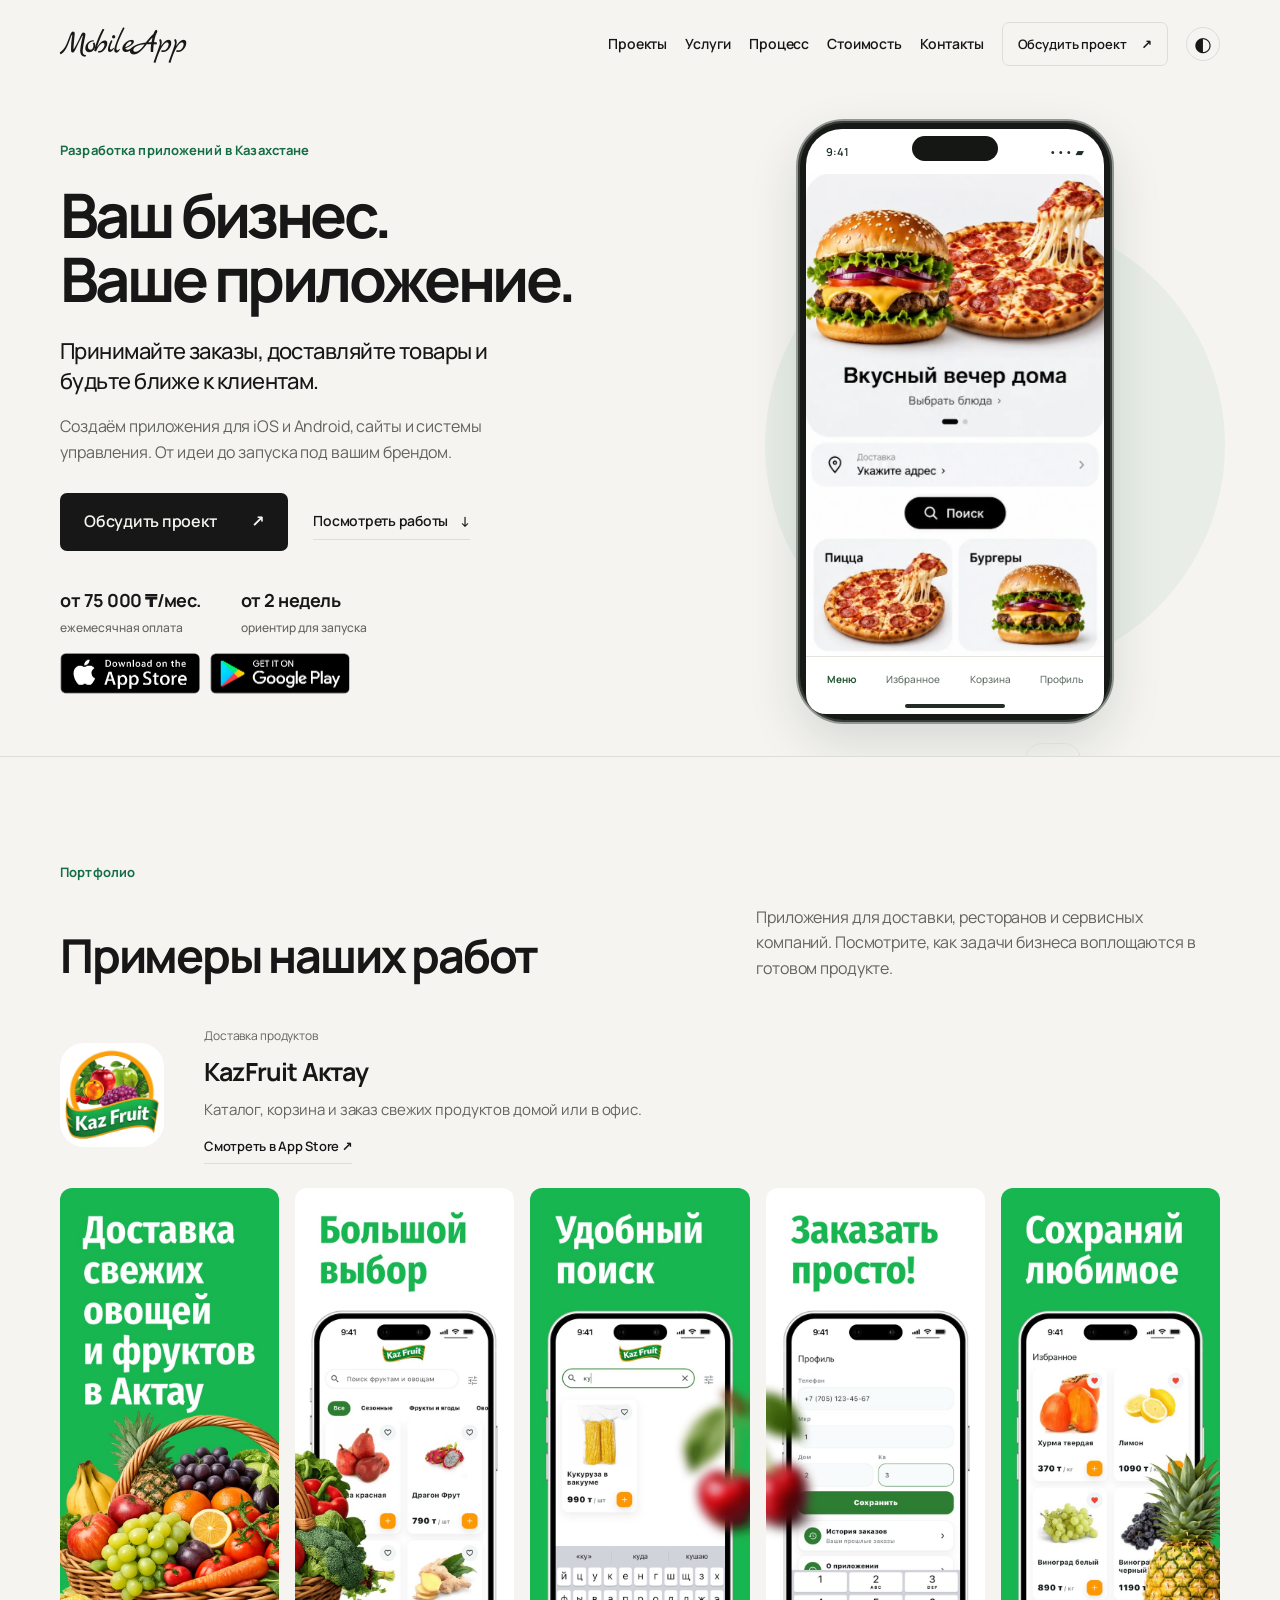
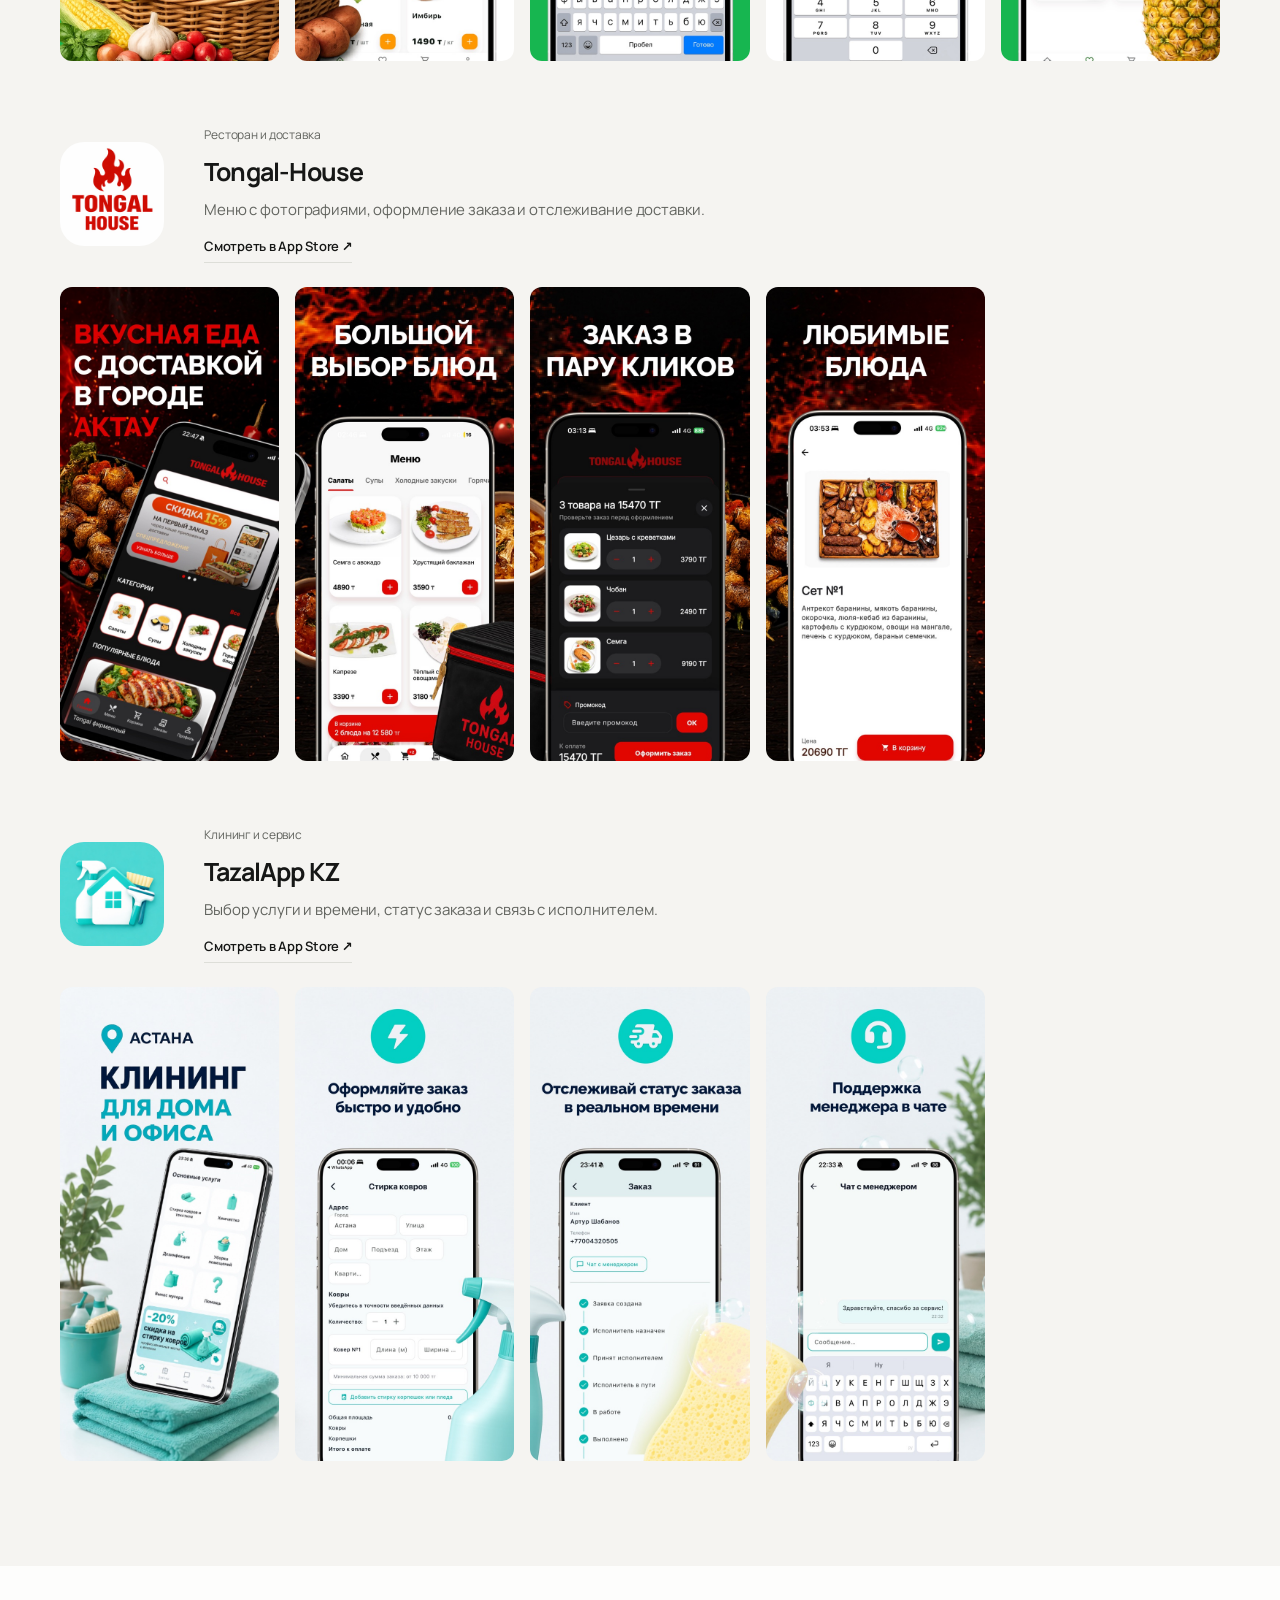
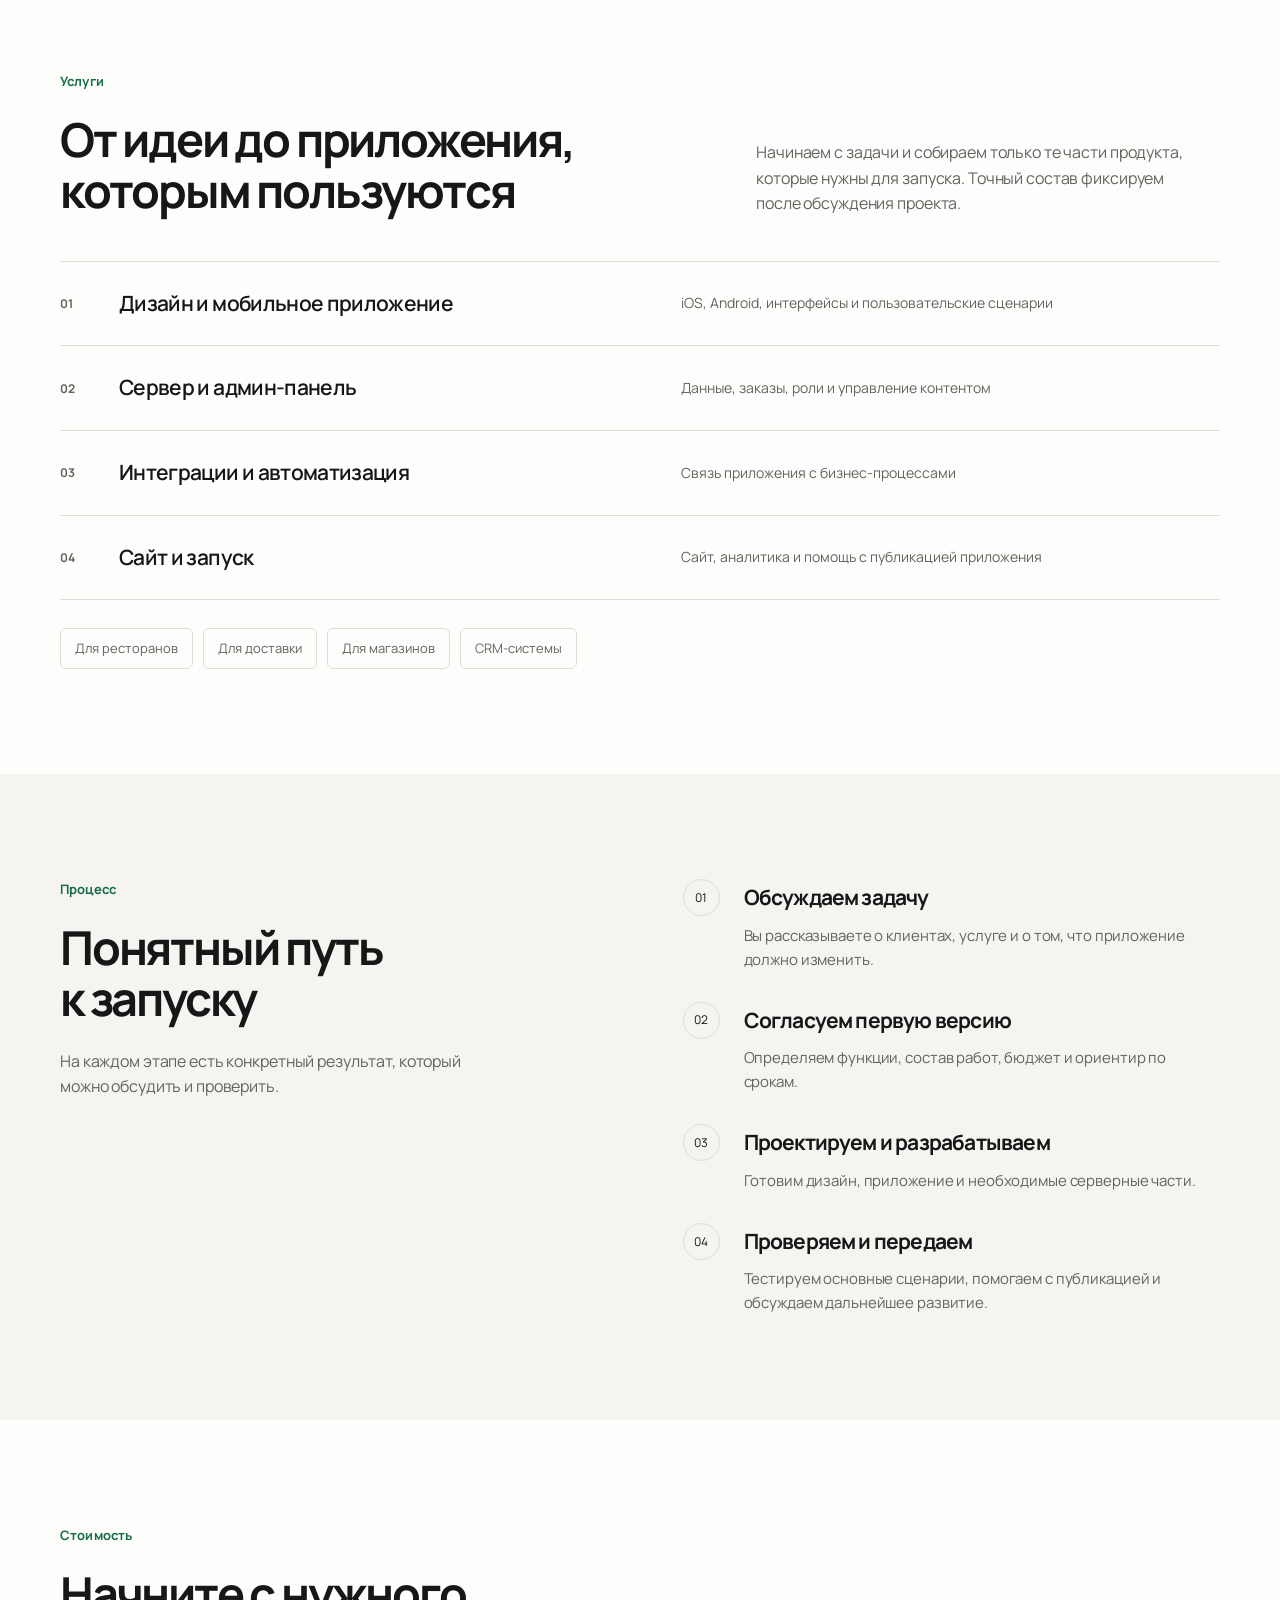
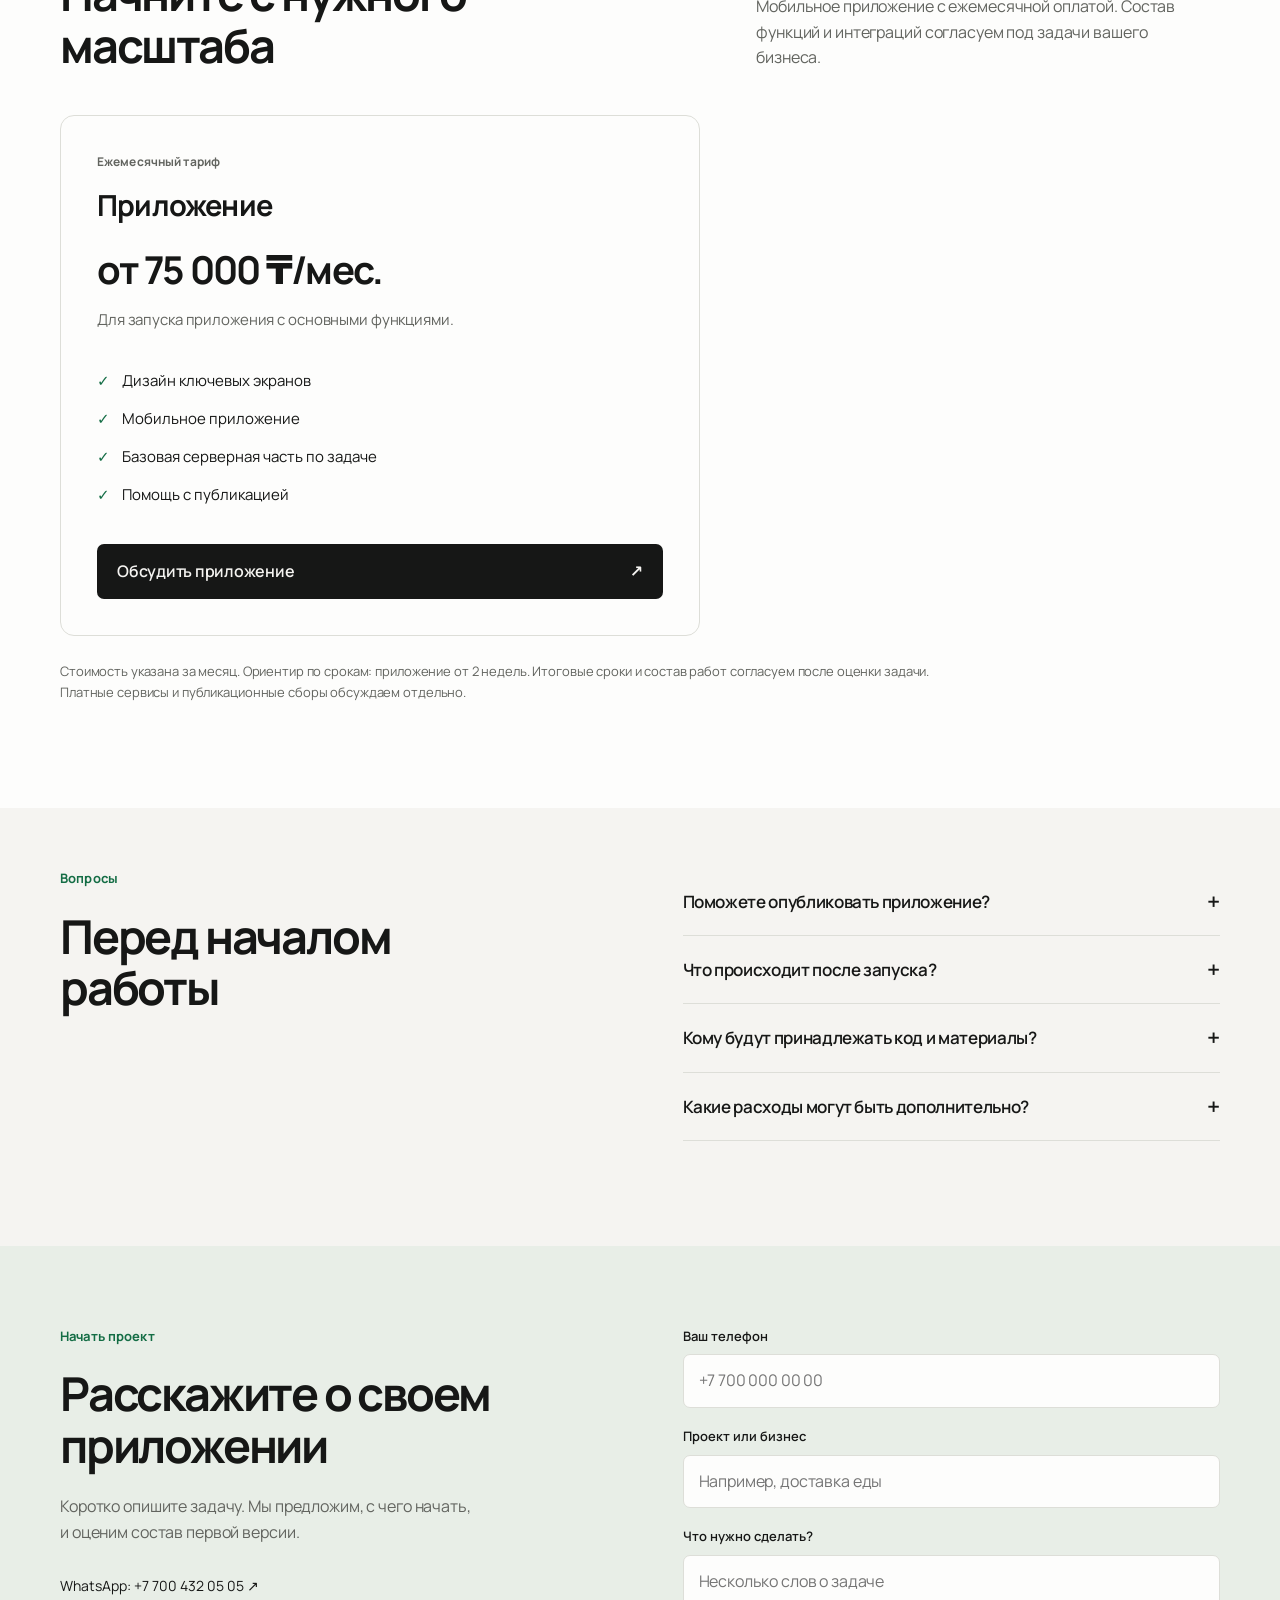
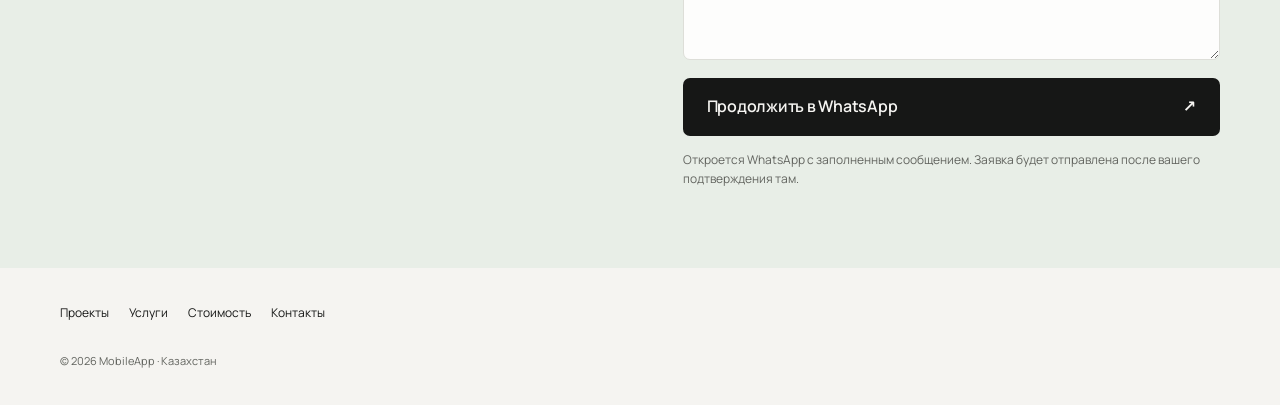
<file: index.html>
<!doctype html>
<html lang="ru" data-theme="light">
<head>
  <meta charset="utf-8">
  <meta name="viewport" content="width=device-width, initial-scale=1">
  <title>Разработка приложений в Казахстане — MobileApp</title>
  <meta name="description" content="Разрабатываем приложения для iOS и Android в Казахстане: доставка, рестораны, магазины и сервисы. От 75 000 ₸ в месяц. Посмотрите наши работы.">
  <link rel="canonical" href="https://mobileapp.kz/">
  <meta property="og:type" content="website">
  <meta property="og:url" content="https://mobileapp.kz/">
  <meta property="og:title" content="Разработка приложений в Казахстане — MobileApp">
  <meta property="og:description" content="Приложения для iOS и Android: доставка, рестораны и сервисы. От 75 000 ₸ в месяц. Реальные работы в App Store.">
  <meta property="og:image" content="https://mobileapp.kz/assets/portfolio-hero.jpg">
  <meta property="og:locale" content="ru_KZ">
  <meta name="twitter:card" content="summary_large_image">
  <meta name="theme-color" content="#f5f4f1">
  <link rel="stylesheet" href="starter-style.css?v=16">
  <link rel="icon" href="favicon.ico" sizes="any">
  <link rel="icon" type="image/png" sizes="32x32" href="assets/favicon-32.png">
  <link rel="apple-touch-icon" href="assets/favicon-512.png">
  <script async src="https://www.googletagmanager.com/gtag/js?id=AW-18126512497"></script>
  <script>
    window.dataLayer = window.dataLayer || [];
    function gtag(){dataLayer.push(arguments);}
    gtag('js', new Date());
    gtag('config', 'AW-18126512497');
    gtag('config', 'G-MHQBQCYL6B');
  </script>
  <script type="application/ld+json">
  {"@context":"https://schema.org","@graph":[{"@type":"Organization","@id":"https://mobileapp.kz/#organization","name":"MobileApp","url":"https://mobileapp.kz/","telephone":"+77004320505"},{"@type":"Service","name":"Разработка мобильных приложений для бизнеса","provider":{"@id":"https://mobileapp.kz/#organization"},"areaServed":{"@type":"Country","name":"Kazakhstan"}}]}
  </script>
</head>
<body>
  <a class="skip-link" href="#main">Перейти к содержанию</a>
  <header class="site-header" id="top">
    <div class="wrap header-row">
      <a class="wordmark text-wordmark" href="#top" aria-label="MobileApp, на главную">MobileApp</a>
      <nav class="site-nav" id="site-nav" aria-label="Основное меню">
        <a href="#projects">Проекты</a>
        <a href="#services">Услуги</a>
        <a href="#process">Процесс</a>
        <a href="#pricing">Стоимость</a>
        <a href="#contact">Контакты</a>
      </nav>
      <a class="header-contact" href="#contact">Обсудить проект <span aria-hidden="true">↗</span></a>
      <button class="theme-toggle" id="theme-toggle" type="button" aria-label="Включить тёмную тему">◐</button>
      <button class="menu-toggle" id="menu-toggle" type="button" aria-controls="site-nav" aria-expanded="false" aria-label="Открыть меню"><span></span><span></span></button>
    </div>
  </header>

  <main id="main">
    <section class="hero" aria-labelledby="hero-title">
      <div class="wrap hero-layout">
        <div class="hero-copy">
          <p class="eyebrow">Разработка приложений в Казахстане</p>
          <h1 id="hero-title">Ваш бизнес.<br>Ваше приложение.</h1>
          <p class="hero-lead">Принимайте заказы, доставляйте товары и будьте ближе к клиентам.</p>
          <p class="hero-detail">Создаём приложения для iOS и Android, сайты и системы управления. От идеи до запуска под вашим брендом.</p>
          <div class="hero-actions"><a class="button button-primary" href="#contact">Обсудить проект <span aria-hidden="true">↗</span></a><a class="text-link" href="#projects">Посмотреть работы <span aria-hidden="true">↓</span></a></div>
          <div class="hero-facts"><span><strong>от 75 000 ₸/мес.</strong>ежемесячная оплата</span><span><strong>от 2 недель</strong>ориентир для запуска</span></div>
          <div class="platform-badges"><span class="platform-badge platform-badge-ios" role="img" aria-label="App Store — приложения для iOS"></span><span class="platform-badge platform-badge-android" role="img" aria-label="Google Play — приложения для Android"></span></div>
        </div>
        <div class="hero-visual food-demo" aria-label="Демонстрационный концепт приложения доставки еды">
          <div class="demo-device">
            <div class="demo-status" aria-hidden="true"><span>9:41</span><span class="demo-island"></span><span>••• ▰</span></div>
            <div class="demo-viewport"><img class="demo-menu" src="assets/demo/restaurant-v2.webp" width="726" height="2167" alt="Пример меню доставки еды: пицца, боул с курицей, бургер, паста, чизкейк и лимонад" fetchpriority="high"></div>
            <div class="demo-bottom" aria-hidden="true"><span>Меню</span><span>Избранное</span><span>Корзина</span><span>Профиль</span></div>
            <div class="demo-home" aria-hidden="true"></div>
          </div>
          <div class="demo-caption"><span>Пример приложения доставки еды</span><button type="button" id="demo-pause" aria-label="Приостановить прокрутку примера" aria-pressed="false">Пауза</button></div>
        </div>
      </div>
    </section>
    <section class="section project-section" id="projects" aria-labelledby="projects-title">
      <div class="wrap">
        <div class="section-heading"><p class="eyebrow">Портфолио</p><h2 id="projects-title">Примеры наших работ</h2><p>Приложения для доставки, ресторанов и сервисных компаний. Посмотрите, как задачи бизнеса воплощаются в готовом продукте.</p></div>
        <div class="portfolio-grid">
          <article class="portfolio-card" id="kazfruit"><a class="portfolio-image portfolio-icon" href="https://apps.apple.com/ru/app/id6757389089" target="_blank" rel="noopener noreferrer" aria-label="Открыть KazFruit Актау в App Store"><img src="assets/portfolio/6757389089-icon.jpg" alt="Иконка KazFruit Актау" width="512" height="512" loading="lazy"></a><div class="project-screenshots" aria-label="Скриншоты KazFruit Актау из App Store"><a href="assets/portfolio/appstore/6757389089-1.jpg" target="_blank" rel="noopener" aria-label="Открыть скриншот 1 приложения KazFruit Актау"><img src="assets/portfolio/appstore/6757389089-1.jpg" alt="Корзина с фруктами и овощами — промоэкран доставки KazFruit Актау" width="617" height="1334" loading="lazy"></a><a href="assets/portfolio/appstore/6757389089-2.jpg" target="_blank" rel="noopener" aria-label="Открыть скриншот 2 приложения KazFruit Актау"><img src="assets/portfolio/appstore/6757389089-2.jpg" alt="Каталог продуктов KazFruit Актау с карточками фруктов, овощей и ценами" width="617" height="1334" loading="lazy"></a><a href="assets/portfolio/appstore/6757389089-3.jpg" target="_blank" rel="noopener" aria-label="Открыть скриншот 3 приложения KazFruit Актау"><img src="assets/portfolio/appstore/6757389089-3.jpg" alt="Поиск продуктов в приложении KazFruit Актау с результатом по кукурузе" width="617" height="1334" loading="lazy"></a><a href="assets/portfolio/appstore/6757389089-4.jpg" target="_blank" rel="noopener" aria-label="Открыть скриншот 4 приложения KazFruit Актау"><img src="assets/portfolio/appstore/6757389089-4.jpg" alt="Профиль покупателя KazFruit Актау с адресом и историей заказов" width="617" height="1334" loading="lazy"></a><a href="assets/portfolio/appstore/6757389089-5.jpg" target="_blank" rel="noopener" aria-label="Открыть скриншот 5 приложения KazFruit Актау"><img src="assets/portfolio/appstore/6757389089-5.jpg" alt="Избранные продукты в приложении KazFruit Актау" width="617" height="1334" loading="lazy"></a></div><div class="portfolio-info"><p>Доставка продуктов</p><h3>KazFruit Актау</h3><p>Каталог, корзина и заказ свежих продуктов домой или в офис.</p><a class="text-link" href="https://apps.apple.com/ru/app/id6757389089" target="_blank" rel="noopener noreferrer">Смотреть в App Store ↗</a></div></article>
          <article class="portfolio-card" id="tongal"><a class="portfolio-image portfolio-icon" href="https://apps.apple.com/kz/app/id6770426889" target="_blank" rel="noopener noreferrer" aria-label="Открыть Tongal-House в App Store"><img src="assets/portfolio/6770426889-icon.jpg" alt="Иконка Tongal-House" width="512" height="512" loading="lazy"></a><div class="project-screenshots" aria-label="Скриншоты Tongal-House из App Store"><a href="assets/portfolio/appstore/6770426889-1.jpg" target="_blank" rel="noopener" aria-label="Открыть скриншот 1 приложения Tongal-House"><img src="assets/portfolio/appstore/6770426889-1.jpg" alt="Главная страница Tongal-House с меню доставки еды в Актау" width="617" height="1334" loading="lazy"></a><a href="assets/portfolio/appstore/6770426889-2.jpg" target="_blank" rel="noopener" aria-label="Открыть скриншот 2 приложения Tongal-House"><img src="assets/portfolio/appstore/6770426889-2.jpg" alt="Меню блюд ресторана Tongal-House с фотографиями и ценами" width="617" height="1334" loading="lazy"></a><a href="assets/portfolio/appstore/6770426889-3.jpg" target="_blank" rel="noopener" aria-label="Открыть скриншот 3 приложения Tongal-House"><img src="assets/portfolio/appstore/6770426889-3.jpg" alt="Корзина Tongal-House с выбранными блюдами и суммой заказа" width="617" height="1334" loading="lazy"></a><a href="assets/portfolio/appstore/6770426889-4.jpg" target="_blank" rel="noopener" aria-label="Открыть скриншот 4 приложения Tongal-House"><img src="assets/portfolio/appstore/6770426889-4.jpg" alt="Карточка блюда Tongal-House с составом, фотографией и кнопкой заказа" width="617" height="1334" loading="lazy"></a></div><div class="portfolio-info"><p>Ресторан и доставка</p><h3>Tongal-House</h3><p>Меню с фотографиями, оформление заказа и отслеживание доставки.</p><a class="text-link" href="https://apps.apple.com/kz/app/id6770426889" target="_blank" rel="noopener noreferrer">Смотреть в App Store ↗</a></div></article>
          <article class="portfolio-card" id="tazal"><a class="portfolio-image portfolio-icon" href="https://apps.apple.com/ru/app/id6766642199" target="_blank" rel="noopener noreferrer" aria-label="Открыть TazalApp KZ в App Store"><img src="assets/portfolio/6766642199-icon.jpg" alt="Иконка TazalApp KZ" width="512" height="512" loading="lazy"></a><div class="project-screenshots" aria-label="Скриншоты TazalApp KZ из App Store"><a href="assets/portfolio/appstore/6766642199-1.jpg" target="_blank" rel="noopener" aria-label="Открыть скриншот 1 приложения TazalApp KZ"><img src="assets/portfolio/appstore/6766642199-1.jpg" alt="Главная страница TazalApp KZ с услугами клининга для дома и офиса" width="617" height="1334" loading="lazy"></a><a href="assets/portfolio/appstore/6766642199-2.jpg" target="_blank" rel="noopener" aria-label="Открыть скриншот 2 приложения TazalApp KZ"><img src="assets/portfolio/appstore/6766642199-2.jpg" alt="Форма заказа клининга в TazalApp KZ с адресом и параметрами уборки" width="617" height="1334" loading="lazy"></a><a href="assets/portfolio/appstore/6766642199-3.jpg" target="_blank" rel="noopener" aria-label="Открыть скриншот 3 приложения TazalApp KZ"><img src="assets/portfolio/appstore/6766642199-3.jpg" alt="Статус заказа клининга в TazalApp KZ с этапами выполнения" width="617" height="1334" loading="lazy"></a><a href="assets/portfolio/appstore/6766642199-4.jpg" target="_blank" rel="noopener" aria-label="Открыть скриншот 4 приложения TazalApp KZ"><img src="assets/portfolio/appstore/6766642199-4.jpg" alt="Чат с менеджером в приложении TazalApp KZ" width="617" height="1334" loading="lazy"></a></div><div class="portfolio-info"><p>Клининг и сервис</p><h3>TazalApp KZ</h3><p>Выбор услуги и времени, статус заказа и связь с исполнителем.</p><a class="text-link" href="https://apps.apple.com/ru/app/id6766642199" target="_blank" rel="noopener noreferrer">Смотреть в App Store ↗</a></div></article>
        </div>
      </div>
    </section>

    <section class="section services" id="services" aria-labelledby="services-title">
      <div class="wrap">
        <div class="section-heading"><p class="eyebrow">Услуги</p><h2 id="services-title">От идеи до приложения,<br>которым пользуются</h2><p>Начинаем с задачи и собираем только те части продукта, которые нужны для запуска. Точный состав фиксируем после обсуждения проекта.</p></div>
        <div class="service-lines">
          <div class="service-item"><span class="service-num">01</span><strong>Дизайн и мобильное приложение</strong><span>iOS, Android, интерфейсы и пользовательские сценарии</span></div>
          <div class="service-item"><span class="service-num">02</span><strong>Сервер и админ-панель</strong><span>Данные, заказы, роли и управление контентом</span></div>
          <div class="service-item"><span class="service-num">03</span><strong>Интеграции и автоматизация</strong><span>Связь приложения с бизнес-процессами</span></div>
          <div class="service-item"><span class="service-num">04</span><strong>Сайт и запуск</strong><span>Сайт, аналитика и помощь с публикацией приложения</span></div>
        </div>
        <div class="service-links" aria-label="Дополнительные направления"><span>Для ресторанов</span><span>Для доставки</span><span>Для магазинов</span><span>CRM-системы</span></div>
      </div>
    </section>

    <section class="section process" id="process" aria-labelledby="process-title">
      <div class="wrap process-layout">
        <div><p class="eyebrow">Процесс</p><h2 id="process-title">Понятный путь<br>к запуску</h2><p class="section-intro">На каждом этапе есть конкретный результат, который можно обсудить и проверить.</p></div>
        <ol class="process-list">
          <li><span>01</span><div><h3>Обсуждаем задачу</h3><p>Вы рассказываете о клиентах, услуге и о том, что приложение должно изменить.</p></div></li>
          <li><span>02</span><div><h3>Согласуем первую версию</h3><p>Определяем функции, состав работ, бюджет и ориентир по срокам.</p></div></li>
          <li><span>03</span><div><h3>Проектируем и разрабатываем</h3><p>Готовим дизайн, приложение и необходимые серверные части.</p></div></li>
          <li><span>04</span><div><h3>Проверяем и передаем</h3><p>Тестируем основные сценарии, помогаем с публикацией и обсуждаем дальнейшее развитие.</p></div></li>
        </ol>
      </div>
    </section>

    <section class="section pricing" id="pricing" aria-labelledby="pricing-title">
      <div class="wrap">
        <div class="section-heading"><p class="eyebrow">Стоимость</p><h2 id="pricing-title">Начните с нужного<br>масштаба</h2><p>Мобильное приложение с ежемесячной оплатой. Состав функций и интеграций согласуем под задачи вашего бизнеса.</p></div>
        <div class="pricing-grid">
          <article class="price-option"><span class="price-label">Ежемесячный тариф</span><h3>Приложение</h3><p class="price-number">от 75 000 ₸/мес.</p><p>Для запуска приложения с основными функциями.</p><ul><li>Дизайн ключевых экранов</li><li>Мобильное приложение</li><li>Базовая серверная часть по задаче</li><li>Помощь с публикацией</li></ul><a href="#contact">Обсудить приложение <span aria-hidden="true">↗</span></a></article>
        </div>
        <p class="price-note">Стоимость указана за месяц. Ориентир по срокам: приложение от 2 недель. Итоговые сроки и состав работ согласуем после оценки задачи. Платные сервисы и публикационные сборы обсуждаем отдельно.</p>
      </div>
    </section>


    <section class="section faq" aria-labelledby="faq-title"><div class="wrap faq-layout"><div><p class="eyebrow">Вопросы</p><h2 id="faq-title">Перед началом<br>работы</h2></div><div class="faq-list"><details><summary>Поможете опубликовать приложение?</summary><p>Да, помощь с подготовкой и публикацией входит в обсуждаемый состав проекта. Аккаунты и требования магазинов приложений уточняем отдельно.</p></details><details><summary>Что происходит после запуска?</summary><p>Поддержку и развитие можно запланировать следующими этапами. Объём работ и условия согласуем для вашего проекта.</p></details><details><summary>Кому будут принадлежать код и материалы?</summary><p>Права, доступы и передаваемые материалы фиксируем в договорённостях до начала разработки.</p></details><details><summary>Какие расходы могут быть дополнительно?</summary><p>В зависимости от проекта могут потребоваться аккаунты магазинов, хостинг, платные сервисы и интеграции. Покажем такие расходы в оценке.</p></details></div></div></section>

    <section class="contact" id="contact" aria-labelledby="contact-title"><div class="wrap contact-layout"><div><p class="eyebrow eyebrow-light">Начать проект</p><h2 id="contact-title">Расскажите о своем<br>приложении</h2><p>Коротко опишите задачу. Мы предложим, с чего начать, и оценим состав первой версии.</p><div class="contact-details"><a href="https://wa.me/77004320505" data-whatsapp="direct" target="_blank" rel="noopener noreferrer">WhatsApp: +7 700 432 05 05 ↗</a></div></div><form id="lead-form" class="lead-form" action="#" method="post"><label>Ваш телефон<input name="phone" type="tel" autocomplete="tel" placeholder="+7 700 000 00 00" required minlength="9"></label><label>Проект или бизнес<input name="project" type="text" placeholder="Например, доставка еды" required maxlength="120"></label><label>Что нужно сделать?<textarea name="message" rows="3" placeholder="Несколько слов о задаче"></textarea></label><button class="button button-light" type="submit">Продолжить в WhatsApp <span aria-hidden="true">↗</span></button><p class="form-note">Откроется WhatsApp с заполненным сообщением. Заявка будет отправлена после вашего подтверждения там.</p><div id="form-followup" class="form-followup" hidden><p>Сообщение отправлено в WhatsApp?</p><button type="button" id="confirm-sent">Да, отправил</button></div><p id="form-status" class="form-status" role="status" hidden></p></form></div></section>
  </main>

  <footer class="footer"><div class="wrap footer-layout"><nav aria-label="Ссылки в подвале"><a href="#projects">Проекты</a><a href="#services">Услуги</a><a href="#pricing">Стоимость</a><a href="#contact">Контакты</a></nav><p>© <span id="year"></span> MobileApp · Казахстан</p></div></footer>
  <script src="starter-site.js?v=4" defer></script>
</body>
</html>
</file>
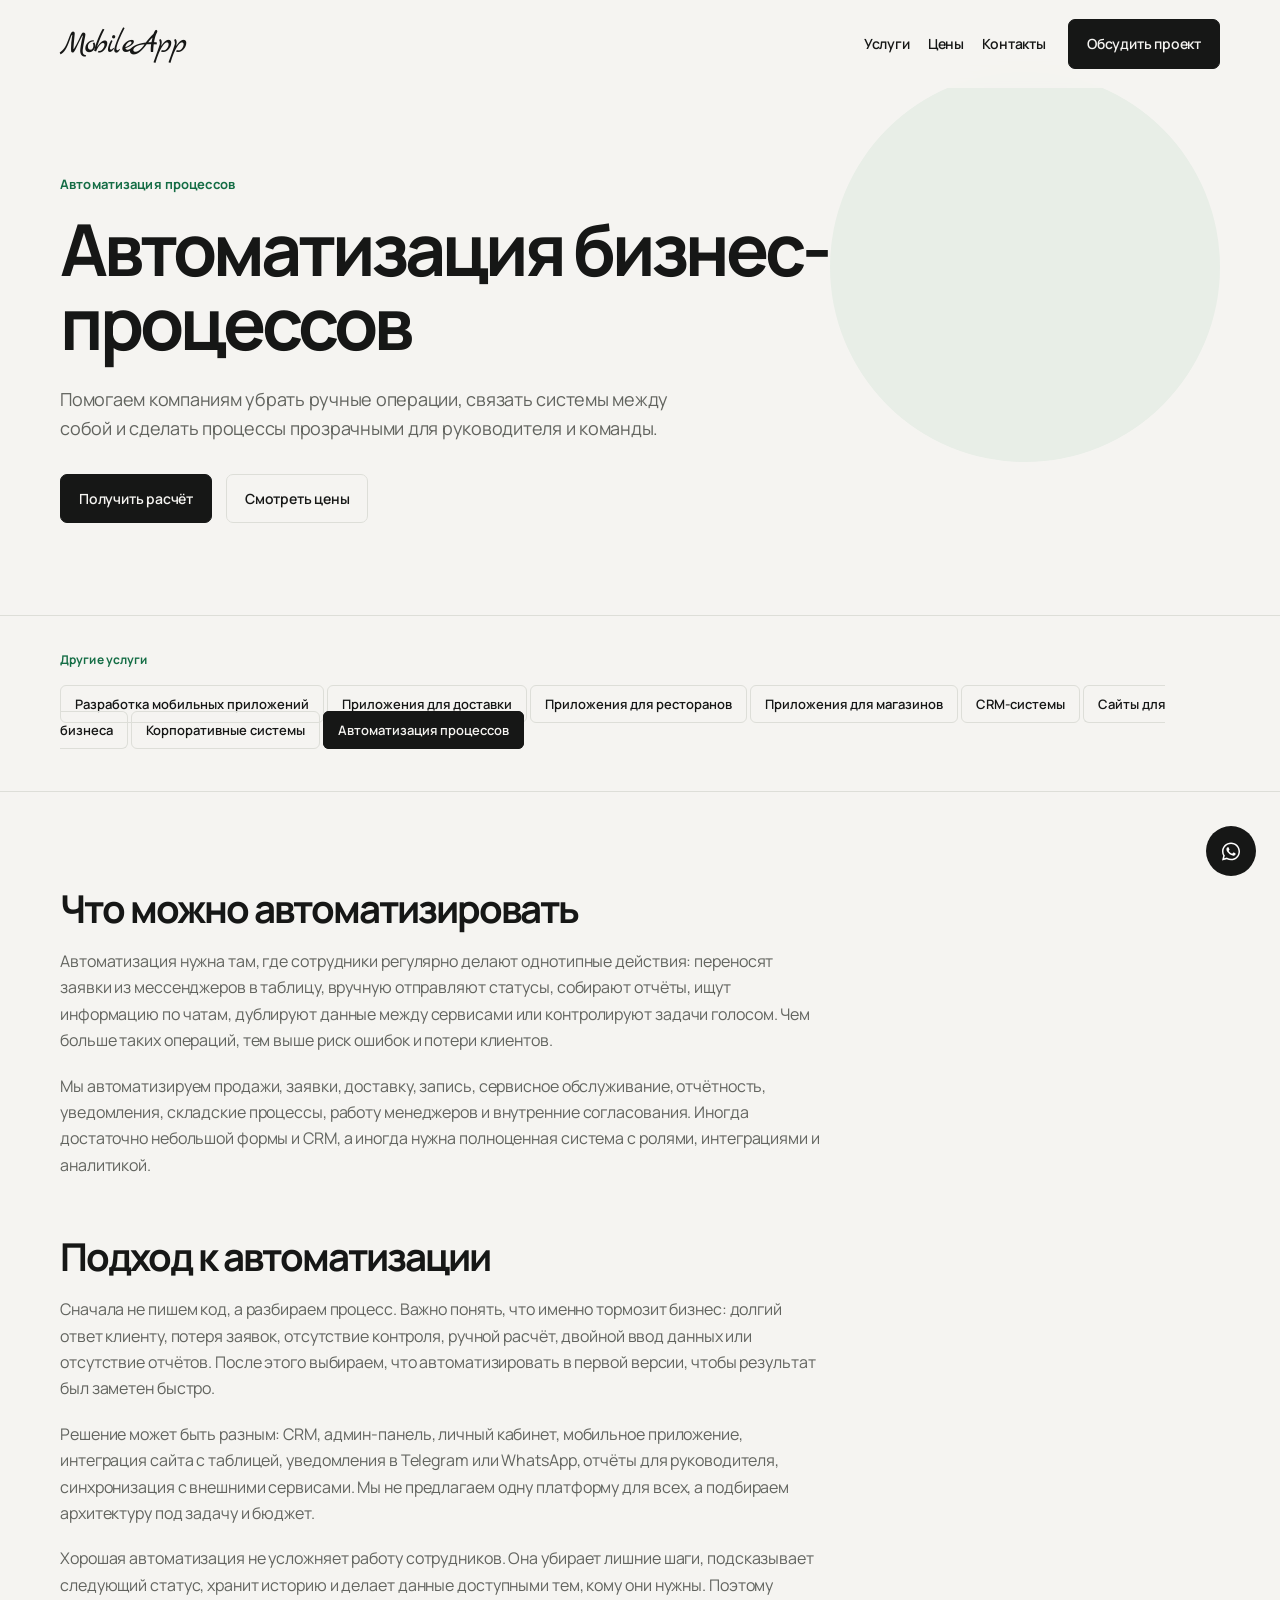
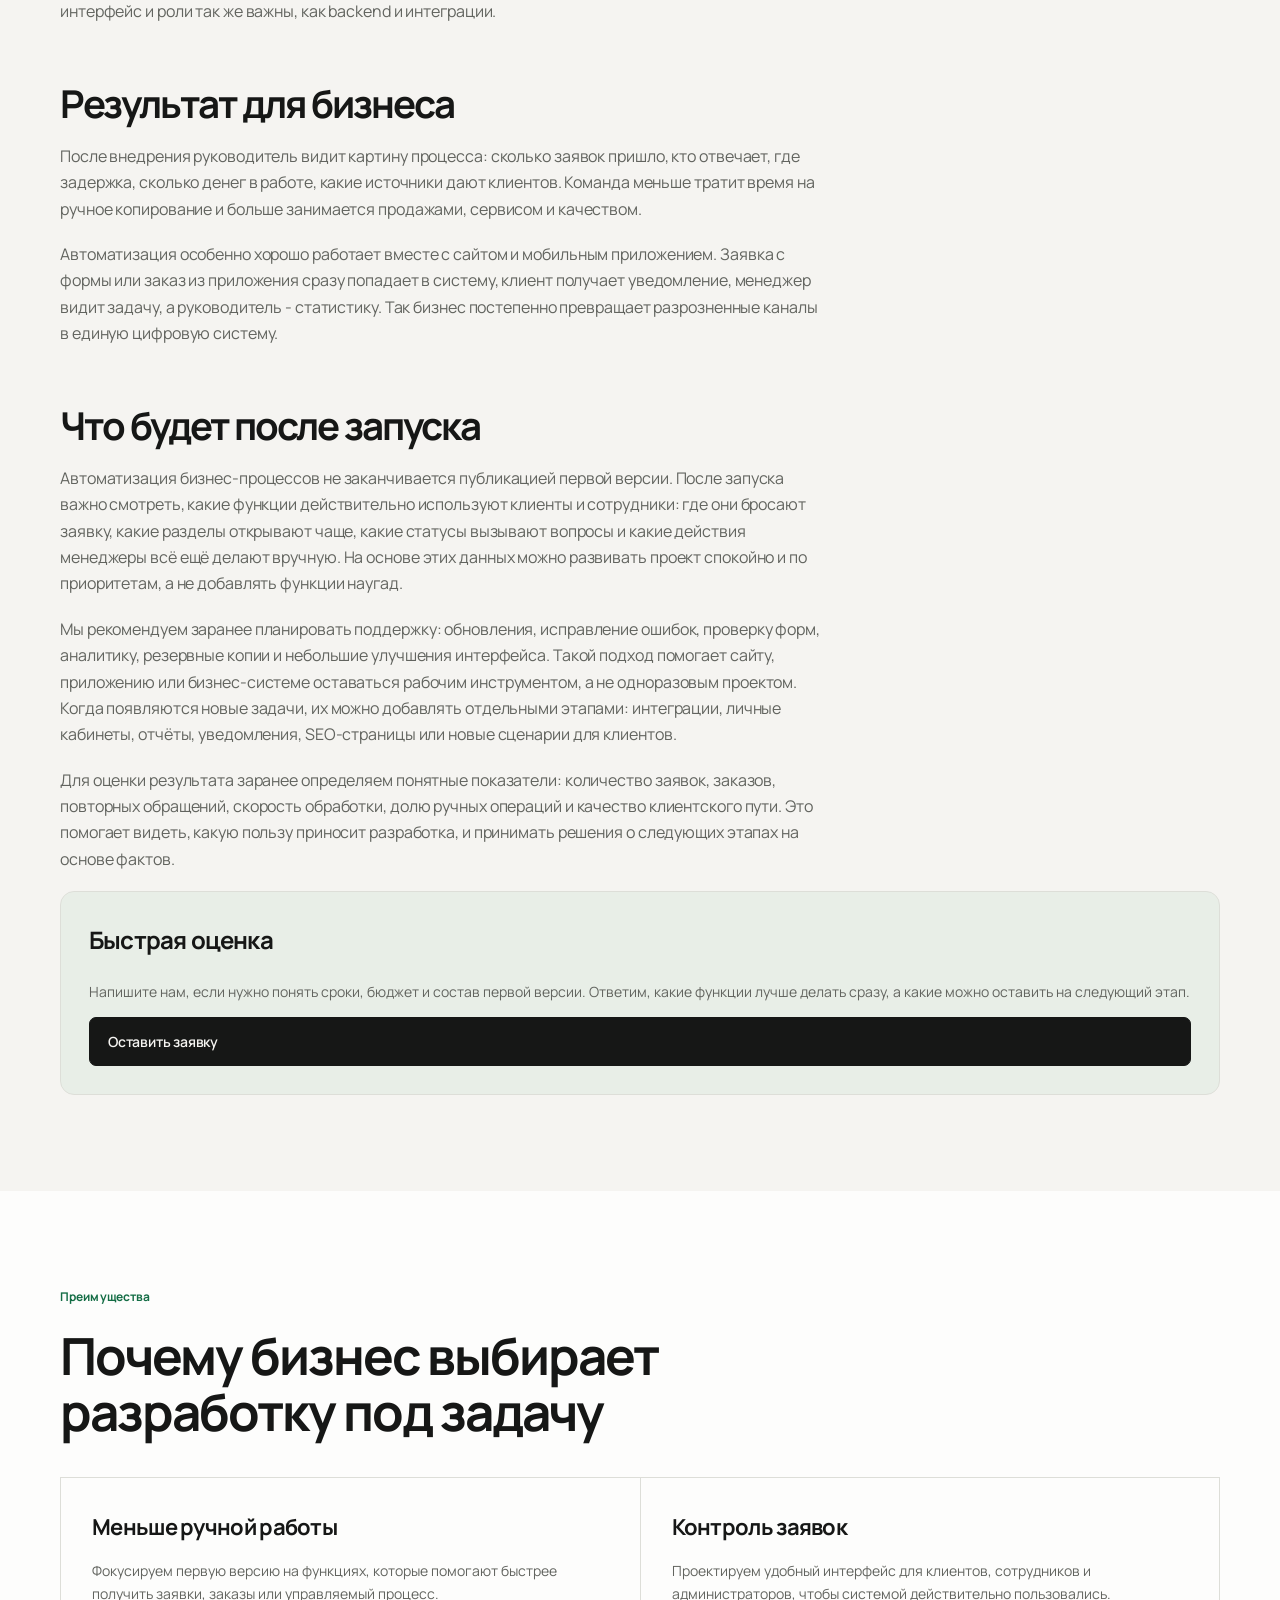
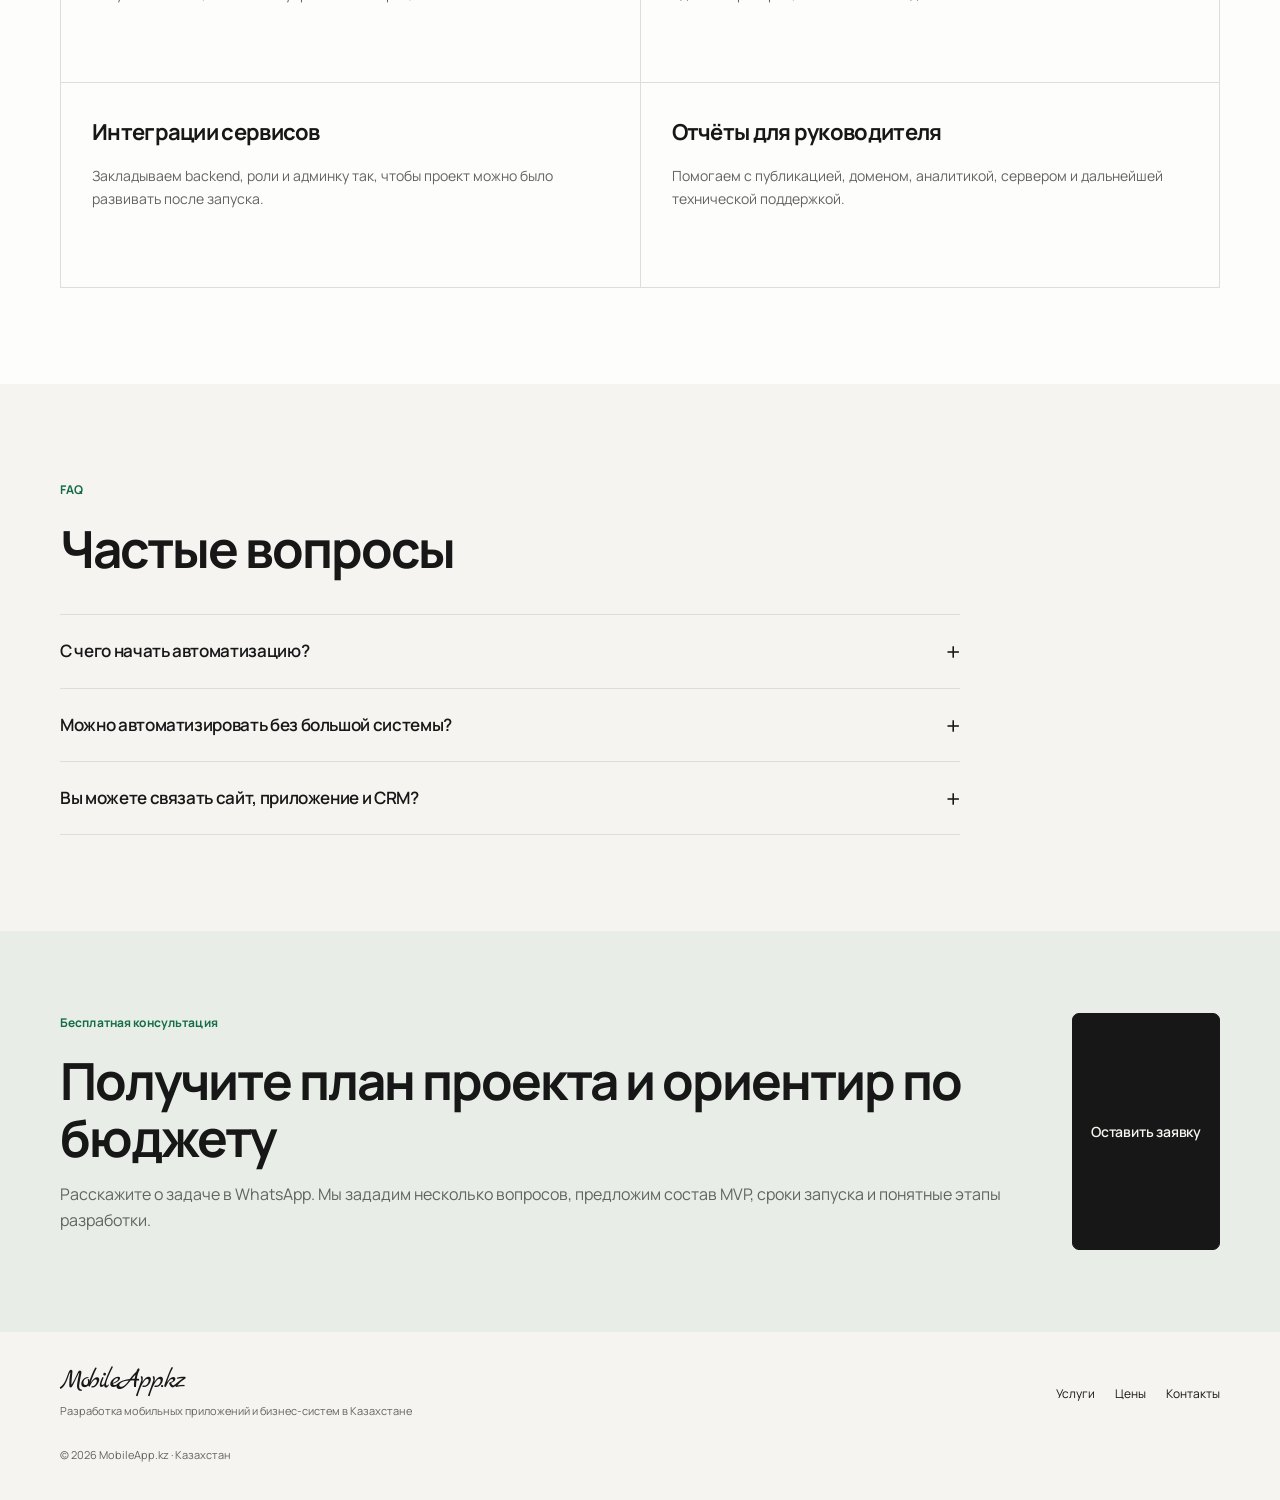
<file: services/business-automation.html>
<!DOCTYPE html>
<html lang="ru">
<head>
  <!-- Google tag (gtag.js) -->
  <script async src="https://www.googletagmanager.com/gtag/js?id=AW-18126512497"></script>
  <script>
    window.dataLayer = window.dataLayer || [];
    function gtag(){dataLayer.push(arguments);}
    gtag('js', new Date());

    gtag('config', 'AW-18126512497');
    gtag('config', 'G-MHQBQCYL6B');
  </script>
  <meta charset="UTF-8">
  <meta name="viewport" content="width=device-width, initial-scale=1.0">
  <title>Автоматизация бизнес-процессов | MobileApp.kz</title>
  <meta name="description" content="Автоматизация бизнеса: заявки, CRM, уведомления, отчёты, интеграции, внутренние системы и сокращение ручной работы.">
  <link rel="canonical" href="https://mobileapp.kz/services/business-automation.html">
  <meta property="og:type" content="website">
  <meta property="og:url" content="https://mobileapp.kz/services/business-automation.html">
  <meta property="og:title" content="Автоматизация бизнес-процессов | MobileApp.kz">
  <meta property="og:description" content="Автоматизация бизнеса: заявки, CRM, уведомления, отчёты, интеграции, внутренние системы и сокращение ручной работы.">
  <meta property="og:locale" content="ru_KZ">
  <meta name="twitter:card" content="summary_large_image">
  <link rel="stylesheet" href="../service-theme.css?v=6">
  <link rel="icon" href="../favicon.ico" sizes="any">
  <link rel="icon" type="image/png" sizes="32x32" href="../assets/favicon-32.png">
  <link rel="apple-touch-icon" href="../assets/favicon-512.png">
  <meta name="theme-color" content="#090b1a">
  <script type="application/ld+json">
{
  "@context": "https://schema.org",
  "@graph": [
    {
      "@type": "Organization",
      "@id": "https://mobileapp.kz/#organization",
      "name": "MobileApp.kz",
      "url": "https://mobileapp.kz",
      "telephone": "+77004320505"
    },
    {
      "@type": "LocalBusiness",
      "@id": "https://mobileapp.kz/#localbusiness",
      "name": "MobileApp.kz",
      "url": "https://mobileapp.kz",
      "areaServed": {
        "@type": "Country",
        "name": "Kazakhstan"
      },
      "address": {
        "@type": "PostalAddress",
        "addressCountry": "KZ"
      },
      "priceRange": "$$"
    },
    {
      "@type": "Service",
      "@id": "https://mobileapp.kz/services/business-automation.html#service",
      "name": "Автоматизация бизнес-процессов",
      "provider": {
        "@id": "https://mobileapp.kz/#organization"
      },
      "areaServed": {
        "@type": "Country",
        "name": "Kazakhstan"
      },
      "url": "https://mobileapp.kz/services/business-automation.html",
      "description": "Автоматизация бизнеса: заявки, CRM, уведомления, отчёты, интеграции, внутренние системы и сокращение ручной работы."
    },
    {
      "@type": "FAQPage",
      "@id": "https://mobileapp.kz/services/business-automation.html#faq",
      "mainEntity": [
        {
          "@type": "Question",
          "name": "С чего начать автоматизацию?",
          "acceptedAnswer": {
            "@type": "Answer",
            "text": "Лучше начать с процесса, где чаще всего теряются деньги или время: заявки, продажи, статусы, отчёты или повторные операции."
          }
        },
        {
          "@type": "Question",
          "name": "Можно автоматизировать без большой системы?",
          "acceptedAnswer": {
            "@type": "Answer",
            "text": "Да. Иногда достаточно небольшой CRM, админки или интеграции между формой, таблицей и уведомлениями."
          }
        },
        {
          "@type": "Question",
          "name": "Вы можете связать сайт, приложение и CRM?",
          "acceptedAnswer": {
            "@type": "Answer",
            "text": "Да. Это один из самых полезных сценариев: все заявки и заказы попадают в единый контур."
          }
        }
      ]
    }
  ]
}
  </script>
</head>
<body class="service-page">
  <header class="header" id="top">
    <div class="container header__inner">
      <a href="/" class="logo" aria-label="MobileApp.kz - на главную">
        <span class="logo__icon">◆</span>
        <span class="logo__text">MobileApp<span class="logo__dot">.kz</span></span>
      </a>
      <nav class="nav" id="nav" aria-label="Основное меню">
        <a href="/#services">Услуги</a>
        <a href="/#pricing">Цены</a>
        <a href="/#contact">Контакты</a>
      </nav>
      <a href="#contact" class="btn btn--primary header__cta">Обсудить проект</a>
      <button class="burger" id="burger" aria-label="Открыть меню" aria-expanded="false">
        <span></span><span></span><span></span>
      </button>
    </div>
  </header>

  <main>
    <section class="service-hero service-hero--app">
      <div class="container service-hero__grid">
        <div>
          <p class="badge">Автоматизация процессов</p>
          <h1>Автоматизация бизнес-процессов</h1>
          <p>Помогаем компаниям убрать ручные операции, связать системы между собой и сделать процессы прозрачными для руководителя и команды.</p>
          <div class="hero__actions">
            <a href="#contact" class="btn btn--primary btn--lg">Получить расчёт</a>
            <a href="/#pricing" class="btn btn--ghost btn--lg">Смотреть цены</a>
          </div>
        </div>
      </div>
    </section>

    <section class="section service-nav-section">
      <div class="container">
        <p class="section__eyebrow">Другие услуги</p>
        <div class="service-nav">
          <a class="service-nav__link" href="/services/mobile-app-development.html">Разработка мобильных приложений</a>
          <a class="service-nav__link" href="/services/delivery-app-development.html">Приложения для доставки</a>
          <a class="service-nav__link" href="/services/restaurant-app-development.html">Приложения для ресторанов</a>
          <a class="service-nav__link" href="/services/shop-app-development.html">Приложения для магазинов</a>
          <a class="service-nav__link" href="/services/crm-development.html">CRM-системы</a>
          <a class="service-nav__link" href="/services/business-website-development.html">Сайты для бизнеса</a>
          <a class="service-nav__link" href="/services/corporate-systems-development.html">Корпоративные системы</a>
          <a class="service-nav__link service-nav__link--active" href="/services/business-automation.html">Автоматизация процессов</a>
        </div>
      </div>
    </section>

    <section class="section service-content">
      <div class="container service-content__grid">
        <article class="service-article">
          <h2>Что можно автоматизировать</h2><p>Автоматизация нужна там, где сотрудники регулярно делают однотипные действия: переносят заявки из мессенджеров в таблицу, вручную отправляют статусы, собирают отчёты, ищут информацию по чатам, дублируют данные между сервисами или контролируют задачи голосом. Чем больше таких операций, тем выше риск ошибок и потери клиентов.</p><p>Мы автоматизируем продажи, заявки, доставку, запись, сервисное обслуживание, отчётность, уведомления, складские процессы, работу менеджеров и внутренние согласования. Иногда достаточно небольшой формы и CRM, а иногда нужна полноценная система с ролями, интеграциями и аналитикой.</p><h2>Подход к автоматизации</h2><p>Сначала не пишем код, а разбираем процесс. Важно понять, что именно тормозит бизнес: долгий ответ клиенту, потеря заявок, отсутствие контроля, ручной расчёт, двойной ввод данных или отсутствие отчётов. После этого выбираем, что автоматизировать в первой версии, чтобы результат был заметен быстро.</p><p>Решение может быть разным: CRM, админ-панель, личный кабинет, мобильное приложение, интеграция сайта с таблицей, уведомления в Telegram или WhatsApp, отчёты для руководителя, синхронизация с внешними сервисами. Мы не предлагаем одну платформу для всех, а подбираем архитектуру под задачу и бюджет.</p><p>Хорошая автоматизация не усложняет работу сотрудников. Она убирает лишние шаги, подсказывает следующий статус, хранит историю и делает данные доступными тем, кому они нужны. Поэтому интерфейс и роли так же важны, как backend и интеграции.</p><h2>Результат для бизнеса</h2><p>После внедрения руководитель видит картину процесса: сколько заявок пришло, кто отвечает, где задержка, сколько денег в работе, какие источники дают клиентов. Команда меньше тратит время на ручное копирование и больше занимается продажами, сервисом и качеством.</p><p>Автоматизация особенно хорошо работает вместе с сайтом и мобильным приложением. Заявка с формы или заказ из приложения сразу попадает в систему, клиент получает уведомление, менеджер видит задачу, а руководитель - статистику. Так бизнес постепенно превращает разрозненные каналы в единую цифровую систему.</p><h2>Что будет после запуска</h2><p>Автоматизация бизнес-процессов не заканчивается публикацией первой версии. После запуска важно смотреть, какие функции действительно используют клиенты и сотрудники: где они бросают заявку, какие разделы открывают чаще, какие статусы вызывают вопросы и какие действия менеджеры всё ещё делают вручную. На основе этих данных можно развивать проект спокойно и по приоритетам, а не добавлять функции наугад.</p><p>Мы рекомендуем заранее планировать поддержку: обновления, исправление ошибок, проверку форм, аналитику, резервные копии и небольшие улучшения интерфейса. Такой подход помогает сайту, приложению или бизнес-системе оставаться рабочим инструментом, а не одноразовым проектом. Когда появляются новые задачи, их можно добавлять отдельными этапами: интеграции, личные кабинеты, отчёты, уведомления, SEO-страницы или новые сценарии для клиентов.</p><p>Для оценки результата заранее определяем понятные показатели: количество заявок, заказов, повторных обращений, скорость обработки, долю ручных операций и качество клиентского пути. Это помогает видеть, какую пользу приносит разработка, и принимать решения о следующих этапах на основе фактов.</p>
        </article>
        <aside class="service-sidebar">
          <h2>Быстрая оценка</h2>
          <p>Напишите нам, если нужно понять сроки, бюджет и состав первой версии. Ответим, какие функции лучше делать сразу, а какие можно оставить на следующий этап.</p>
          <a class="btn btn--primary btn--full" href="#contact">Оставить заявку</a>
        </aside>
      </div>
    </section>

    <section class="section section--alt">
      <div class="container">
        <div class="section__head">
          <p class="section__eyebrow">Преимущества</p>
          <h2>Почему бизнес выбирает разработку под задачу</h2>
        </div>
        <div class="cards cards--4">
          <article class="card"><h3>Меньше ручной работы</h3><p>Фокусируем первую версию на функциях, которые помогают быстрее получить заявки, заказы или управляемый процесс.</p></article>
          <article class="card"><h3>Контроль заявок</h3><p>Проектируем удобный интерфейс для клиентов, сотрудников и администраторов, чтобы системой действительно пользовались.</p></article>
          <article class="card"><h3>Интеграции сервисов</h3><p>Закладываем backend, роли и админку так, чтобы проект можно было развивать после запуска.</p></article>
          <article class="card"><h3>Отчёты для руководителя</h3><p>Помогаем с публикацией, доменом, аналитикой, сервером и дальнейшей технической поддержкой.</p></article>
        </div>
      </div>
    </section>

    <section class="section">
      <div class="container">
        <div class="section__head">
          <p class="section__eyebrow">FAQ</p>
          <h2>Частые вопросы</h2>
        </div>
        <div class="faq-list">
          <details class="faq-item"><summary>С чего начать автоматизацию?</summary><p>Лучше начать с процесса, где чаще всего теряются деньги или время: заявки, продажи, статусы, отчёты или повторные операции.</p></details>
          <details class="faq-item"><summary>Можно автоматизировать без большой системы?</summary><p>Да. Иногда достаточно небольшой CRM, админки или интеграции между формой, таблицей и уведомлениями.</p></details>
          <details class="faq-item"><summary>Вы можете связать сайт, приложение и CRM?</summary><p>Да. Это один из самых полезных сценариев: все заявки и заказы попадают в единый контур.</p></details>
        </div>
      </div>
    </section>


    <section class="service-cta" id="contact">
      <div class="container service-cta__inner">
        <div>
          <p class="section__eyebrow">Бесплатная консультация</p>
          <h2>Получите план проекта и ориентир по бюджету</h2>
          <p>Расскажите о задаче в WhatsApp. Мы зададим несколько вопросов, предложим состав MVP, сроки запуска и понятные этапы разработки.</p>
        </div>
        <a class="btn btn--primary btn--lg" href="https://wa.me/77004320505?text=%D0%97%D0%B4%D1%80%D0%B0%D0%B2%D1%81%D1%82%D0%B2%D1%83%D0%B9%D1%82%D0%B5!%20%D0%A5%D0%BE%D1%87%D1%83%20%D0%BE%D0%B1%D1%81%D1%83%D0%B4%D0%B8%D1%82%D1%8C%20%D0%BF%D1%80%D0%BE%D0%B5%D0%BA%D1%82%20%D0%B4%D0%BB%D1%8F%20mobileapp.kz" target="_blank" rel="noopener noreferrer">Оставить заявку</a>
      </div>
    </section>

  </main>

  <footer class="footer">
    <div class="container footer__inner">
      <div class="footer__brand">
        <a href="/" class="logo logo--footer">
          <span class="logo__icon">◆</span>
          <span class="logo__text">MobileApp.kz</span>
        </a>
        <p>Разработка мобильных приложений и бизнес-систем в Казахстане</p>
      </div>
      <nav class="footer__nav" aria-label="Подвал">
        <a href="/#services">Услуги</a>
        <a href="/#pricing">Цены</a>
        <a href="/#contact">Контакты</a>
      </nav>
      <p class="footer__copy">© <span id="year"></span> MobileApp.kz · Казахстан</p>
    </div>
  </footer>

  <a class="whatsapp-float" href="https://wa.me/77004320505" target="_blank" rel="noopener noreferrer" aria-label="Написать в WhatsApp">
    <svg viewBox="0 0 32 32" aria-hidden="true" focusable="false">
      <path d="M16.04 4C9.4 4 4 9.31 4 15.85c0 2.09.56 4.13 1.63 5.92L4 28l6.4-1.62a12.2 12.2 0 0 0 5.64 1.38C22.69 27.76 28 22.45 28 15.9 28 9.35 22.69 4 16.04 4Zm0 21.76c-1.78 0-3.53-.48-5.04-1.38l-.36-.22-3.8.96.98-3.63-.24-.38A9.85 9.85 0 0 1 6 15.85C6 10.42 10.5 6 16.04 6 21.56 6 26 10.43 26 15.9c0 5.44-4.44 9.86-9.96 9.86Zm5.5-7.36c-.3-.15-1.78-.87-2.05-.96-.28-.1-.48-.15-.68.15-.2.3-.78.96-.96 1.16-.18.2-.35.22-.65.08-.3-.15-1.27-.46-2.42-1.48-.9-.79-1.5-1.76-1.68-2.06-.18-.3-.02-.46.13-.61.14-.14.3-.35.45-.52.15-.18.2-.3.3-.5.1-.2.05-.37-.02-.52-.08-.15-.68-1.61-.93-2.21-.24-.58-.49-.5-.68-.51h-.58c-.2 0-.52.07-.8.37-.28.3-1.05 1.01-1.05 2.46s1.08 2.86 1.23 3.06c.15.2 2.12 3.18 5.14 4.46.72.31 1.28.5 1.72.64.72.23 1.38.2 1.9.12.58-.09 1.78-.72 2.03-1.42.25-.7.25-1.3.18-1.42-.08-.13-.28-.2-.58-.35Z"/>
    </svg>
  </a>
  <script src="../script.js?v=6"></script>
</body>
</html>
</file>
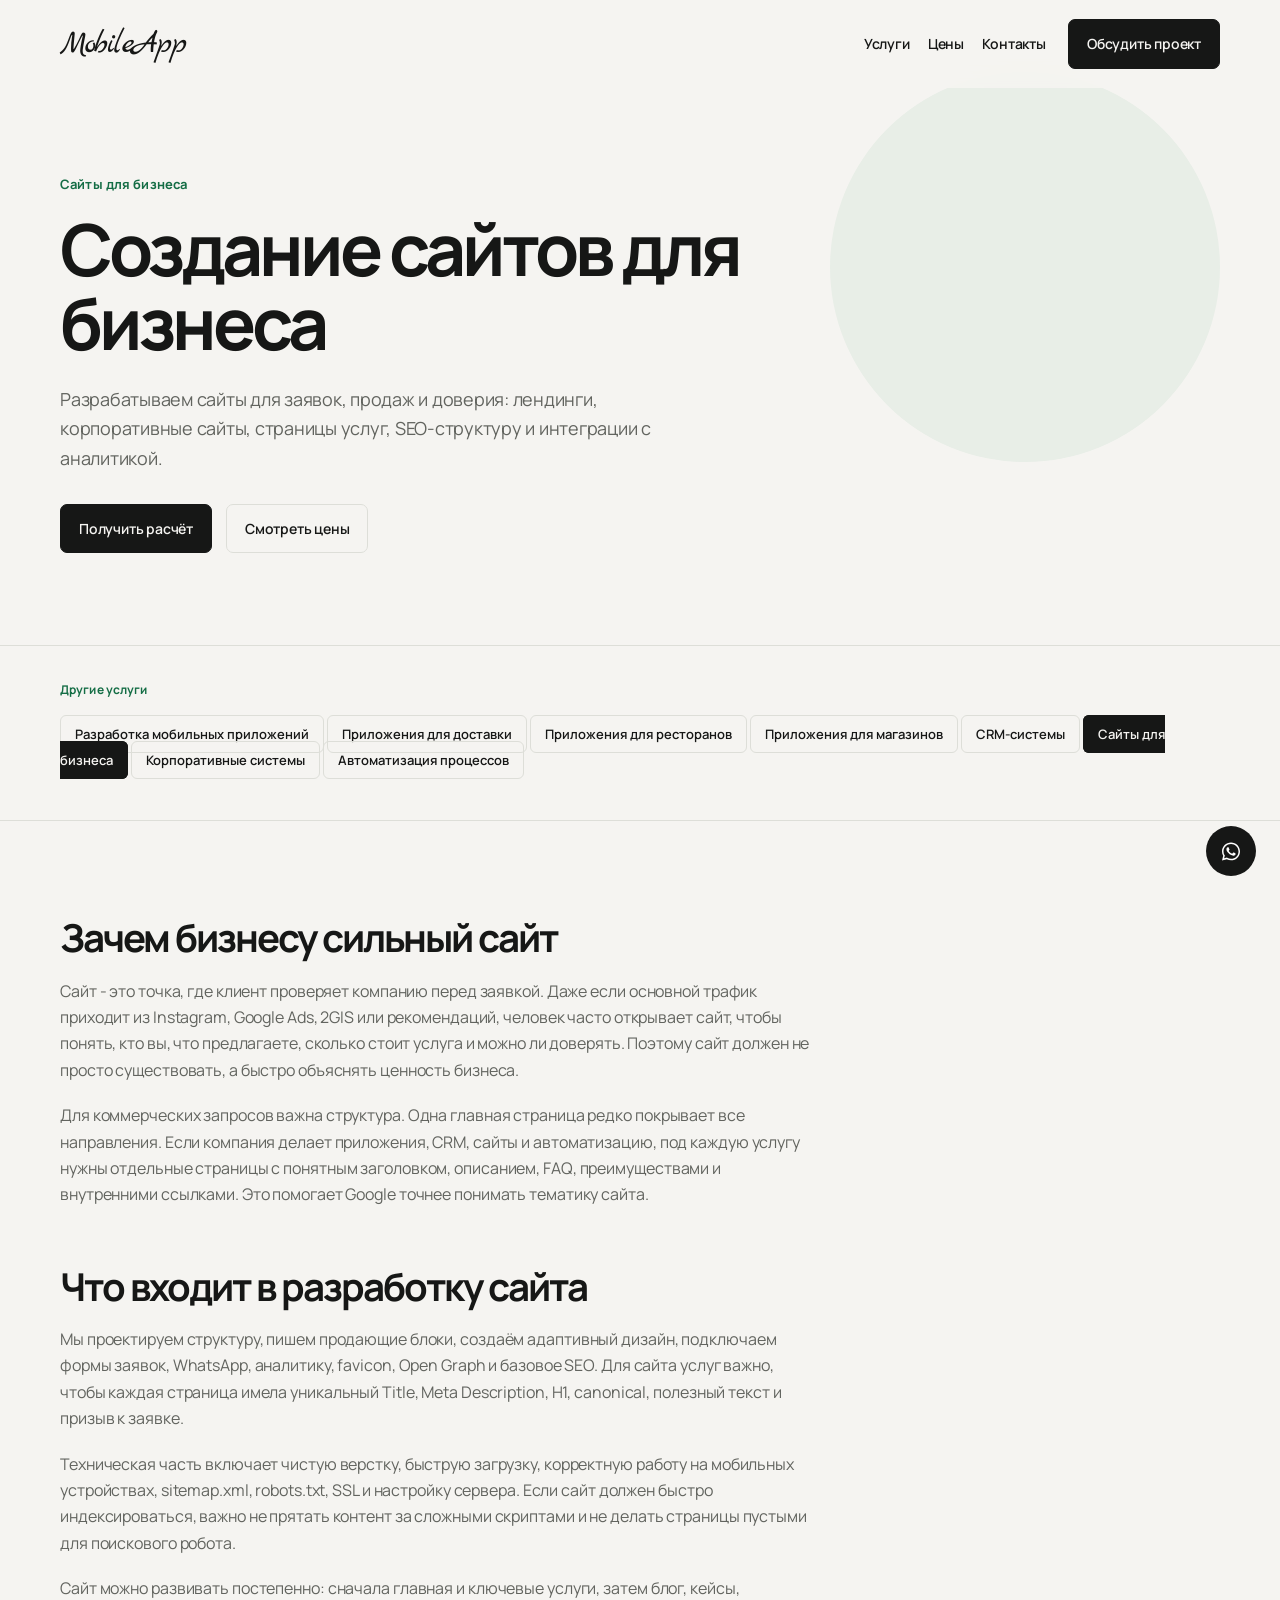
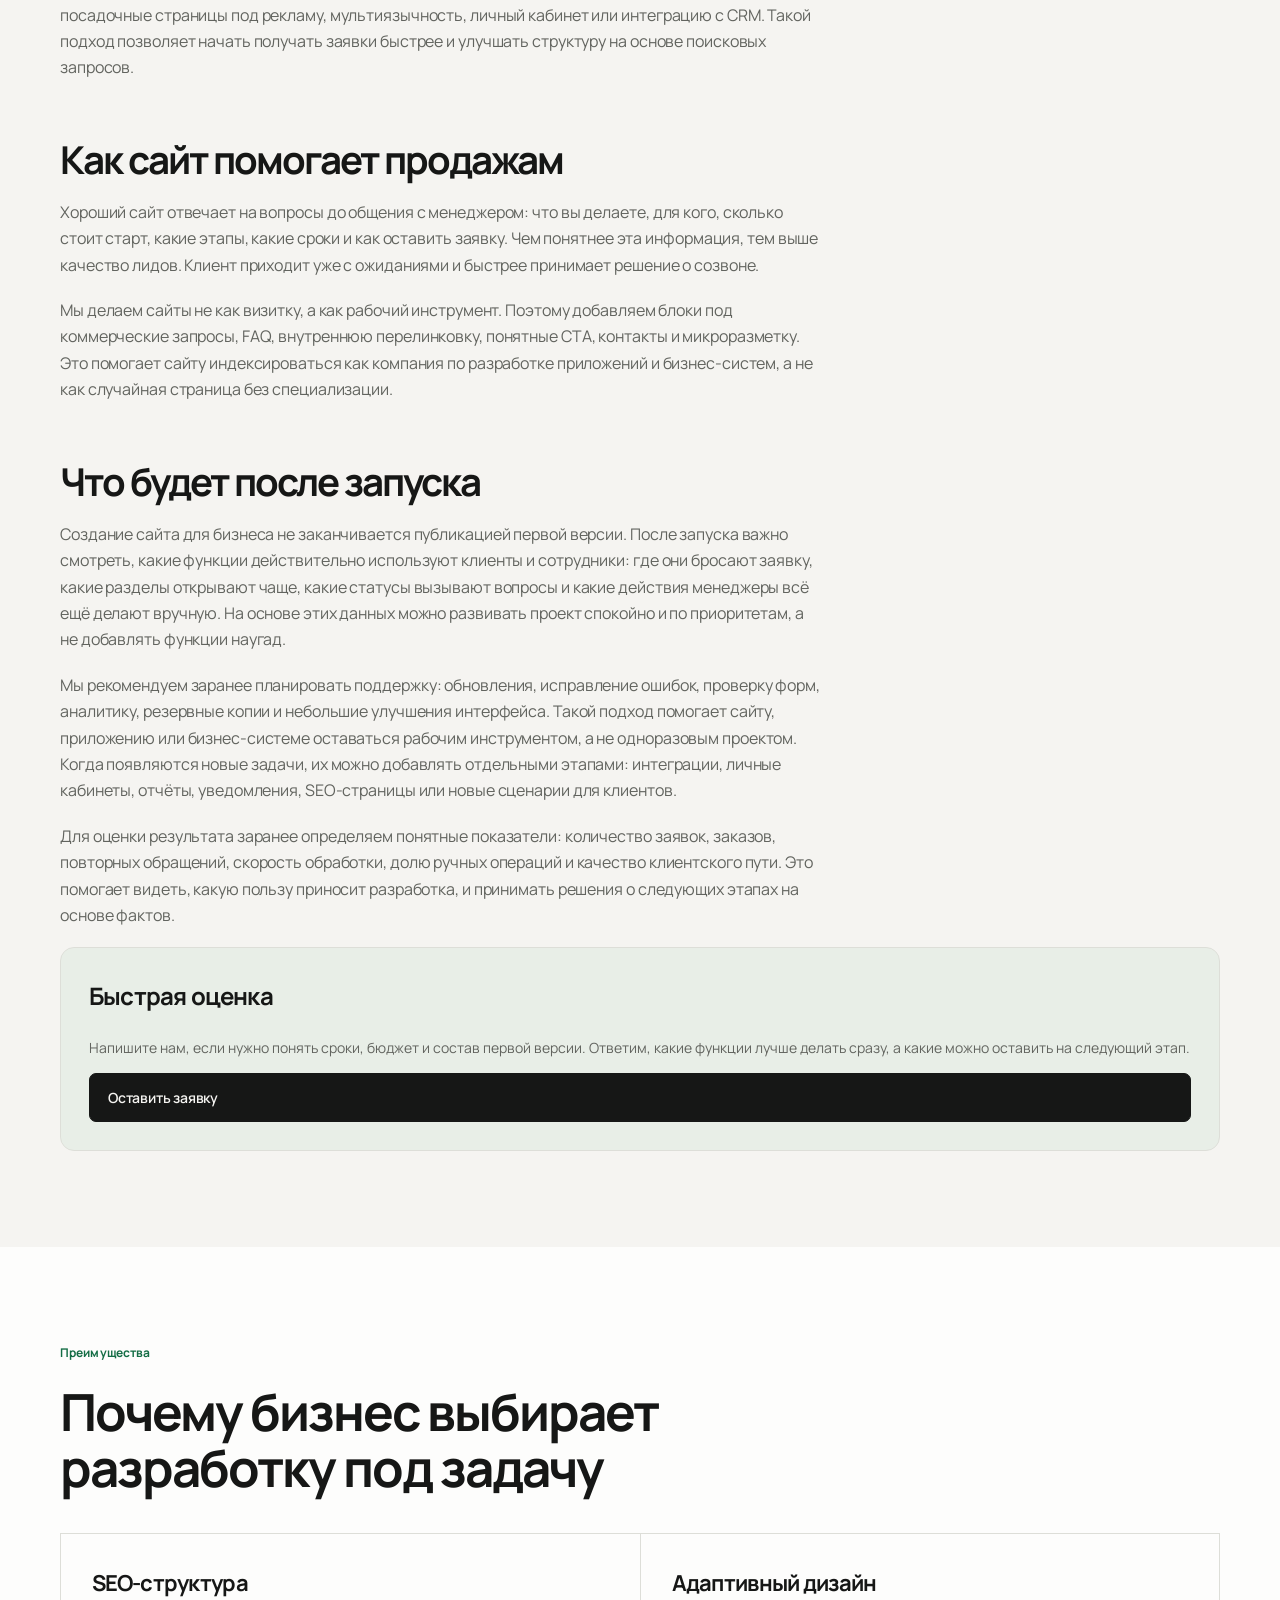
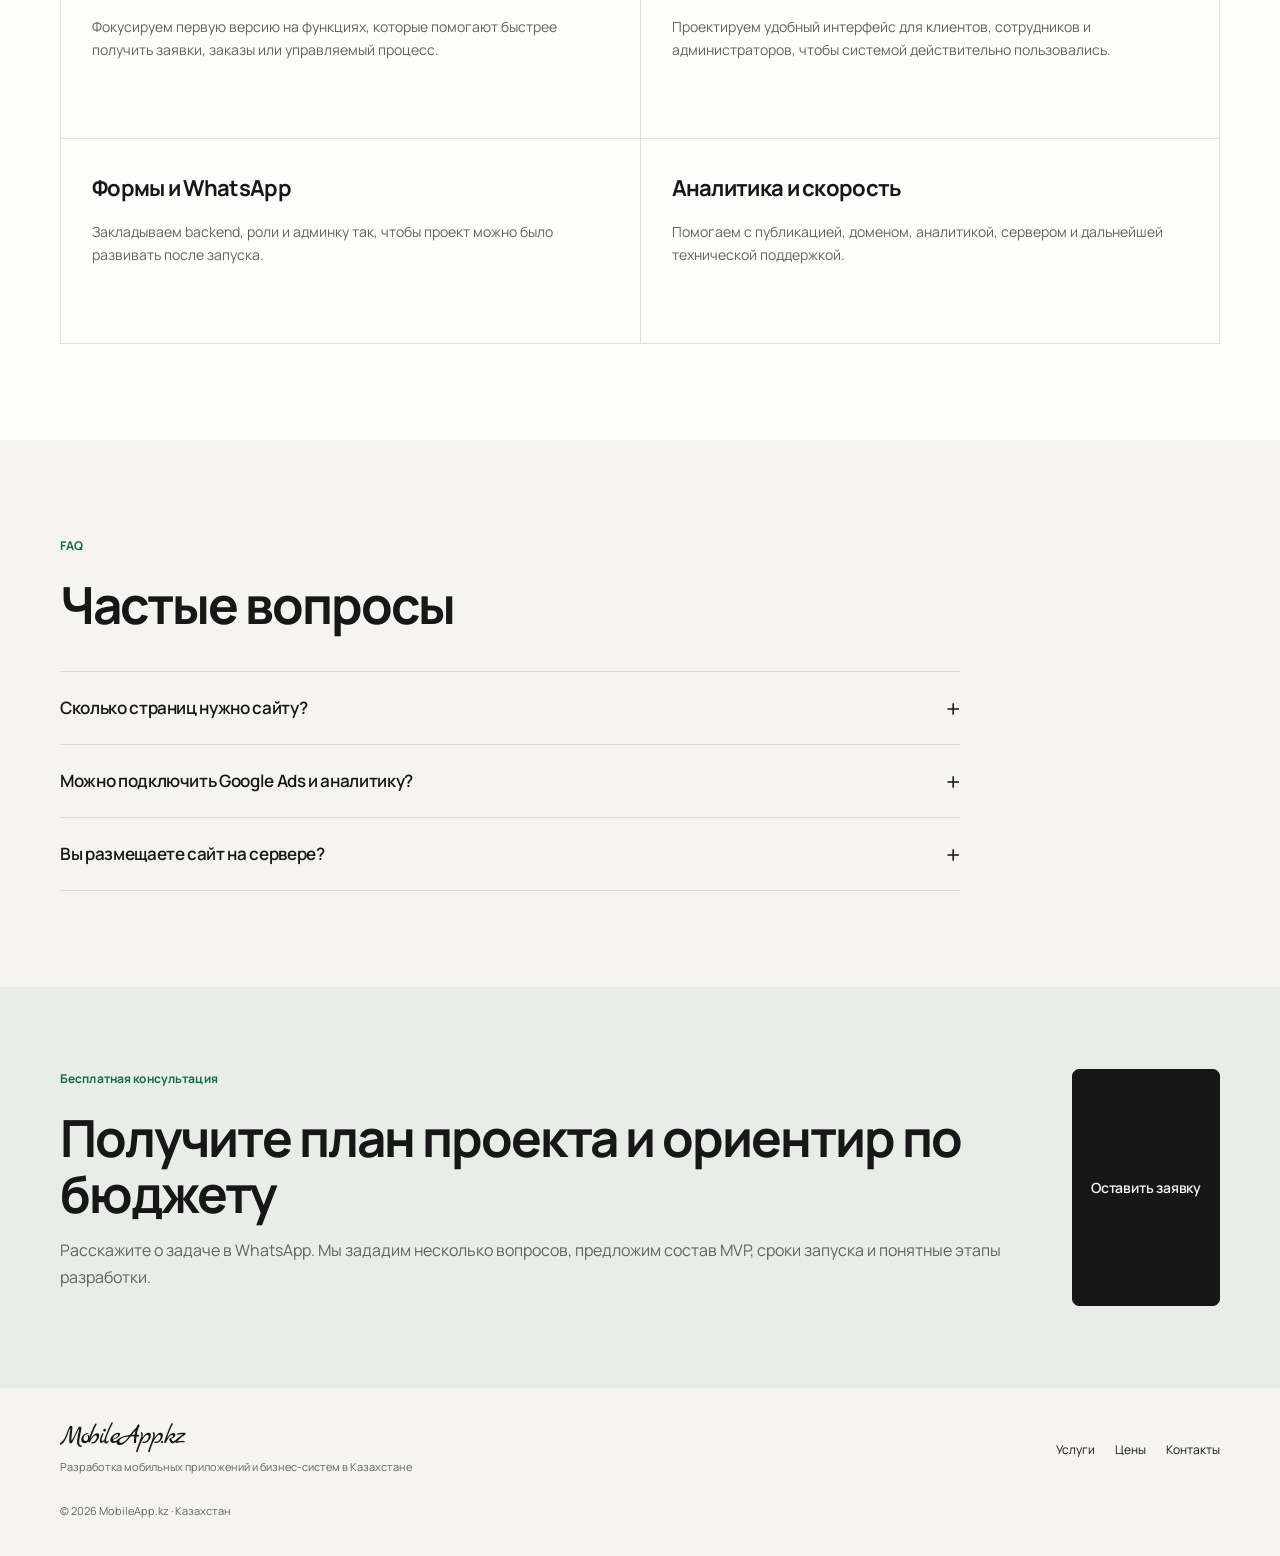
<file: services/business-website-development.html>
<!DOCTYPE html>
<html lang="ru">
<head>
  <!-- Google tag (gtag.js) -->
  <script async src="https://www.googletagmanager.com/gtag/js?id=AW-18126512497"></script>
  <script>
    window.dataLayer = window.dataLayer || [];
    function gtag(){dataLayer.push(arguments);}
    gtag('js', new Date());

    gtag('config', 'AW-18126512497');
    gtag('config', 'G-MHQBQCYL6B');
  </script>
  <meta charset="UTF-8">
  <meta name="viewport" content="width=device-width, initial-scale=1.0">
  <title>Создание сайта для бизнеса в Казахстане | MobileApp.kz</title>
  <meta name="description" content="Создание сайтов для бизнеса: лендинги, корпоративные сайты, SEO-структура, формы заявок, аналитика, высокая скорость и адаптивный дизайн.">
  <link rel="canonical" href="https://mobileapp.kz/services/business-website-development.html">
  <meta property="og:type" content="website">
  <meta property="og:url" content="https://mobileapp.kz/services/business-website-development.html">
  <meta property="og:title" content="Создание сайта для бизнеса в Казахстане | MobileApp.kz">
  <meta property="og:description" content="Создание сайтов для бизнеса: лендинги, корпоративные сайты, SEO-структура, формы заявок, аналитика, высокая скорость и адаптивный дизайн.">
  <meta property="og:locale" content="ru_KZ">
  <meta name="twitter:card" content="summary_large_image">
  <link rel="stylesheet" href="../service-theme.css?v=6">
  <link rel="icon" href="../favicon.ico" sizes="any">
  <link rel="icon" type="image/png" sizes="32x32" href="../assets/favicon-32.png">
  <link rel="apple-touch-icon" href="../assets/favicon-512.png">
  <meta name="theme-color" content="#090b1a">
  <script type="application/ld+json">
{
  "@context": "https://schema.org",
  "@graph": [
    {
      "@type": "Organization",
      "@id": "https://mobileapp.kz/#organization",
      "name": "MobileApp.kz",
      "url": "https://mobileapp.kz",
      "telephone": "+77004320505"
    },
    {
      "@type": "LocalBusiness",
      "@id": "https://mobileapp.kz/#localbusiness",
      "name": "MobileApp.kz",
      "url": "https://mobileapp.kz",
      "areaServed": {
        "@type": "Country",
        "name": "Kazakhstan"
      },
      "address": {
        "@type": "PostalAddress",
        "addressCountry": "KZ"
      },
      "priceRange": "$$"
    },
    {
      "@type": "Service",
      "@id": "https://mobileapp.kz/services/business-website-development.html#service",
      "name": "Создание сайта для бизнеса",
      "provider": {
        "@id": "https://mobileapp.kz/#organization"
      },
      "areaServed": {
        "@type": "Country",
        "name": "Kazakhstan"
      },
      "url": "https://mobileapp.kz/services/business-website-development.html",
      "description": "Создание сайтов для бизнеса: лендинги, корпоративные сайты, SEO-структура, формы заявок, аналитика, высокая скорость и адаптивный дизайн."
    },
    {
      "@type": "FAQPage",
      "@id": "https://mobileapp.kz/services/business-website-development.html#faq",
      "mainEntity": [
        {
          "@type": "Question",
          "name": "Сколько страниц нужно сайту?",
          "acceptedAnswer": {
            "@type": "Answer",
            "text": "Для старта достаточно главной и страниц ключевых услуг. Если направлений несколько, лучше делать отдельные SEO-страницы под каждое."
          }
        },
        {
          "@type": "Question",
          "name": "Можно подключить Google Ads и аналитику?",
          "acceptedAnswer": {
            "@type": "Answer",
            "text": "Да. Подключаем Google tag, события, формы, цели и базовую проверку установки."
          }
        },
        {
          "@type": "Question",
          "name": "Вы размещаете сайт на сервере?",
          "acceptedAnswer": {
            "@type": "Answer",
            "text": "Да. Можем настроить VPS, nginx, домен, SSL, sitemap и robots.txt."
          }
        }
      ]
    }
  ]
}
  </script>
</head>
<body class="service-page">
  <header class="header" id="top">
    <div class="container header__inner">
      <a href="/" class="logo" aria-label="MobileApp.kz - на главную">
        <span class="logo__icon">◆</span>
        <span class="logo__text">MobileApp<span class="logo__dot">.kz</span></span>
      </a>
      <nav class="nav" id="nav" aria-label="Основное меню">
        <a href="/#services">Услуги</a>
        <a href="/#pricing">Цены</a>
        <a href="/#contact">Контакты</a>
      </nav>
      <a href="#contact" class="btn btn--primary header__cta">Обсудить проект</a>
      <button class="burger" id="burger" aria-label="Открыть меню" aria-expanded="false">
        <span></span><span></span><span></span>
      </button>
    </div>
  </header>

  <main>
    <section class="service-hero service-hero--app">
      <div class="container service-hero__grid">
        <div>
          <p class="badge">Сайты для бизнеса</p>
          <h1>Создание сайтов для бизнеса</h1>
          <p>Разрабатываем сайты для заявок, продаж и доверия: лендинги, корпоративные сайты, страницы услуг, SEO-структуру и интеграции с аналитикой.</p>
          <div class="hero__actions">
            <a href="#contact" class="btn btn--primary btn--lg">Получить расчёт</a>
            <a href="/#pricing" class="btn btn--ghost btn--lg">Смотреть цены</a>
          </div>
        </div>
      </div>
    </section>

    <section class="section service-nav-section">
      <div class="container">
        <p class="section__eyebrow">Другие услуги</p>
        <div class="service-nav">
          <a class="service-nav__link" href="/services/mobile-app-development.html">Разработка мобильных приложений</a>
          <a class="service-nav__link" href="/services/delivery-app-development.html">Приложения для доставки</a>
          <a class="service-nav__link" href="/services/restaurant-app-development.html">Приложения для ресторанов</a>
          <a class="service-nav__link" href="/services/shop-app-development.html">Приложения для магазинов</a>
          <a class="service-nav__link" href="/services/crm-development.html">CRM-системы</a>
          <a class="service-nav__link service-nav__link--active" href="/services/business-website-development.html">Сайты для бизнеса</a>
          <a class="service-nav__link" href="/services/corporate-systems-development.html">Корпоративные системы</a>
          <a class="service-nav__link" href="/services/business-automation.html">Автоматизация процессов</a>
        </div>
      </div>
    </section>

    <section class="section service-content">
      <div class="container service-content__grid">
        <article class="service-article">
          <h2>Зачем бизнесу сильный сайт</h2><p>Сайт - это точка, где клиент проверяет компанию перед заявкой. Даже если основной трафик приходит из Instagram, Google Ads, 2GIS или рекомендаций, человек часто открывает сайт, чтобы понять, кто вы, что предлагаете, сколько стоит услуга и можно ли доверять. Поэтому сайт должен не просто существовать, а быстро объяснять ценность бизнеса.</p><p>Для коммерческих запросов важна структура. Одна главная страница редко покрывает все направления. Если компания делает приложения, CRM, сайты и автоматизацию, под каждую услугу нужны отдельные страницы с понятным заголовком, описанием, FAQ, преимуществами и внутренними ссылками. Это помогает Google точнее понимать тематику сайта.</p><h2>Что входит в разработку сайта</h2><p>Мы проектируем структуру, пишем продающие блоки, создаём адаптивный дизайн, подключаем формы заявок, WhatsApp, аналитику, favicon, Open Graph и базовое SEO. Для сайта услуг важно, чтобы каждая страница имела уникальный Title, Meta Description, H1, canonical, полезный текст и призыв к заявке.</p><p>Техническая часть включает чистую верстку, быструю загрузку, корректную работу на мобильных устройствах, sitemap.xml, robots.txt, SSL и настройку сервера. Если сайт должен быстро индексироваться, важно не прятать контент за сложными скриптами и не делать страницы пустыми для поискового робота.</p><p>Сайт можно развивать постепенно: сначала главная и ключевые услуги, затем блог, кейсы, посадочные страницы под рекламу, мультиязычность, личный кабинет или интеграцию с CRM. Такой подход позволяет начать получать заявки быстрее и улучшать структуру на основе поисковых запросов.</p><h2>Как сайт помогает продажам</h2><p>Хороший сайт отвечает на вопросы до общения с менеджером: что вы делаете, для кого, сколько стоит старт, какие этапы, какие сроки и как оставить заявку. Чем понятнее эта информация, тем выше качество лидов. Клиент приходит уже с ожиданиями и быстрее принимает решение о созвоне.</p><p>Мы делаем сайты не как визитку, а как рабочий инструмент. Поэтому добавляем блоки под коммерческие запросы, FAQ, внутреннюю перелинковку, понятные CTA, контакты и микроразметку. Это помогает сайту индексироваться как компания по разработке приложений и бизнес-систем, а не как случайная страница без специализации.</p><h2>Что будет после запуска</h2><p>Создание сайта для бизнеса не заканчивается публикацией первой версии. После запуска важно смотреть, какие функции действительно используют клиенты и сотрудники: где они бросают заявку, какие разделы открывают чаще, какие статусы вызывают вопросы и какие действия менеджеры всё ещё делают вручную. На основе этих данных можно развивать проект спокойно и по приоритетам, а не добавлять функции наугад.</p><p>Мы рекомендуем заранее планировать поддержку: обновления, исправление ошибок, проверку форм, аналитику, резервные копии и небольшие улучшения интерфейса. Такой подход помогает сайту, приложению или бизнес-системе оставаться рабочим инструментом, а не одноразовым проектом. Когда появляются новые задачи, их можно добавлять отдельными этапами: интеграции, личные кабинеты, отчёты, уведомления, SEO-страницы или новые сценарии для клиентов.</p><p>Для оценки результата заранее определяем понятные показатели: количество заявок, заказов, повторных обращений, скорость обработки, долю ручных операций и качество клиентского пути. Это помогает видеть, какую пользу приносит разработка, и принимать решения о следующих этапах на основе фактов.</p>
        </article>
        <aside class="service-sidebar">
          <h2>Быстрая оценка</h2>
          <p>Напишите нам, если нужно понять сроки, бюджет и состав первой версии. Ответим, какие функции лучше делать сразу, а какие можно оставить на следующий этап.</p>
          <a class="btn btn--primary btn--full" href="#contact">Оставить заявку</a>
        </aside>
      </div>
    </section>

    <section class="section section--alt">
      <div class="container">
        <div class="section__head">
          <p class="section__eyebrow">Преимущества</p>
          <h2>Почему бизнес выбирает разработку под задачу</h2>
        </div>
        <div class="cards cards--4">
          <article class="card"><h3>SEO-структура</h3><p>Фокусируем первую версию на функциях, которые помогают быстрее получить заявки, заказы или управляемый процесс.</p></article>
          <article class="card"><h3>Адаптивный дизайн</h3><p>Проектируем удобный интерфейс для клиентов, сотрудников и администраторов, чтобы системой действительно пользовались.</p></article>
          <article class="card"><h3>Формы и WhatsApp</h3><p>Закладываем backend, роли и админку так, чтобы проект можно было развивать после запуска.</p></article>
          <article class="card"><h3>Аналитика и скорость</h3><p>Помогаем с публикацией, доменом, аналитикой, сервером и дальнейшей технической поддержкой.</p></article>
        </div>
      </div>
    </section>

    <section class="section">
      <div class="container">
        <div class="section__head">
          <p class="section__eyebrow">FAQ</p>
          <h2>Частые вопросы</h2>
        </div>
        <div class="faq-list">
          <details class="faq-item"><summary>Сколько страниц нужно сайту?</summary><p>Для старта достаточно главной и страниц ключевых услуг. Если направлений несколько, лучше делать отдельные SEO-страницы под каждое.</p></details>
          <details class="faq-item"><summary>Можно подключить Google Ads и аналитику?</summary><p>Да. Подключаем Google tag, события, формы, цели и базовую проверку установки.</p></details>
          <details class="faq-item"><summary>Вы размещаете сайт на сервере?</summary><p>Да. Можем настроить VPS, nginx, домен, SSL, sitemap и robots.txt.</p></details>
        </div>
      </div>
    </section>


    <section class="service-cta" id="contact">
      <div class="container service-cta__inner">
        <div>
          <p class="section__eyebrow">Бесплатная консультация</p>
          <h2>Получите план проекта и ориентир по бюджету</h2>
          <p>Расскажите о задаче в WhatsApp. Мы зададим несколько вопросов, предложим состав MVP, сроки запуска и понятные этапы разработки.</p>
        </div>
        <a class="btn btn--primary btn--lg" href="https://wa.me/77004320505?text=%D0%97%D0%B4%D1%80%D0%B0%D0%B2%D1%81%D1%82%D0%B2%D1%83%D0%B9%D1%82%D0%B5!%20%D0%A5%D0%BE%D1%87%D1%83%20%D0%BE%D0%B1%D1%81%D1%83%D0%B4%D0%B8%D1%82%D1%8C%20%D0%BF%D1%80%D0%BE%D0%B5%D0%BA%D1%82%20%D0%B4%D0%BB%D1%8F%20mobileapp.kz" target="_blank" rel="noopener noreferrer">Оставить заявку</a>
      </div>
    </section>

  </main>

  <footer class="footer">
    <div class="container footer__inner">
      <div class="footer__brand">
        <a href="/" class="logo logo--footer">
          <span class="logo__icon">◆</span>
          <span class="logo__text">MobileApp.kz</span>
        </a>
        <p>Разработка мобильных приложений и бизнес-систем в Казахстане</p>
      </div>
      <nav class="footer__nav" aria-label="Подвал">
        <a href="/#services">Услуги</a>
        <a href="/#pricing">Цены</a>
        <a href="/#contact">Контакты</a>
      </nav>
      <p class="footer__copy">© <span id="year"></span> MobileApp.kz · Казахстан</p>
    </div>
  </footer>

  <a class="whatsapp-float" href="https://wa.me/77004320505" target="_blank" rel="noopener noreferrer" aria-label="Написать в WhatsApp">
    <svg viewBox="0 0 32 32" aria-hidden="true" focusable="false">
      <path d="M16.04 4C9.4 4 4 9.31 4 15.85c0 2.09.56 4.13 1.63 5.92L4 28l6.4-1.62a12.2 12.2 0 0 0 5.64 1.38C22.69 27.76 28 22.45 28 15.9 28 9.35 22.69 4 16.04 4Zm0 21.76c-1.78 0-3.53-.48-5.04-1.38l-.36-.22-3.8.96.98-3.63-.24-.38A9.85 9.85 0 0 1 6 15.85C6 10.42 10.5 6 16.04 6 21.56 6 26 10.43 26 15.9c0 5.44-4.44 9.86-9.96 9.86Zm5.5-7.36c-.3-.15-1.78-.87-2.05-.96-.28-.1-.48-.15-.68.15-.2.3-.78.96-.96 1.16-.18.2-.35.22-.65.08-.3-.15-1.27-.46-2.42-1.48-.9-.79-1.5-1.76-1.68-2.06-.18-.3-.02-.46.13-.61.14-.14.3-.35.45-.52.15-.18.2-.3.3-.5.1-.2.05-.37-.02-.52-.08-.15-.68-1.61-.93-2.21-.24-.58-.49-.5-.68-.51h-.58c-.2 0-.52.07-.8.37-.28.3-1.05 1.01-1.05 2.46s1.08 2.86 1.23 3.06c.15.2 2.12 3.18 5.14 4.46.72.31 1.28.5 1.72.64.72.23 1.38.2 1.9.12.58-.09 1.78-.72 2.03-1.42.25-.7.25-1.3.18-1.42-.08-.13-.28-.2-.58-.35Z"/>
    </svg>
  </a>
  <script src="../script.js?v=6"></script>
</body>
</html>
</file>
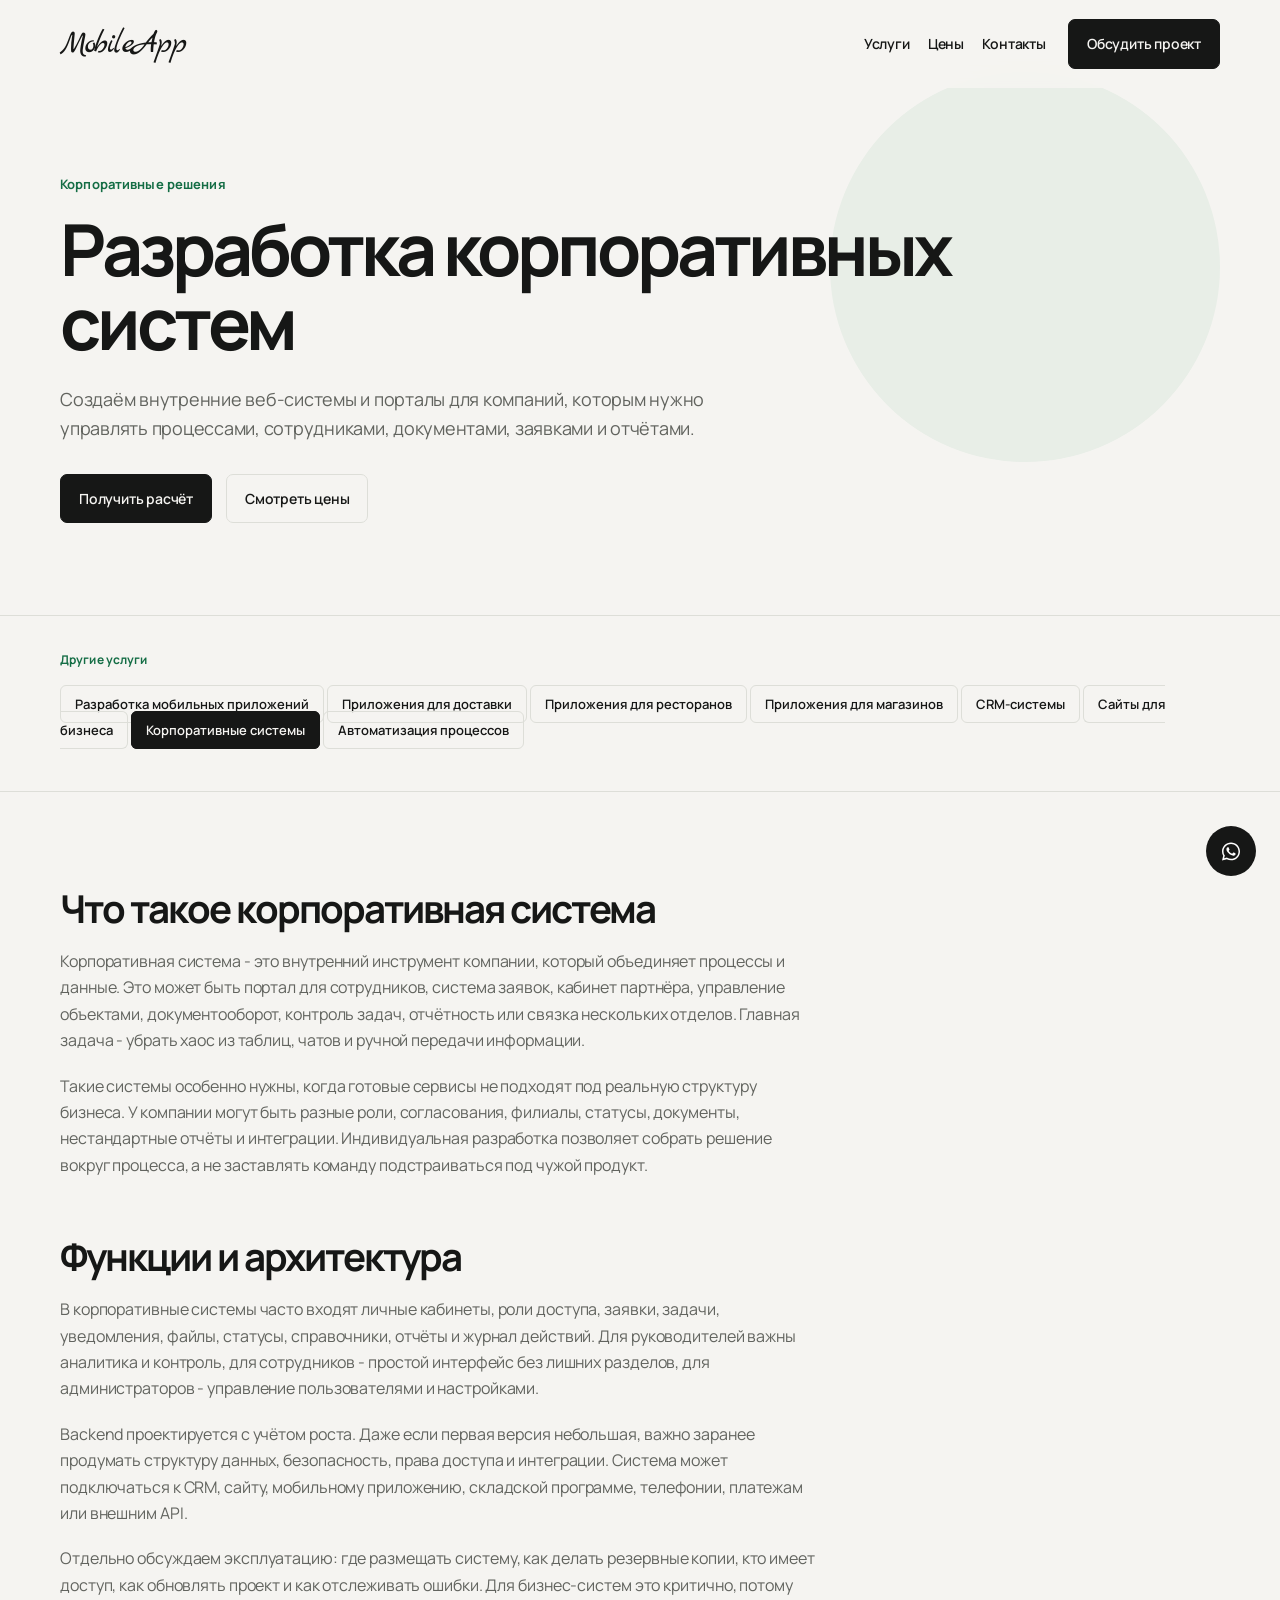
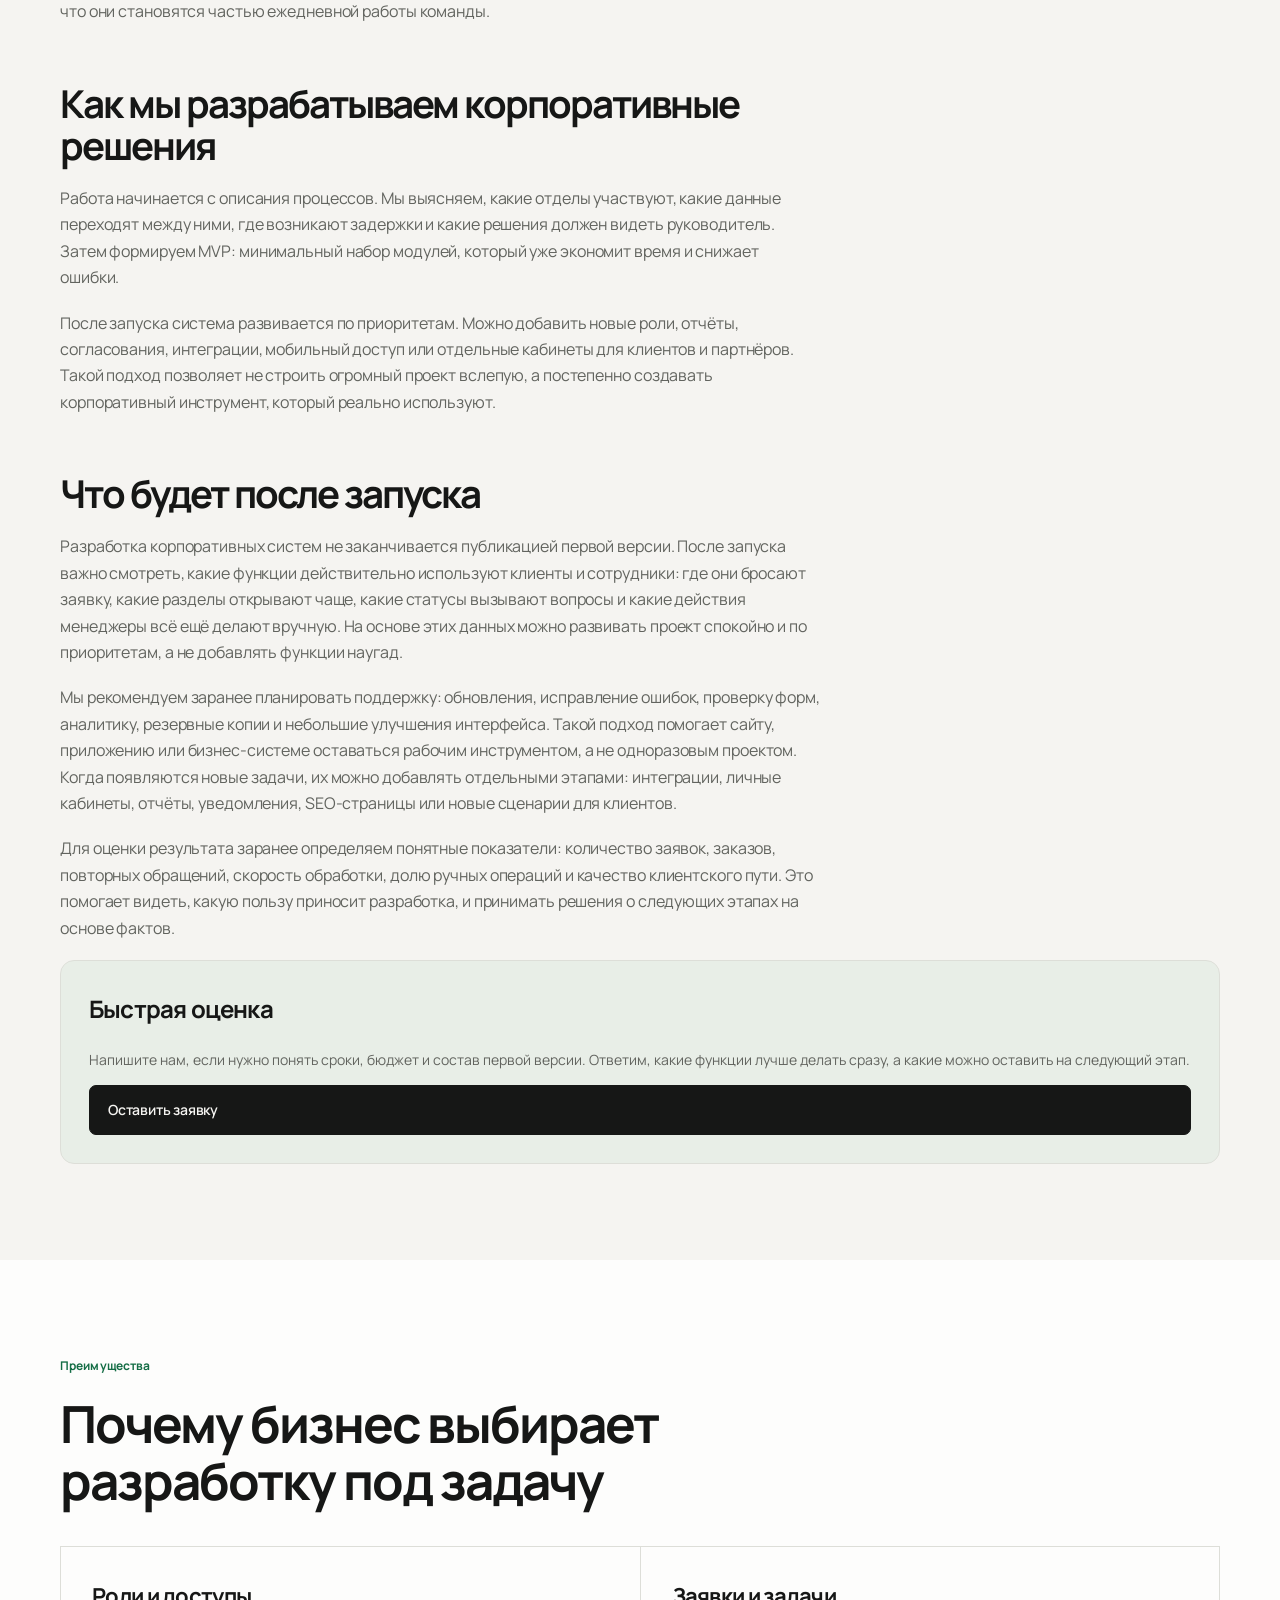
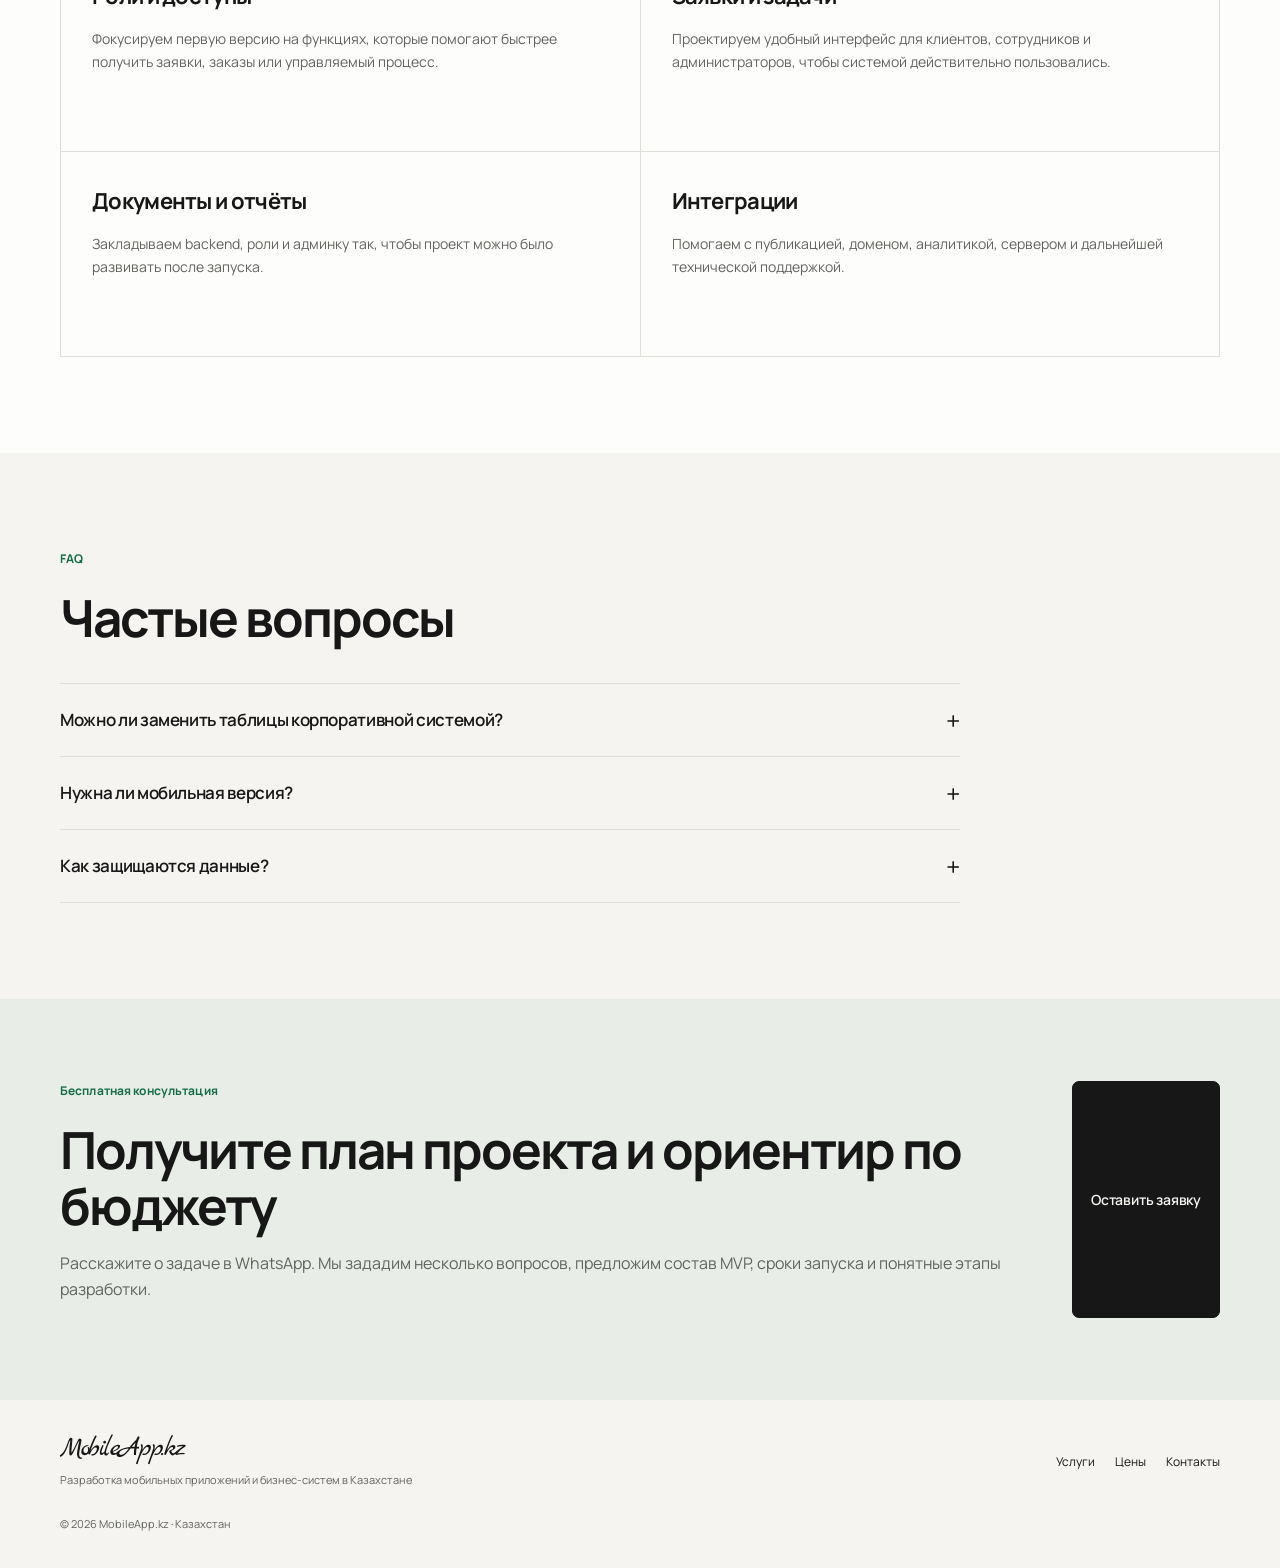
<file: services/corporate-systems-development.html>
<!DOCTYPE html>
<html lang="ru">
<head>
  <!-- Google tag (gtag.js) -->
  <script async src="https://www.googletagmanager.com/gtag/js?id=AW-18126512497"></script>
  <script>
    window.dataLayer = window.dataLayer || [];
    function gtag(){dataLayer.push(arguments);}
    gtag('js', new Date());

    gtag('config', 'AW-18126512497');
    gtag('config', 'G-MHQBQCYL6B');
  </script>
  <meta charset="UTF-8">
  <meta name="viewport" content="width=device-width, initial-scale=1.0">
  <title>Разработка корпоративных систем | MobileApp.kz</title>
  <meta name="description" content="Разработка корпоративных систем, порталов и внутренних сервисов: роли, заявки, документы, отчёты, интеграции и автоматизация.">
  <link rel="canonical" href="https://mobileapp.kz/services/corporate-systems-development.html">
  <meta property="og:type" content="website">
  <meta property="og:url" content="https://mobileapp.kz/services/corporate-systems-development.html">
  <meta property="og:title" content="Разработка корпоративных систем | MobileApp.kz">
  <meta property="og:description" content="Разработка корпоративных систем, порталов и внутренних сервисов: роли, заявки, документы, отчёты, интеграции и автоматизация.">
  <meta property="og:locale" content="ru_KZ">
  <meta name="twitter:card" content="summary_large_image">
  <link rel="stylesheet" href="../service-theme.css?v=6">
  <link rel="icon" href="../favicon.ico" sizes="any">
  <link rel="icon" type="image/png" sizes="32x32" href="../assets/favicon-32.png">
  <link rel="apple-touch-icon" href="../assets/favicon-512.png">
  <meta name="theme-color" content="#090b1a">
  <script type="application/ld+json">
{
  "@context": "https://schema.org",
  "@graph": [
    {
      "@type": "Organization",
      "@id": "https://mobileapp.kz/#organization",
      "name": "MobileApp.kz",
      "url": "https://mobileapp.kz",
      "telephone": "+77004320505"
    },
    {
      "@type": "LocalBusiness",
      "@id": "https://mobileapp.kz/#localbusiness",
      "name": "MobileApp.kz",
      "url": "https://mobileapp.kz",
      "areaServed": {
        "@type": "Country",
        "name": "Kazakhstan"
      },
      "address": {
        "@type": "PostalAddress",
        "addressCountry": "KZ"
      },
      "priceRange": "$$"
    },
    {
      "@type": "Service",
      "@id": "https://mobileapp.kz/services/corporate-systems-development.html#service",
      "name": "Разработка корпоративных систем",
      "provider": {
        "@id": "https://mobileapp.kz/#organization"
      },
      "areaServed": {
        "@type": "Country",
        "name": "Kazakhstan"
      },
      "url": "https://mobileapp.kz/services/corporate-systems-development.html",
      "description": "Разработка корпоративных систем, порталов и внутренних сервисов: роли, заявки, документы, отчёты, интеграции и автоматизация."
    },
    {
      "@type": "FAQPage",
      "@id": "https://mobileapp.kz/services/corporate-systems-development.html#faq",
      "mainEntity": [
        {
          "@type": "Question",
          "name": "Можно ли заменить таблицы корпоративной системой?",
          "acceptedAnswer": {
            "@type": "Answer",
            "text": "Да. Обычно первый этап как раз переносит ключевые процессы из таблиц и чатов в единую систему."
          }
        },
        {
          "@type": "Question",
          "name": "Нужна ли мобильная версия?",
          "acceptedAnswer": {
            "@type": "Answer",
            "text": "Да, если сотрудники работают вне офиса. Можно сделать адаптивный веб-интерфейс или отдельное мобильное приложение."
          }
        },
        {
          "@type": "Question",
          "name": "Как защищаются данные?",
          "acceptedAnswer": {
            "@type": "Answer",
            "text": "Мы проектируем роли, ограничения доступа, HTTPS, серверные проверки и можем настроить резервное копирование на уровне сервера."
          }
        }
      ]
    }
  ]
}
  </script>
</head>
<body class="service-page">
  <header class="header" id="top">
    <div class="container header__inner">
      <a href="/" class="logo" aria-label="MobileApp.kz - на главную">
        <span class="logo__icon">◆</span>
        <span class="logo__text">MobileApp<span class="logo__dot">.kz</span></span>
      </a>
      <nav class="nav" id="nav" aria-label="Основное меню">
        <a href="/#services">Услуги</a>
        <a href="/#pricing">Цены</a>
        <a href="/#contact">Контакты</a>
      </nav>
      <a href="#contact" class="btn btn--primary header__cta">Обсудить проект</a>
      <button class="burger" id="burger" aria-label="Открыть меню" aria-expanded="false">
        <span></span><span></span><span></span>
      </button>
    </div>
  </header>

  <main>
    <section class="service-hero service-hero--app">
      <div class="container service-hero__grid">
        <div>
          <p class="badge">Корпоративные решения</p>
          <h1>Разработка корпоративных систем</h1>
          <p>Создаём внутренние веб-системы и порталы для компаний, которым нужно управлять процессами, сотрудниками, документами, заявками и отчётами.</p>
          <div class="hero__actions">
            <a href="#contact" class="btn btn--primary btn--lg">Получить расчёт</a>
            <a href="/#pricing" class="btn btn--ghost btn--lg">Смотреть цены</a>
          </div>
        </div>
      </div>
    </section>

    <section class="section service-nav-section">
      <div class="container">
        <p class="section__eyebrow">Другие услуги</p>
        <div class="service-nav">
          <a class="service-nav__link" href="/services/mobile-app-development.html">Разработка мобильных приложений</a>
          <a class="service-nav__link" href="/services/delivery-app-development.html">Приложения для доставки</a>
          <a class="service-nav__link" href="/services/restaurant-app-development.html">Приложения для ресторанов</a>
          <a class="service-nav__link" href="/services/shop-app-development.html">Приложения для магазинов</a>
          <a class="service-nav__link" href="/services/crm-development.html">CRM-системы</a>
          <a class="service-nav__link" href="/services/business-website-development.html">Сайты для бизнеса</a>
          <a class="service-nav__link service-nav__link--active" href="/services/corporate-systems-development.html">Корпоративные системы</a>
          <a class="service-nav__link" href="/services/business-automation.html">Автоматизация процессов</a>
        </div>
      </div>
    </section>

    <section class="section service-content">
      <div class="container service-content__grid">
        <article class="service-article">
          <h2>Что такое корпоративная система</h2><p>Корпоративная система - это внутренний инструмент компании, который объединяет процессы и данные. Это может быть портал для сотрудников, система заявок, кабинет партнёра, управление объектами, документооборот, контроль задач, отчётность или связка нескольких отделов. Главная задача - убрать хаос из таблиц, чатов и ручной передачи информации.</p><p>Такие системы особенно нужны, когда готовые сервисы не подходят под реальную структуру бизнеса. У компании могут быть разные роли, согласования, филиалы, статусы, документы, нестандартные отчёты и интеграции. Индивидуальная разработка позволяет собрать решение вокруг процесса, а не заставлять команду подстраиваться под чужой продукт.</p><h2>Функции и архитектура</h2><p>В корпоративные системы часто входят личные кабинеты, роли доступа, заявки, задачи, уведомления, файлы, статусы, справочники, отчёты и журнал действий. Для руководителей важны аналитика и контроль, для сотрудников - простой интерфейс без лишних разделов, для администраторов - управление пользователями и настройками.</p><p>Backend проектируется с учётом роста. Даже если первая версия небольшая, важно заранее продумать структуру данных, безопасность, права доступа и интеграции. Система может подключаться к CRM, сайту, мобильному приложению, складской программе, телефонии, платежам или внешним API.</p><p>Отдельно обсуждаем эксплуатацию: где размещать систему, как делать резервные копии, кто имеет доступ, как обновлять проект и как отслеживать ошибки. Для бизнес-систем это критично, потому что они становятся частью ежедневной работы команды.</p><h2>Как мы разрабатываем корпоративные решения</h2><p>Работа начинается с описания процессов. Мы выясняем, какие отделы участвуют, какие данные переходят между ними, где возникают задержки и какие решения должен видеть руководитель. Затем формируем MVP: минимальный набор модулей, который уже экономит время и снижает ошибки.</p><p>После запуска система развивается по приоритетам. Можно добавить новые роли, отчёты, согласования, интеграции, мобильный доступ или отдельные кабинеты для клиентов и партнёров. Такой подход позволяет не строить огромный проект вслепую, а постепенно создавать корпоративный инструмент, который реально используют.</p><h2>Что будет после запуска</h2><p>Разработка корпоративных систем не заканчивается публикацией первой версии. После запуска важно смотреть, какие функции действительно используют клиенты и сотрудники: где они бросают заявку, какие разделы открывают чаще, какие статусы вызывают вопросы и какие действия менеджеры всё ещё делают вручную. На основе этих данных можно развивать проект спокойно и по приоритетам, а не добавлять функции наугад.</p><p>Мы рекомендуем заранее планировать поддержку: обновления, исправление ошибок, проверку форм, аналитику, резервные копии и небольшие улучшения интерфейса. Такой подход помогает сайту, приложению или бизнес-системе оставаться рабочим инструментом, а не одноразовым проектом. Когда появляются новые задачи, их можно добавлять отдельными этапами: интеграции, личные кабинеты, отчёты, уведомления, SEO-страницы или новые сценарии для клиентов.</p><p>Для оценки результата заранее определяем понятные показатели: количество заявок, заказов, повторных обращений, скорость обработки, долю ручных операций и качество клиентского пути. Это помогает видеть, какую пользу приносит разработка, и принимать решения о следующих этапах на основе фактов.</p>
        </article>
        <aside class="service-sidebar">
          <h2>Быстрая оценка</h2>
          <p>Напишите нам, если нужно понять сроки, бюджет и состав первой версии. Ответим, какие функции лучше делать сразу, а какие можно оставить на следующий этап.</p>
          <a class="btn btn--primary btn--full" href="#contact">Оставить заявку</a>
        </aside>
      </div>
    </section>

    <section class="section section--alt">
      <div class="container">
        <div class="section__head">
          <p class="section__eyebrow">Преимущества</p>
          <h2>Почему бизнес выбирает разработку под задачу</h2>
        </div>
        <div class="cards cards--4">
          <article class="card"><h3>Роли и доступы</h3><p>Фокусируем первую версию на функциях, которые помогают быстрее получить заявки, заказы или управляемый процесс.</p></article>
          <article class="card"><h3>Заявки и задачи</h3><p>Проектируем удобный интерфейс для клиентов, сотрудников и администраторов, чтобы системой действительно пользовались.</p></article>
          <article class="card"><h3>Документы и отчёты</h3><p>Закладываем backend, роли и админку так, чтобы проект можно было развивать после запуска.</p></article>
          <article class="card"><h3>Интеграции</h3><p>Помогаем с публикацией, доменом, аналитикой, сервером и дальнейшей технической поддержкой.</p></article>
        </div>
      </div>
    </section>

    <section class="section">
      <div class="container">
        <div class="section__head">
          <p class="section__eyebrow">FAQ</p>
          <h2>Частые вопросы</h2>
        </div>
        <div class="faq-list">
          <details class="faq-item"><summary>Можно ли заменить таблицы корпоративной системой?</summary><p>Да. Обычно первый этап как раз переносит ключевые процессы из таблиц и чатов в единую систему.</p></details>
          <details class="faq-item"><summary>Нужна ли мобильная версия?</summary><p>Да, если сотрудники работают вне офиса. Можно сделать адаптивный веб-интерфейс или отдельное мобильное приложение.</p></details>
          <details class="faq-item"><summary>Как защищаются данные?</summary><p>Мы проектируем роли, ограничения доступа, HTTPS, серверные проверки и можем настроить резервное копирование на уровне сервера.</p></details>
        </div>
      </div>
    </section>


    <section class="service-cta" id="contact">
      <div class="container service-cta__inner">
        <div>
          <p class="section__eyebrow">Бесплатная консультация</p>
          <h2>Получите план проекта и ориентир по бюджету</h2>
          <p>Расскажите о задаче в WhatsApp. Мы зададим несколько вопросов, предложим состав MVP, сроки запуска и понятные этапы разработки.</p>
        </div>
        <a class="btn btn--primary btn--lg" href="https://wa.me/77004320505?text=%D0%97%D0%B4%D1%80%D0%B0%D0%B2%D1%81%D1%82%D0%B2%D1%83%D0%B9%D1%82%D0%B5!%20%D0%A5%D0%BE%D1%87%D1%83%20%D0%BE%D0%B1%D1%81%D1%83%D0%B4%D0%B8%D1%82%D1%8C%20%D0%BF%D1%80%D0%BE%D0%B5%D0%BA%D1%82%20%D0%B4%D0%BB%D1%8F%20mobileapp.kz" target="_blank" rel="noopener noreferrer">Оставить заявку</a>
      </div>
    </section>

  </main>

  <footer class="footer">
    <div class="container footer__inner">
      <div class="footer__brand">
        <a href="/" class="logo logo--footer">
          <span class="logo__icon">◆</span>
          <span class="logo__text">MobileApp.kz</span>
        </a>
        <p>Разработка мобильных приложений и бизнес-систем в Казахстане</p>
      </div>
      <nav class="footer__nav" aria-label="Подвал">
        <a href="/#services">Услуги</a>
        <a href="/#pricing">Цены</a>
        <a href="/#contact">Контакты</a>
      </nav>
      <p class="footer__copy">© <span id="year"></span> MobileApp.kz · Казахстан</p>
    </div>
  </footer>

  <a class="whatsapp-float" href="https://wa.me/77004320505" target="_blank" rel="noopener noreferrer" aria-label="Написать в WhatsApp">
    <svg viewBox="0 0 32 32" aria-hidden="true" focusable="false">
      <path d="M16.04 4C9.4 4 4 9.31 4 15.85c0 2.09.56 4.13 1.63 5.92L4 28l6.4-1.62a12.2 12.2 0 0 0 5.64 1.38C22.69 27.76 28 22.45 28 15.9 28 9.35 22.69 4 16.04 4Zm0 21.76c-1.78 0-3.53-.48-5.04-1.38l-.36-.22-3.8.96.98-3.63-.24-.38A9.85 9.85 0 0 1 6 15.85C6 10.42 10.5 6 16.04 6 21.56 6 26 10.43 26 15.9c0 5.44-4.44 9.86-9.96 9.86Zm5.5-7.36c-.3-.15-1.78-.87-2.05-.96-.28-.1-.48-.15-.68.15-.2.3-.78.96-.96 1.16-.18.2-.35.22-.65.08-.3-.15-1.27-.46-2.42-1.48-.9-.79-1.5-1.76-1.68-2.06-.18-.3-.02-.46.13-.61.14-.14.3-.35.45-.52.15-.18.2-.3.3-.5.1-.2.05-.37-.02-.52-.08-.15-.68-1.61-.93-2.21-.24-.58-.49-.5-.68-.51h-.58c-.2 0-.52.07-.8.37-.28.3-1.05 1.01-1.05 2.46s1.08 2.86 1.23 3.06c.15.2 2.12 3.18 5.14 4.46.72.31 1.28.5 1.72.64.72.23 1.38.2 1.9.12.58-.09 1.78-.72 2.03-1.42.25-.7.25-1.3.18-1.42-.08-.13-.28-.2-.58-.35Z"/>
    </svg>
  </a>
  <script src="../script.js?v=6"></script>
</body>
</html>
</file>
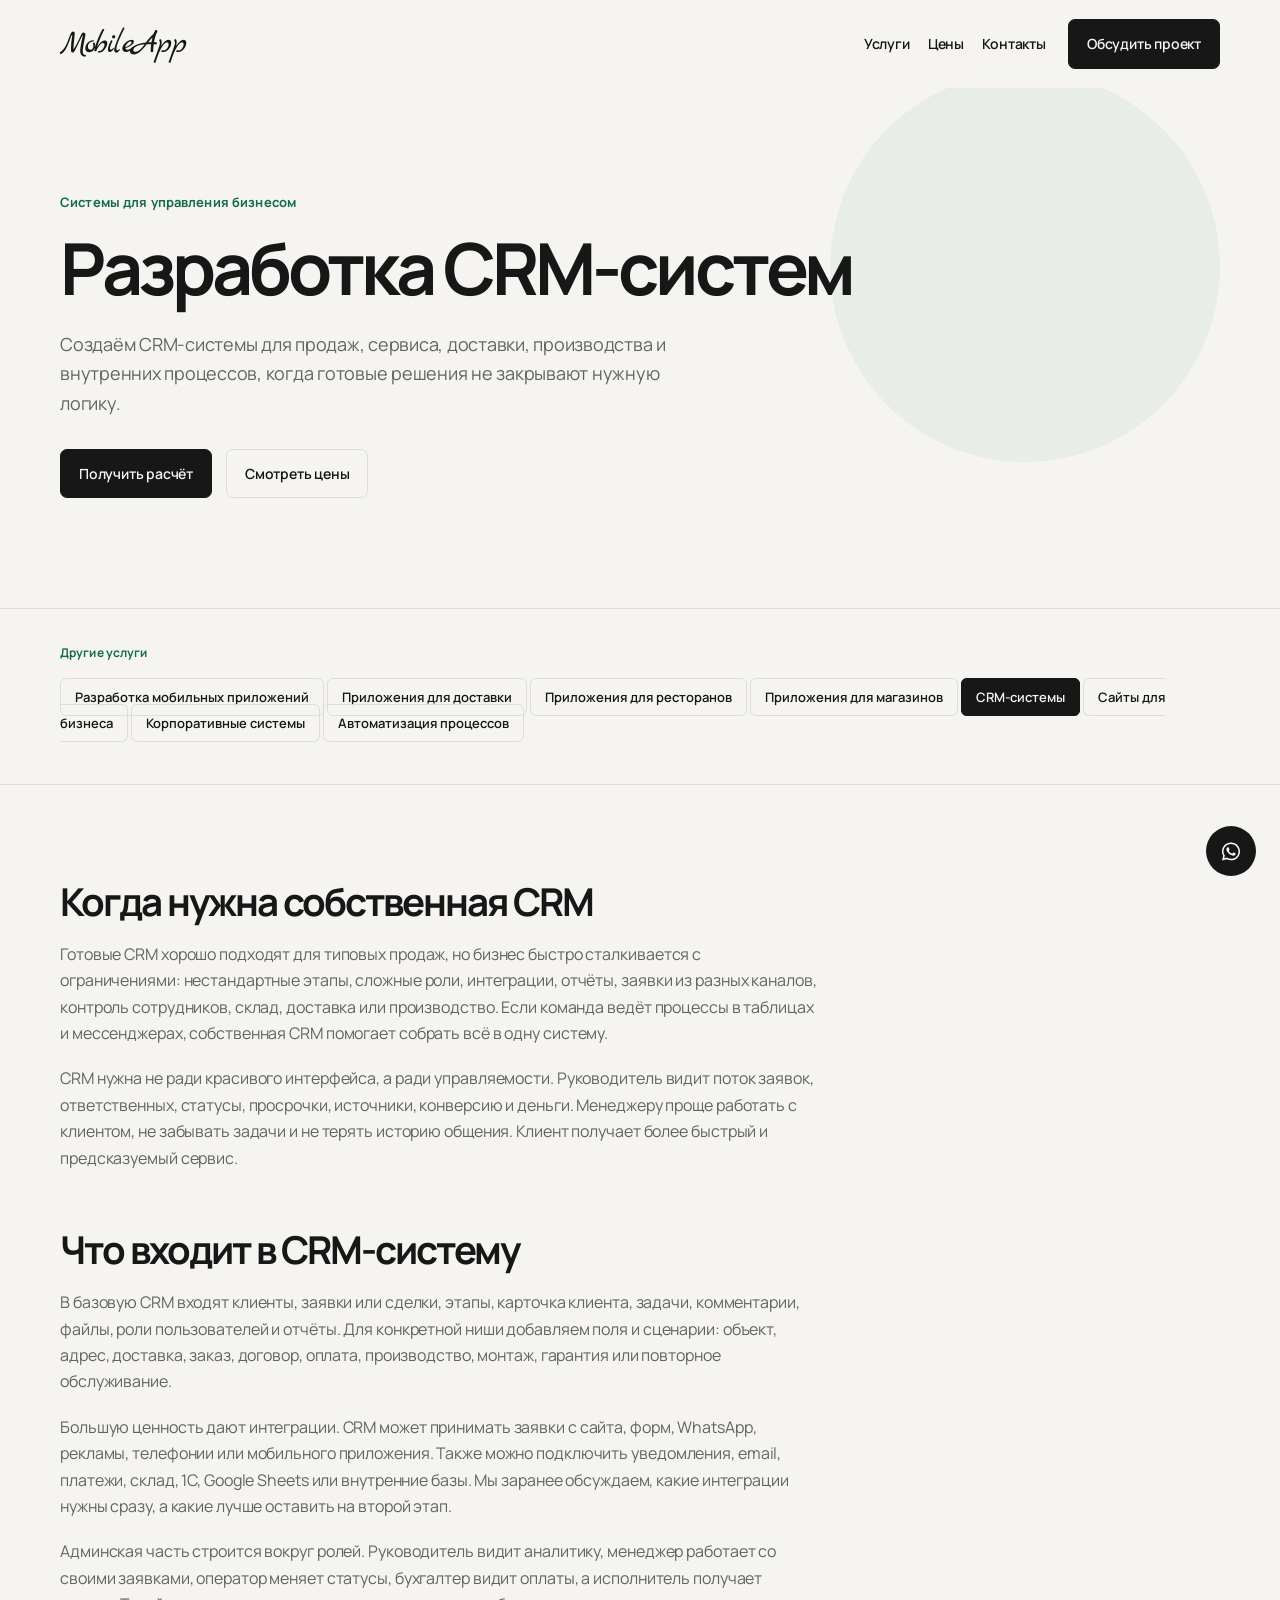
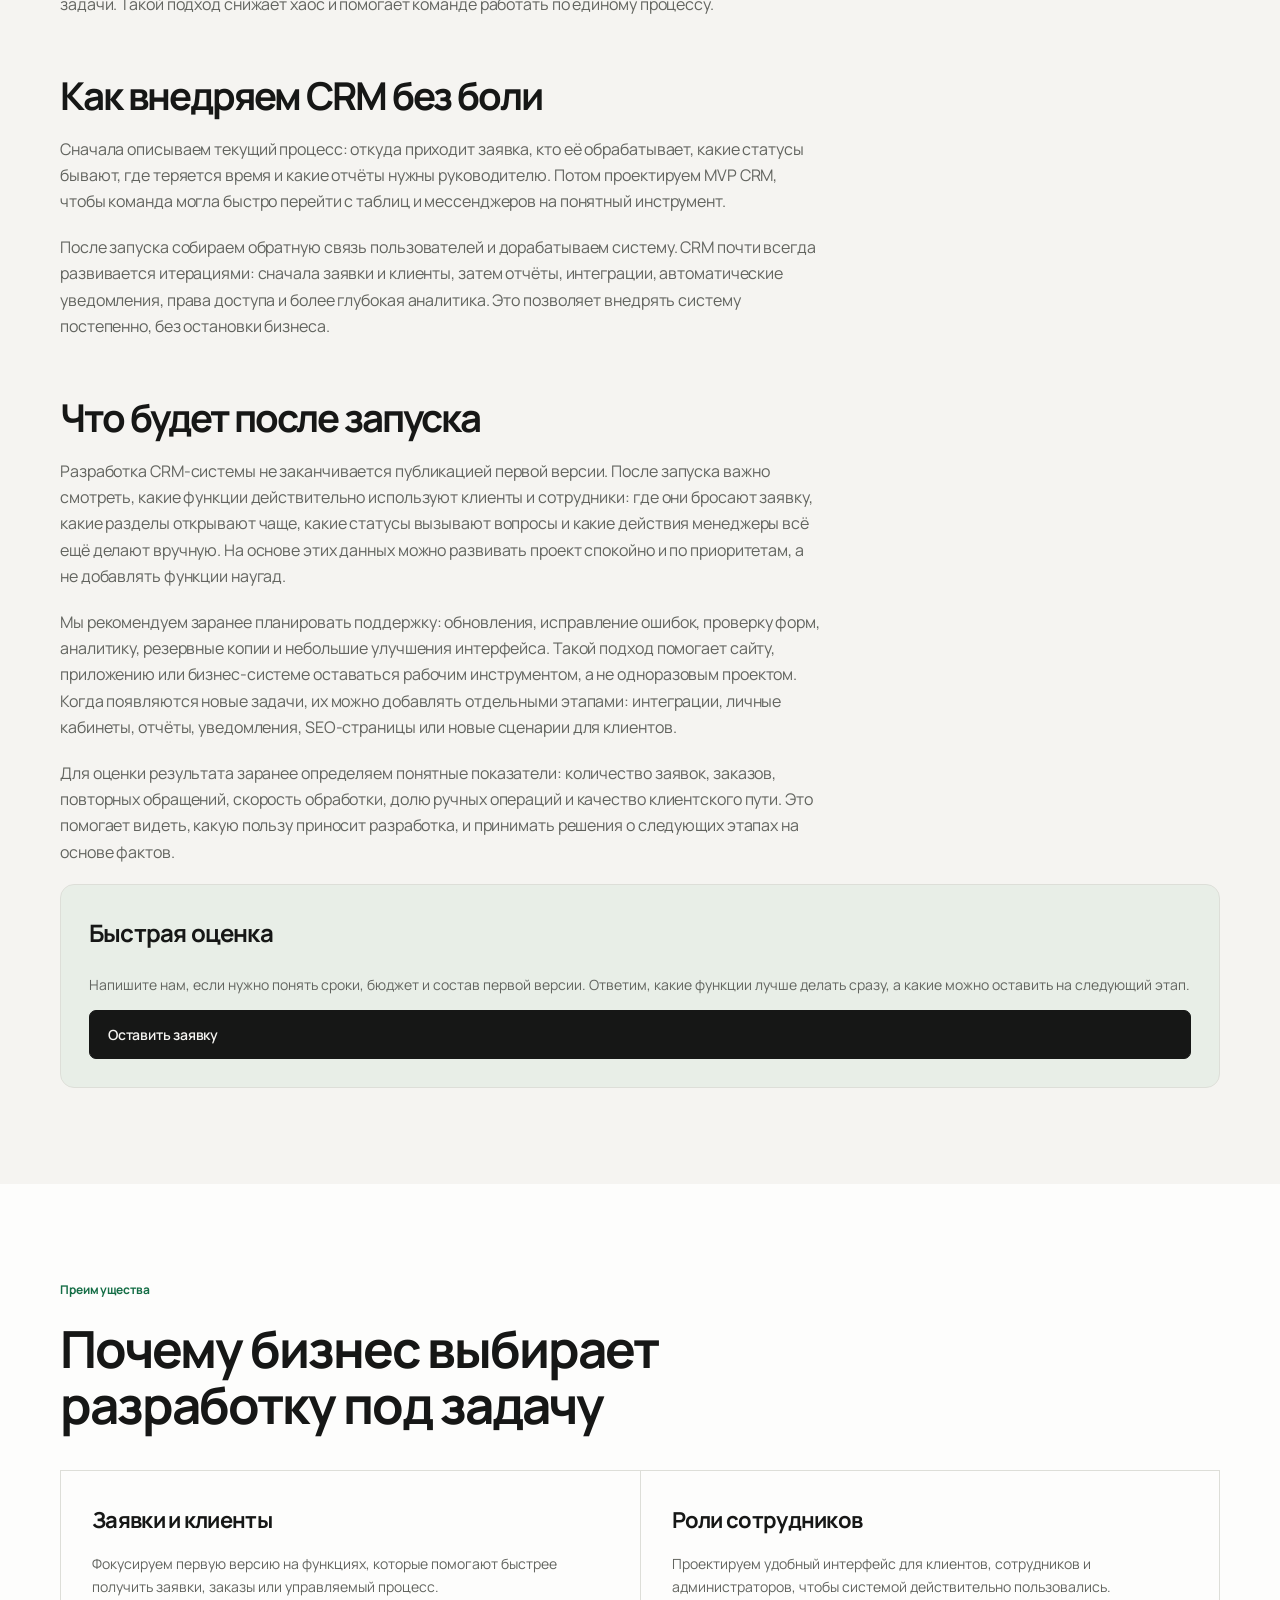
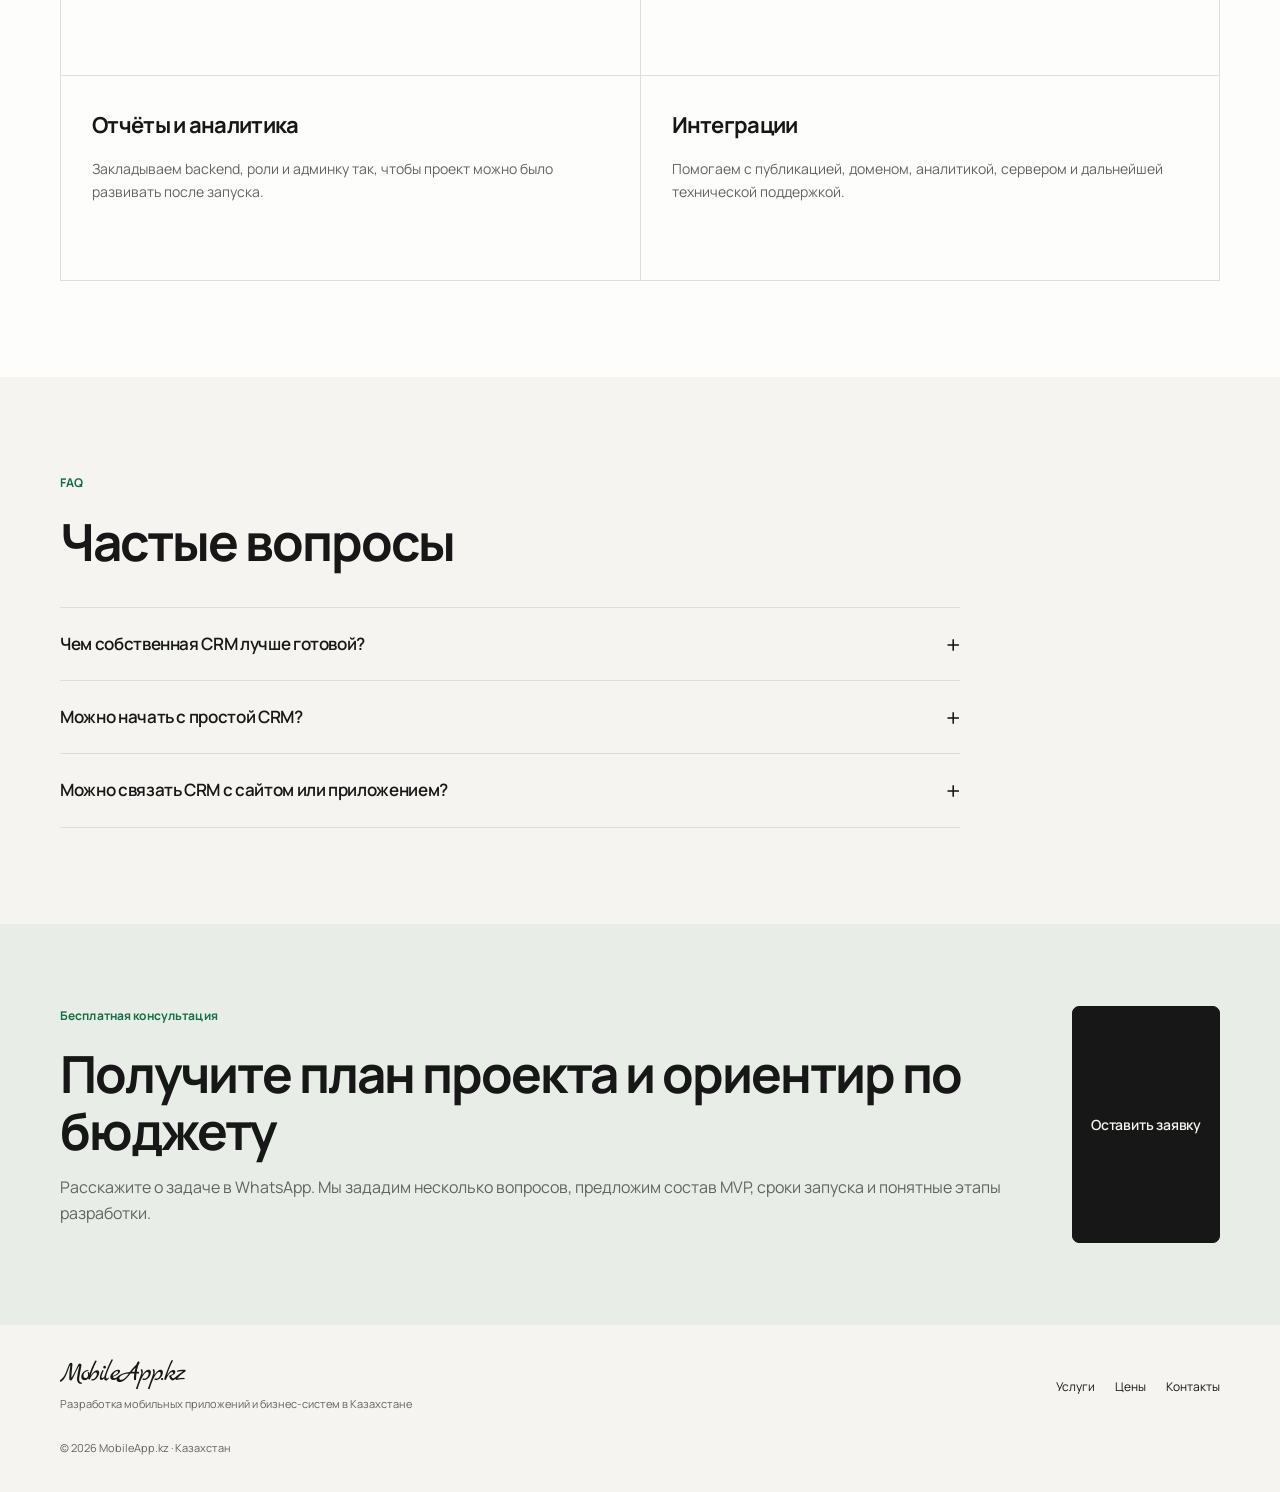
<file: services/crm-development.html>
<!DOCTYPE html>
<html lang="ru">
<head>
  <!-- Google tag (gtag.js) -->
  <script async src="https://www.googletagmanager.com/gtag/js?id=AW-18126512497"></script>
  <script>
    window.dataLayer = window.dataLayer || [];
    function gtag(){dataLayer.push(arguments);}
    gtag('js', new Date());

    gtag('config', 'AW-18126512497');
    gtag('config', 'G-MHQBQCYL6B');
  </script>
  <meta charset="UTF-8">
  <meta name="viewport" content="width=device-width, initial-scale=1.0">
  <title>Разработка CRM-системы для бизнеса | MobileApp.kz</title>
  <meta name="description" content="Разработка CRM-систем под задачи бизнеса: заявки, клиенты, сделки, задачи, отчёты, интеграции, автоматизация продаж и сервиса.">
  <link rel="canonical" href="https://mobileapp.kz/services/crm-development.html">
  <meta property="og:type" content="website">
  <meta property="og:url" content="https://mobileapp.kz/services/crm-development.html">
  <meta property="og:title" content="Разработка CRM-системы для бизнеса | MobileApp.kz">
  <meta property="og:description" content="Разработка CRM-систем под задачи бизнеса: заявки, клиенты, сделки, задачи, отчёты, интеграции, автоматизация продаж и сервиса.">
  <meta property="og:locale" content="ru_KZ">
  <meta name="twitter:card" content="summary_large_image">
  <link rel="stylesheet" href="../service-theme.css?v=6">
  <link rel="icon" href="../favicon.ico" sizes="any">
  <link rel="icon" type="image/png" sizes="32x32" href="../assets/favicon-32.png">
  <link rel="apple-touch-icon" href="../assets/favicon-512.png">
  <meta name="theme-color" content="#090b1a">
  <script type="application/ld+json">
{
  "@context": "https://schema.org",
  "@graph": [
    {
      "@type": "Organization",
      "@id": "https://mobileapp.kz/#organization",
      "name": "MobileApp.kz",
      "url": "https://mobileapp.kz",
      "telephone": "+77004320505"
    },
    {
      "@type": "LocalBusiness",
      "@id": "https://mobileapp.kz/#localbusiness",
      "name": "MobileApp.kz",
      "url": "https://mobileapp.kz",
      "areaServed": {
        "@type": "Country",
        "name": "Kazakhstan"
      },
      "address": {
        "@type": "PostalAddress",
        "addressCountry": "KZ"
      },
      "priceRange": "$$"
    },
    {
      "@type": "Service",
      "@id": "https://mobileapp.kz/services/crm-development.html#service",
      "name": "Разработка CRM-системы",
      "provider": {
        "@id": "https://mobileapp.kz/#organization"
      },
      "areaServed": {
        "@type": "Country",
        "name": "Kazakhstan"
      },
      "url": "https://mobileapp.kz/services/crm-development.html",
      "description": "Разработка CRM-систем под задачи бизнеса: заявки, клиенты, сделки, задачи, отчёты, интеграции, автоматизация продаж и сервиса."
    },
    {
      "@type": "FAQPage",
      "@id": "https://mobileapp.kz/services/crm-development.html#faq",
      "mainEntity": [
        {
          "@type": "Question",
          "name": "Чем собственная CRM лучше готовой?",
          "acceptedAnswer": {
            "@type": "Answer",
            "text": "Собственная CRM точно повторяет вашу логику, роли, статусы и отчёты. Это полезно, когда типовые сервисы требуют слишком много обходных решений."
          }
        },
        {
          "@type": "Question",
          "name": "Можно начать с простой CRM?",
          "acceptedAnswer": {
            "@type": "Answer",
            "text": "Да. MVP может включать только заявки, клиентов, статусы и задачи. Остальные функции добавляются после внедрения."
          }
        },
        {
          "@type": "Question",
          "name": "Можно связать CRM с сайтом или приложением?",
          "acceptedAnswer": {
            "@type": "Answer",
            "text": "Да. Заявки с сайта, мобильного приложения и рекламных форм можно отправлять в CRM автоматически."
          }
        }
      ]
    }
  ]
}
  </script>
</head>
<body class="service-page">
  <header class="header" id="top">
    <div class="container header__inner">
      <a href="/" class="logo" aria-label="MobileApp.kz - на главную">
        <span class="logo__icon">◆</span>
        <span class="logo__text">MobileApp<span class="logo__dot">.kz</span></span>
      </a>
      <nav class="nav" id="nav" aria-label="Основное меню">
        <a href="/#services">Услуги</a>
        <a href="/#pricing">Цены</a>
        <a href="/#contact">Контакты</a>
      </nav>
      <a href="#contact" class="btn btn--primary header__cta">Обсудить проект</a>
      <button class="burger" id="burger" aria-label="Открыть меню" aria-expanded="false">
        <span></span><span></span><span></span>
      </button>
    </div>
  </header>

  <main>
    <section class="service-hero service-hero--crm">
      <div class="container service-hero__grid">
        <div>
          <p class="badge">Системы для управления бизнесом</p>
          <h1>Разработка CRM-систем</h1>
          <p>Создаём CRM-системы для продаж, сервиса, доставки, производства и внутренних процессов, когда готовые решения не закрывают нужную логику.</p>
          <div class="hero__actions">
            <a href="#contact" class="btn btn--primary btn--lg">Получить расчёт</a>
            <a href="/#pricing" class="btn btn--ghost btn--lg">Смотреть цены</a>
          </div>
        </div>
      </div>
    </section>

    <section class="section service-nav-section">
      <div class="container">
        <p class="section__eyebrow">Другие услуги</p>
        <div class="service-nav">
          <a class="service-nav__link" href="/services/mobile-app-development.html">Разработка мобильных приложений</a>
          <a class="service-nav__link" href="/services/delivery-app-development.html">Приложения для доставки</a>
          <a class="service-nav__link" href="/services/restaurant-app-development.html">Приложения для ресторанов</a>
          <a class="service-nav__link" href="/services/shop-app-development.html">Приложения для магазинов</a>
          <a class="service-nav__link service-nav__link--active" href="/services/crm-development.html">CRM-системы</a>
          <a class="service-nav__link" href="/services/business-website-development.html">Сайты для бизнеса</a>
          <a class="service-nav__link" href="/services/corporate-systems-development.html">Корпоративные системы</a>
          <a class="service-nav__link" href="/services/business-automation.html">Автоматизация процессов</a>
        </div>
      </div>
    </section>

    <section class="section service-content">
      <div class="container service-content__grid">
        <article class="service-article">
          <h2>Когда нужна собственная CRM</h2><p>Готовые CRM хорошо подходят для типовых продаж, но бизнес быстро сталкивается с ограничениями: нестандартные этапы, сложные роли, интеграции, отчёты, заявки из разных каналов, контроль сотрудников, склад, доставка или производство. Если команда ведёт процессы в таблицах и мессенджерах, собственная CRM помогает собрать всё в одну систему.</p><p>CRM нужна не ради красивого интерфейса, а ради управляемости. Руководитель видит поток заявок, ответственных, статусы, просрочки, источники, конверсию и деньги. Менеджеру проще работать с клиентом, не забывать задачи и не терять историю общения. Клиент получает более быстрый и предсказуемый сервис.</p><h2>Что входит в CRM-систему</h2><p>В базовую CRM входят клиенты, заявки или сделки, этапы, карточка клиента, задачи, комментарии, файлы, роли пользователей и отчёты. Для конкретной ниши добавляем поля и сценарии: объект, адрес, доставка, заказ, договор, оплата, производство, монтаж, гарантия или повторное обслуживание.</p><p>Большую ценность дают интеграции. CRM может принимать заявки с сайта, форм, WhatsApp, рекламы, телефонии или мобильного приложения. Также можно подключить уведомления, email, платежи, склад, 1С, Google Sheets или внутренние базы. Мы заранее обсуждаем, какие интеграции нужны сразу, а какие лучше оставить на второй этап.</p><p>Админская часть строится вокруг ролей. Руководитель видит аналитику, менеджер работает со своими заявками, оператор меняет статусы, бухгалтер видит оплаты, а исполнитель получает задачи. Такой подход снижает хаос и помогает команде работать по единому процессу.</p><h2>Как внедряем CRM без боли</h2><p>Сначала описываем текущий процесс: откуда приходит заявка, кто её обрабатывает, какие статусы бывают, где теряется время и какие отчёты нужны руководителю. Потом проектируем MVP CRM, чтобы команда могла быстро перейти с таблиц и мессенджеров на понятный инструмент.</p><p>После запуска собираем обратную связь пользователей и дорабатываем систему. CRM почти всегда развивается итерациями: сначала заявки и клиенты, затем отчёты, интеграции, автоматические уведомления, права доступа и более глубокая аналитика. Это позволяет внедрять систему постепенно, без остановки бизнеса.</p><h2>Что будет после запуска</h2><p>Разработка CRM-системы не заканчивается публикацией первой версии. После запуска важно смотреть, какие функции действительно используют клиенты и сотрудники: где они бросают заявку, какие разделы открывают чаще, какие статусы вызывают вопросы и какие действия менеджеры всё ещё делают вручную. На основе этих данных можно развивать проект спокойно и по приоритетам, а не добавлять функции наугад.</p><p>Мы рекомендуем заранее планировать поддержку: обновления, исправление ошибок, проверку форм, аналитику, резервные копии и небольшие улучшения интерфейса. Такой подход помогает сайту, приложению или бизнес-системе оставаться рабочим инструментом, а не одноразовым проектом. Когда появляются новые задачи, их можно добавлять отдельными этапами: интеграции, личные кабинеты, отчёты, уведомления, SEO-страницы или новые сценарии для клиентов.</p><p>Для оценки результата заранее определяем понятные показатели: количество заявок, заказов, повторных обращений, скорость обработки, долю ручных операций и качество клиентского пути. Это помогает видеть, какую пользу приносит разработка, и принимать решения о следующих этапах на основе фактов.</p>
        </article>
        <aside class="service-sidebar">
          <h2>Быстрая оценка</h2>
          <p>Напишите нам, если нужно понять сроки, бюджет и состав первой версии. Ответим, какие функции лучше делать сразу, а какие можно оставить на следующий этап.</p>
          <a class="btn btn--primary btn--full" href="#contact">Оставить заявку</a>
        </aside>
      </div>
    </section>

    <section class="section section--alt">
      <div class="container">
        <div class="section__head">
          <p class="section__eyebrow">Преимущества</p>
          <h2>Почему бизнес выбирает разработку под задачу</h2>
        </div>
        <div class="cards cards--4">
          <article class="card"><h3>Заявки и клиенты</h3><p>Фокусируем первую версию на функциях, которые помогают быстрее получить заявки, заказы или управляемый процесс.</p></article>
          <article class="card"><h3>Роли сотрудников</h3><p>Проектируем удобный интерфейс для клиентов, сотрудников и администраторов, чтобы системой действительно пользовались.</p></article>
          <article class="card"><h3>Отчёты и аналитика</h3><p>Закладываем backend, роли и админку так, чтобы проект можно было развивать после запуска.</p></article>
          <article class="card"><h3>Интеграции</h3><p>Помогаем с публикацией, доменом, аналитикой, сервером и дальнейшей технической поддержкой.</p></article>
        </div>
      </div>
    </section>

    <section class="section">
      <div class="container">
        <div class="section__head">
          <p class="section__eyebrow">FAQ</p>
          <h2>Частые вопросы</h2>
        </div>
        <div class="faq-list">
          <details class="faq-item"><summary>Чем собственная CRM лучше готовой?</summary><p>Собственная CRM точно повторяет вашу логику, роли, статусы и отчёты. Это полезно, когда типовые сервисы требуют слишком много обходных решений.</p></details>
          <details class="faq-item"><summary>Можно начать с простой CRM?</summary><p>Да. MVP может включать только заявки, клиентов, статусы и задачи. Остальные функции добавляются после внедрения.</p></details>
          <details class="faq-item"><summary>Можно связать CRM с сайтом или приложением?</summary><p>Да. Заявки с сайта, мобильного приложения и рекламных форм можно отправлять в CRM автоматически.</p></details>
        </div>
      </div>
    </section>


    <section class="service-cta" id="contact">
      <div class="container service-cta__inner">
        <div>
          <p class="section__eyebrow">Бесплатная консультация</p>
          <h2>Получите план проекта и ориентир по бюджету</h2>
          <p>Расскажите о задаче в WhatsApp. Мы зададим несколько вопросов, предложим состав MVP, сроки запуска и понятные этапы разработки.</p>
        </div>
        <a class="btn btn--primary btn--lg" href="https://wa.me/77004320505?text=%D0%97%D0%B4%D1%80%D0%B0%D0%B2%D1%81%D1%82%D0%B2%D1%83%D0%B9%D1%82%D0%B5!%20%D0%A5%D0%BE%D1%87%D1%83%20%D0%BE%D0%B1%D1%81%D1%83%D0%B4%D0%B8%D1%82%D1%8C%20%D0%BF%D1%80%D0%BE%D0%B5%D0%BA%D1%82%20%D0%B4%D0%BB%D1%8F%20mobileapp.kz" target="_blank" rel="noopener noreferrer">Оставить заявку</a>
      </div>
    </section>

  </main>

  <footer class="footer">
    <div class="container footer__inner">
      <div class="footer__brand">
        <a href="/" class="logo logo--footer">
          <span class="logo__icon">◆</span>
          <span class="logo__text">MobileApp.kz</span>
        </a>
        <p>Разработка мобильных приложений и бизнес-систем в Казахстане</p>
      </div>
      <nav class="footer__nav" aria-label="Подвал">
        <a href="/#services">Услуги</a>
        <a href="/#pricing">Цены</a>
        <a href="/#contact">Контакты</a>
      </nav>
      <p class="footer__copy">© <span id="year"></span> MobileApp.kz · Казахстан</p>
    </div>
  </footer>

  <a class="whatsapp-float" href="https://wa.me/77004320505" target="_blank" rel="noopener noreferrer" aria-label="Написать в WhatsApp">
    <svg viewBox="0 0 32 32" aria-hidden="true" focusable="false">
      <path d="M16.04 4C9.4 4 4 9.31 4 15.85c0 2.09.56 4.13 1.63 5.92L4 28l6.4-1.62a12.2 12.2 0 0 0 5.64 1.38C22.69 27.76 28 22.45 28 15.9 28 9.35 22.69 4 16.04 4Zm0 21.76c-1.78 0-3.53-.48-5.04-1.38l-.36-.22-3.8.96.98-3.63-.24-.38A9.85 9.85 0 0 1 6 15.85C6 10.42 10.5 6 16.04 6 21.56 6 26 10.43 26 15.9c0 5.44-4.44 9.86-9.96 9.86Zm5.5-7.36c-.3-.15-1.78-.87-2.05-.96-.28-.1-.48-.15-.68.15-.2.3-.78.96-.96 1.16-.18.2-.35.22-.65.08-.3-.15-1.27-.46-2.42-1.48-.9-.79-1.5-1.76-1.68-2.06-.18-.3-.02-.46.13-.61.14-.14.3-.35.45-.52.15-.18.2-.3.3-.5.1-.2.05-.37-.02-.52-.08-.15-.68-1.61-.93-2.21-.24-.58-.49-.5-.68-.51h-.58c-.2 0-.52.07-.8.37-.28.3-1.05 1.01-1.05 2.46s1.08 2.86 1.23 3.06c.15.2 2.12 3.18 5.14 4.46.72.31 1.28.5 1.72.64.72.23 1.38.2 1.9.12.58-.09 1.78-.72 2.03-1.42.25-.7.25-1.3.18-1.42-.08-.13-.28-.2-.58-.35Z"/>
    </svg>
  </a>
  <script src="../script.js?v=6"></script>
</body>
</html>
</file>
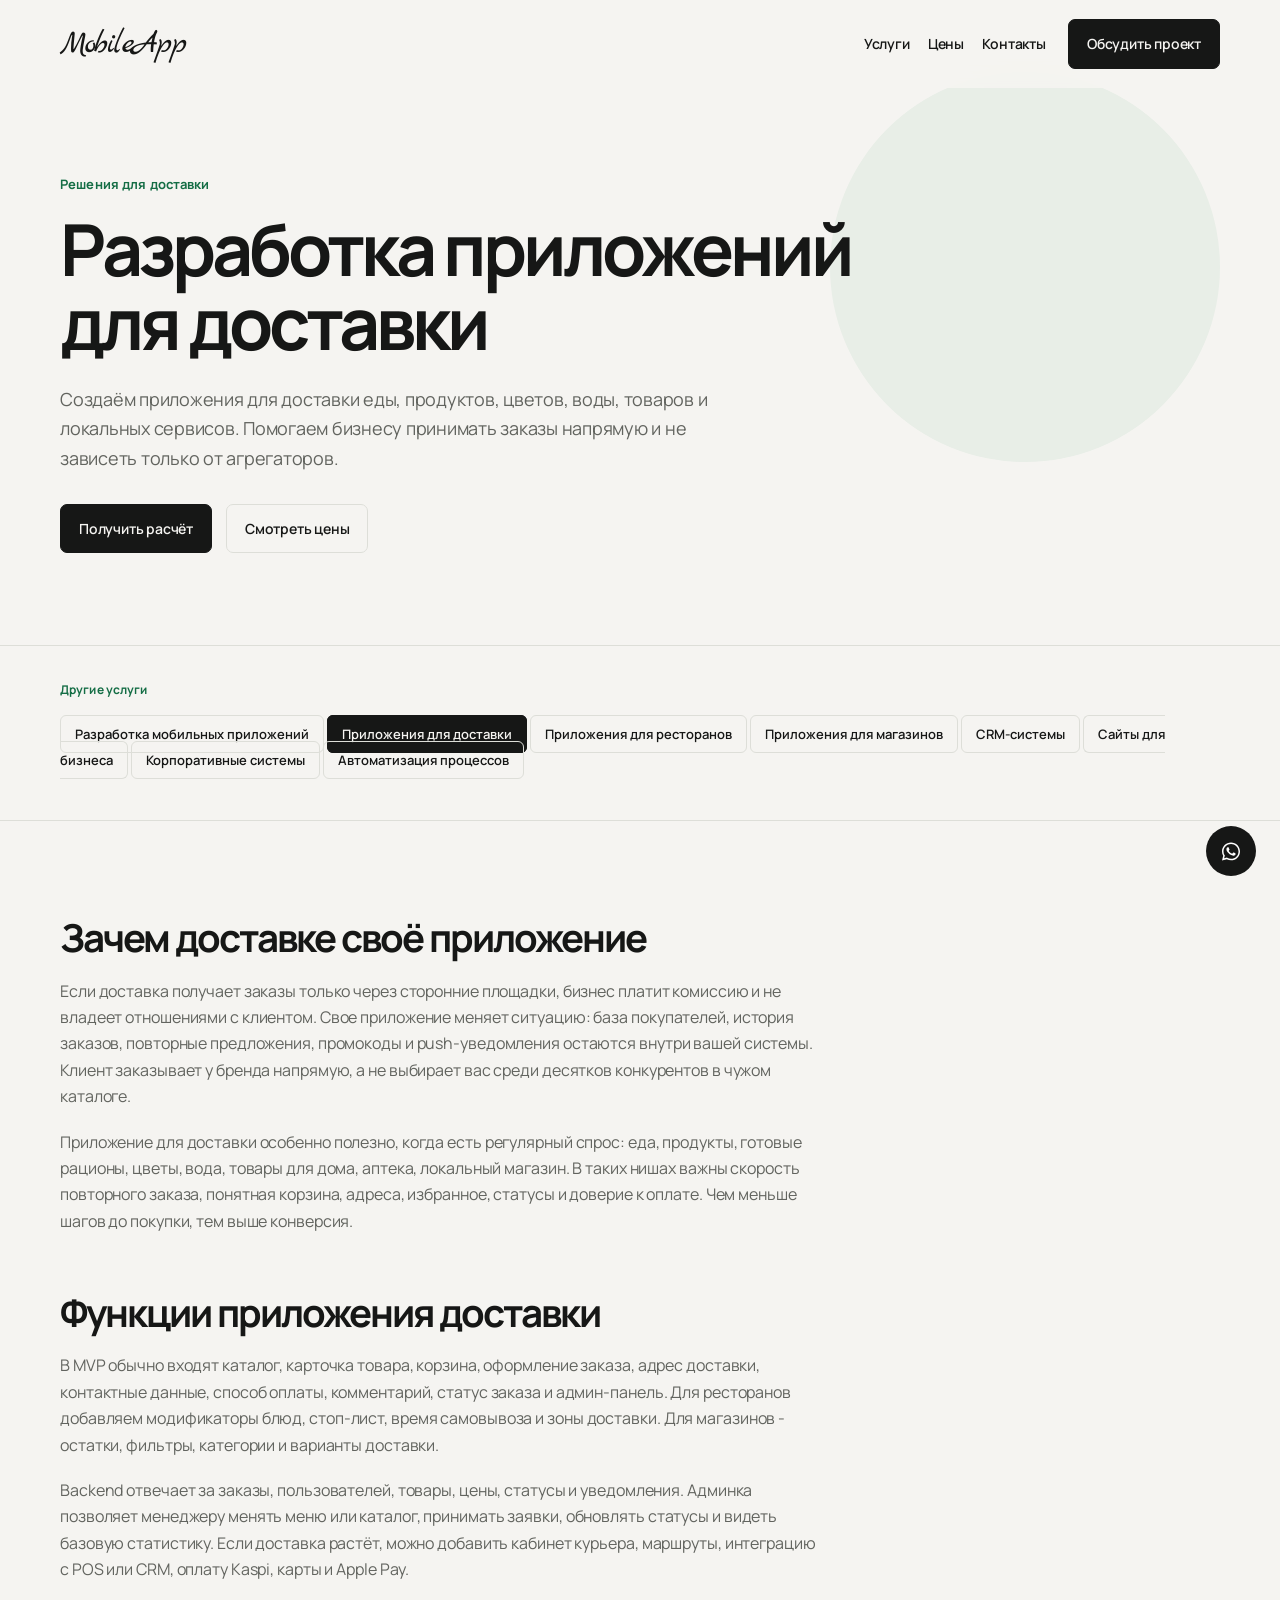
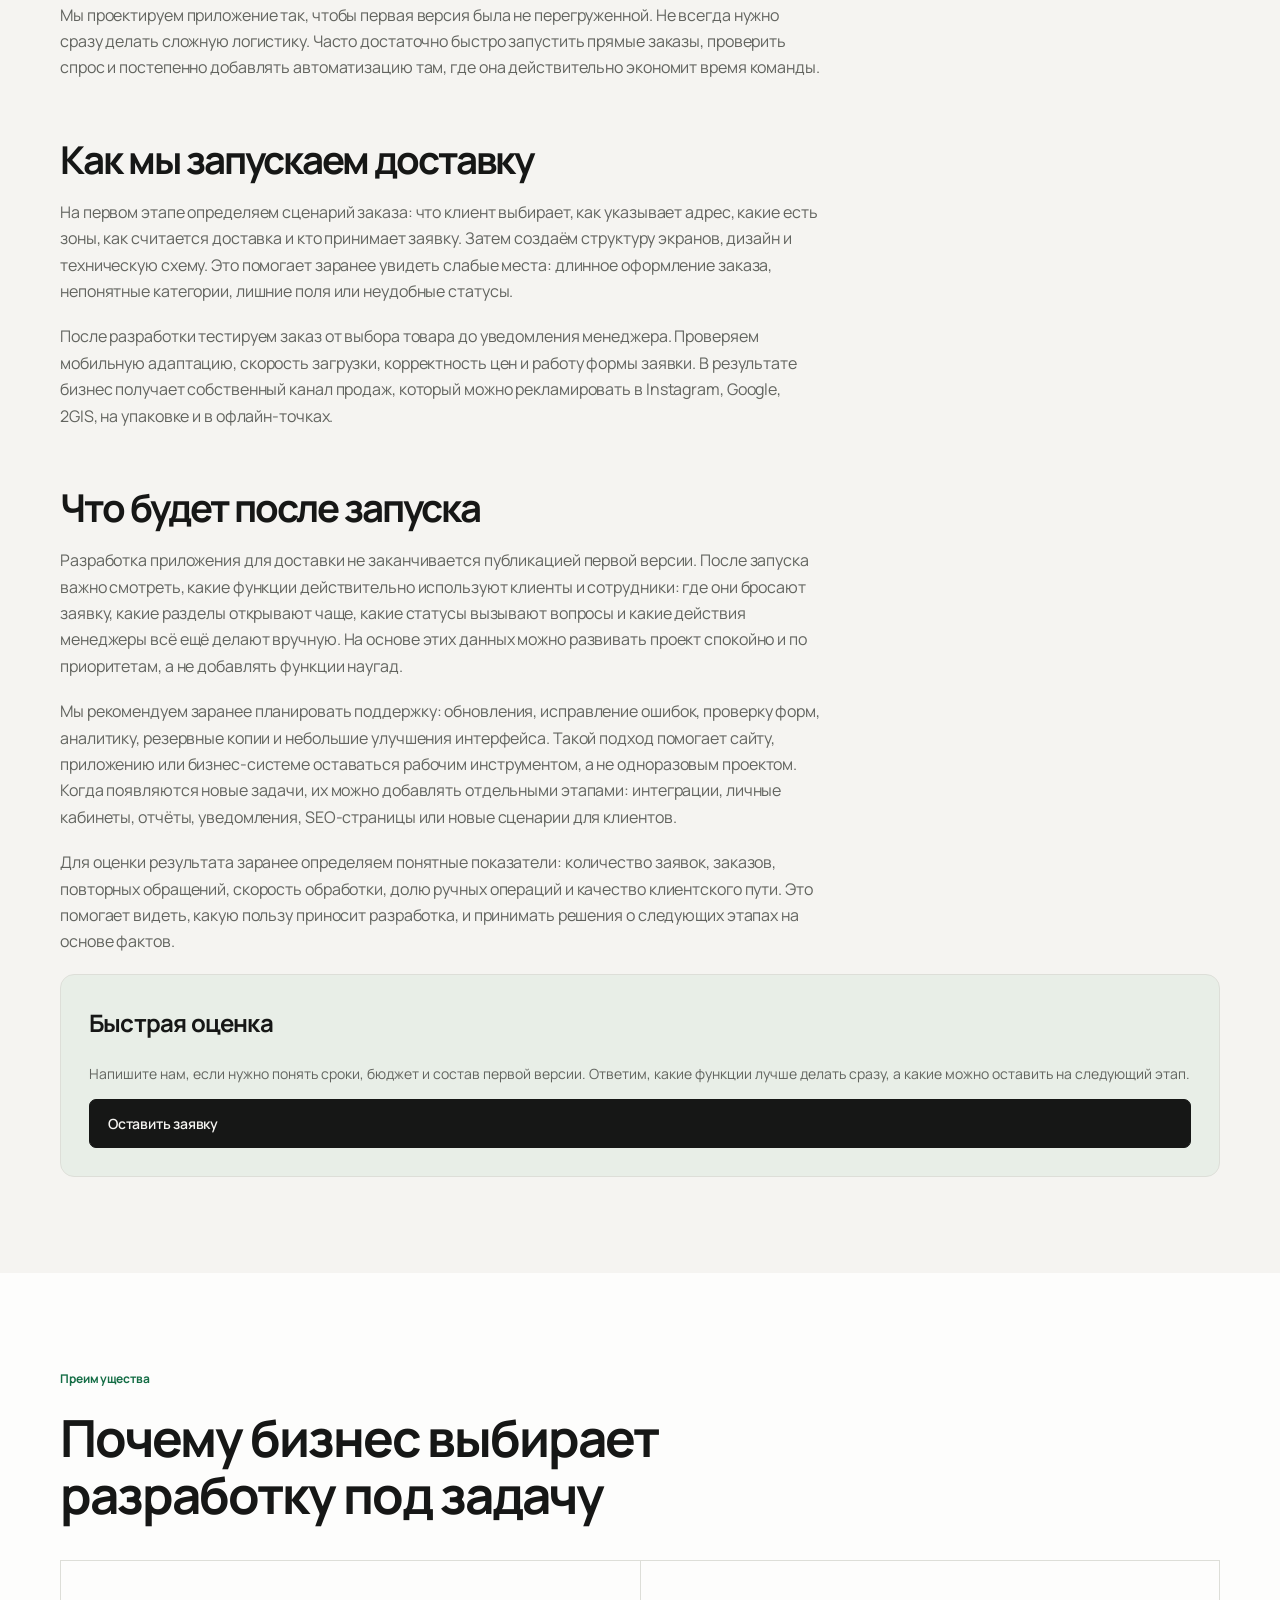
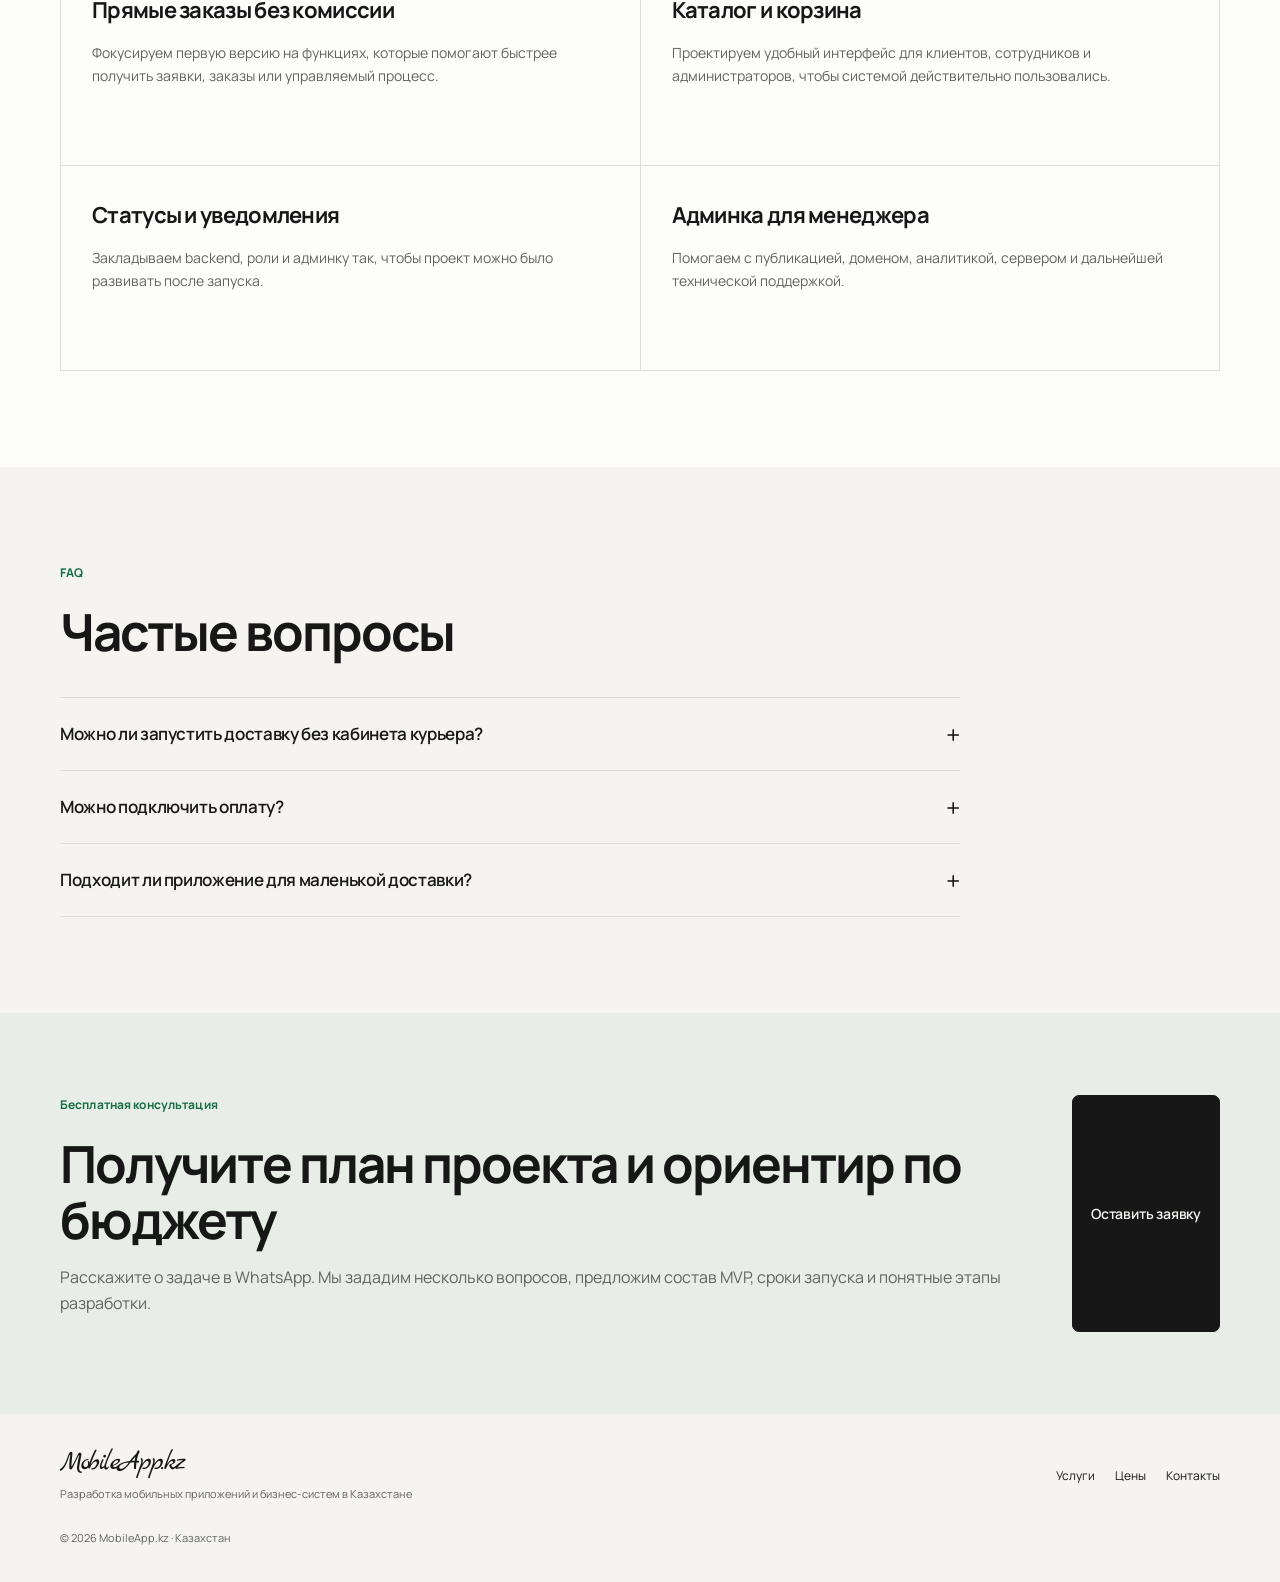
<file: services/delivery-app-development.html>
<!DOCTYPE html>
<html lang="ru">
<head>
  <!-- Google tag (gtag.js) -->
  <script async src="https://www.googletagmanager.com/gtag/js?id=AW-18126512497"></script>
  <script>
    window.dataLayer = window.dataLayer || [];
    function gtag(){dataLayer.push(arguments);}
    gtag('js', new Date());

    gtag('config', 'AW-18126512497');
    gtag('config', 'G-MHQBQCYL6B');
  </script>
  <meta charset="UTF-8">
  <meta name="viewport" content="width=device-width, initial-scale=1.0">
  <title>Разработка приложения для доставки | MobileApp.kz</title>
  <meta name="description" content="Создание приложения для доставки еды, продуктов и товаров: каталог, корзина, зоны доставки, статусы, курьеры, оплата и админка.">
  <link rel="canonical" href="https://mobileapp.kz/services/delivery-app-development.html">
  <meta property="og:type" content="website">
  <meta property="og:url" content="https://mobileapp.kz/services/delivery-app-development.html">
  <meta property="og:title" content="Разработка приложения для доставки | MobileApp.kz">
  <meta property="og:description" content="Создание приложения для доставки еды, продуктов и товаров: каталог, корзина, зоны доставки, статусы, курьеры, оплата и админка.">
  <meta property="og:locale" content="ru_KZ">
  <meta name="twitter:card" content="summary_large_image">
  <link rel="stylesheet" href="../service-theme.css?v=6">
  <link rel="icon" href="../favicon.ico" sizes="any">
  <link rel="icon" type="image/png" sizes="32x32" href="../assets/favicon-32.png">
  <link rel="apple-touch-icon" href="../assets/favicon-512.png">
  <meta name="theme-color" content="#090b1a">
  <script type="application/ld+json">
{
  "@context": "https://schema.org",
  "@graph": [
    {
      "@type": "Organization",
      "@id": "https://mobileapp.kz/#organization",
      "name": "MobileApp.kz",
      "url": "https://mobileapp.kz",
      "telephone": "+77004320505"
    },
    {
      "@type": "LocalBusiness",
      "@id": "https://mobileapp.kz/#localbusiness",
      "name": "MobileApp.kz",
      "url": "https://mobileapp.kz",
      "areaServed": {
        "@type": "Country",
        "name": "Kazakhstan"
      },
      "address": {
        "@type": "PostalAddress",
        "addressCountry": "KZ"
      },
      "priceRange": "$$"
    },
    {
      "@type": "Service",
      "@id": "https://mobileapp.kz/services/delivery-app-development.html#service",
      "name": "Разработка приложения для доставки",
      "provider": {
        "@id": "https://mobileapp.kz/#organization"
      },
      "areaServed": {
        "@type": "Country",
        "name": "Kazakhstan"
      },
      "url": "https://mobileapp.kz/services/delivery-app-development.html",
      "description": "Создание приложения для доставки еды, продуктов и товаров: каталог, корзина, зоны доставки, статусы, курьеры, оплата и админка."
    },
    {
      "@type": "FAQPage",
      "@id": "https://mobileapp.kz/services/delivery-app-development.html#faq",
      "mainEntity": [
        {
          "@type": "Question",
          "name": "Можно ли запустить доставку без кабинета курьера?",
          "acceptedAnswer": {
            "@type": "Answer",
            "text": "Да. Для MVP часто достаточно админки и статусов заказа. Кабинет курьера можно добавить позже, когда появится стабильный поток заказов."
          }
        },
        {
          "@type": "Question",
          "name": "Можно подключить оплату?",
          "acceptedAnswer": {
            "@type": "Answer",
            "text": "Да. Возможны Kaspi, банковские карты, Apple Pay и другие варианты, если у бизнеса есть необходимые договоры и платежный провайдер."
          }
        },
        {
          "@type": "Question",
          "name": "Подходит ли приложение для маленькой доставки?",
          "acceptedAnswer": {
            "@type": "Answer",
            "text": "Да. Малому бизнесу часто важнее быстро получить прямые заказы и базу клиентов, чем сразу строить сложную систему логистики."
          }
        }
      ]
    }
  ]
}
  </script>
</head>
<body class="service-page">
  <header class="header" id="top">
    <div class="container header__inner">
      <a href="/" class="logo" aria-label="MobileApp.kz - на главную">
        <span class="logo__icon">◆</span>
        <span class="logo__text">MobileApp<span class="logo__dot">.kz</span></span>
      </a>
      <nav class="nav" id="nav" aria-label="Основное меню">
        <a href="/#services">Услуги</a>
        <a href="/#pricing">Цены</a>
        <a href="/#contact">Контакты</a>
      </nav>
      <a href="#contact" class="btn btn--primary header__cta">Обсудить проект</a>
      <button class="burger" id="burger" aria-label="Открыть меню" aria-expanded="false">
        <span></span><span></span><span></span>
      </button>
    </div>
  </header>

  <main>
    <section class="service-hero service-hero--app">
      <div class="container service-hero__grid">
        <div>
          <p class="badge">Решения для доставки</p>
          <h1>Разработка приложений для доставки</h1>
          <p>Создаём приложения для доставки еды, продуктов, цветов, воды, товаров и локальных сервисов. Помогаем бизнесу принимать заказы напрямую и не зависеть только от агрегаторов.</p>
          <div class="hero__actions">
            <a href="#contact" class="btn btn--primary btn--lg">Получить расчёт</a>
            <a href="/#pricing" class="btn btn--ghost btn--lg">Смотреть цены</a>
          </div>
        </div>
      </div>
    </section>

    <section class="section service-nav-section">
      <div class="container">
        <p class="section__eyebrow">Другие услуги</p>
        <div class="service-nav">
          <a class="service-nav__link" href="/services/mobile-app-development.html">Разработка мобильных приложений</a>
          <a class="service-nav__link service-nav__link--active" href="/services/delivery-app-development.html">Приложения для доставки</a>
          <a class="service-nav__link" href="/services/restaurant-app-development.html">Приложения для ресторанов</a>
          <a class="service-nav__link" href="/services/shop-app-development.html">Приложения для магазинов</a>
          <a class="service-nav__link" href="/services/crm-development.html">CRM-системы</a>
          <a class="service-nav__link" href="/services/business-website-development.html">Сайты для бизнеса</a>
          <a class="service-nav__link" href="/services/corporate-systems-development.html">Корпоративные системы</a>
          <a class="service-nav__link" href="/services/business-automation.html">Автоматизация процессов</a>
        </div>
      </div>
    </section>

    <section class="section service-content">
      <div class="container service-content__grid">
        <article class="service-article">
          <h2>Зачем доставке своё приложение</h2><p>Если доставка получает заказы только через сторонние площадки, бизнес платит комиссию и не владеет отношениями с клиентом. Свое приложение меняет ситуацию: база покупателей, история заказов, повторные предложения, промокоды и push-уведомления остаются внутри вашей системы. Клиент заказывает у бренда напрямую, а не выбирает вас среди десятков конкурентов в чужом каталоге.</p><p>Приложение для доставки особенно полезно, когда есть регулярный спрос: еда, продукты, готовые рационы, цветы, вода, товары для дома, аптека, локальный магазин. В таких нишах важны скорость повторного заказа, понятная корзина, адреса, избранное, статусы и доверие к оплате. Чем меньше шагов до покупки, тем выше конверсия.</p><h2>Функции приложения доставки</h2><p>В MVP обычно входят каталог, карточка товара, корзина, оформление заказа, адрес доставки, контактные данные, способ оплаты, комментарий, статус заказа и админ-панель. Для ресторанов добавляем модификаторы блюд, стоп-лист, время самовывоза и зоны доставки. Для магазинов - остатки, фильтры, категории и варианты доставки.</p><p>Backend отвечает за заказы, пользователей, товары, цены, статусы и уведомления. Админка позволяет менеджеру менять меню или каталог, принимать заявки, обновлять статусы и видеть базовую статистику. Если доставка растёт, можно добавить кабинет курьера, маршруты, интеграцию с POS или CRM, оплату Kaspi, карты и Apple Pay.</p><p>Мы проектируем приложение так, чтобы первая версия была не перегруженной. Не всегда нужно сразу делать сложную логистику. Часто достаточно быстро запустить прямые заказы, проверить спрос и постепенно добавлять автоматизацию там, где она действительно экономит время команды.</p><h2>Как мы запускаем доставку</h2><p>На первом этапе определяем сценарий заказа: что клиент выбирает, как указывает адрес, какие есть зоны, как считается доставка и кто принимает заявку. Затем создаём структуру экранов, дизайн и техническую схему. Это помогает заранее увидеть слабые места: длинное оформление заказа, непонятные категории, лишние поля или неудобные статусы.</p><p>После разработки тестируем заказ от выбора товара до уведомления менеджера. Проверяем мобильную адаптацию, скорость загрузки, корректность цен и работу формы заявки. В результате бизнес получает собственный канал продаж, который можно рекламировать в Instagram, Google, 2GIS, на упаковке и в офлайн-точках.</p><h2>Что будет после запуска</h2><p>Разработка приложения для доставки не заканчивается публикацией первой версии. После запуска важно смотреть, какие функции действительно используют клиенты и сотрудники: где они бросают заявку, какие разделы открывают чаще, какие статусы вызывают вопросы и какие действия менеджеры всё ещё делают вручную. На основе этих данных можно развивать проект спокойно и по приоритетам, а не добавлять функции наугад.</p><p>Мы рекомендуем заранее планировать поддержку: обновления, исправление ошибок, проверку форм, аналитику, резервные копии и небольшие улучшения интерфейса. Такой подход помогает сайту, приложению или бизнес-системе оставаться рабочим инструментом, а не одноразовым проектом. Когда появляются новые задачи, их можно добавлять отдельными этапами: интеграции, личные кабинеты, отчёты, уведомления, SEO-страницы или новые сценарии для клиентов.</p><p>Для оценки результата заранее определяем понятные показатели: количество заявок, заказов, повторных обращений, скорость обработки, долю ручных операций и качество клиентского пути. Это помогает видеть, какую пользу приносит разработка, и принимать решения о следующих этапах на основе фактов.</p>
        </article>
        <aside class="service-sidebar">
          <h2>Быстрая оценка</h2>
          <p>Напишите нам, если нужно понять сроки, бюджет и состав первой версии. Ответим, какие функции лучше делать сразу, а какие можно оставить на следующий этап.</p>
          <a class="btn btn--primary btn--full" href="#contact">Оставить заявку</a>
        </aside>
      </div>
    </section>

    <section class="section section--alt">
      <div class="container">
        <div class="section__head">
          <p class="section__eyebrow">Преимущества</p>
          <h2>Почему бизнес выбирает разработку под задачу</h2>
        </div>
        <div class="cards cards--4">
          <article class="card"><h3>Прямые заказы без комиссии</h3><p>Фокусируем первую версию на функциях, которые помогают быстрее получить заявки, заказы или управляемый процесс.</p></article>
          <article class="card"><h3>Каталог и корзина</h3><p>Проектируем удобный интерфейс для клиентов, сотрудников и администраторов, чтобы системой действительно пользовались.</p></article>
          <article class="card"><h3>Статусы и уведомления</h3><p>Закладываем backend, роли и админку так, чтобы проект можно было развивать после запуска.</p></article>
          <article class="card"><h3>Админка для менеджера</h3><p>Помогаем с публикацией, доменом, аналитикой, сервером и дальнейшей технической поддержкой.</p></article>
        </div>
      </div>
    </section>

    <section class="section">
      <div class="container">
        <div class="section__head">
          <p class="section__eyebrow">FAQ</p>
          <h2>Частые вопросы</h2>
        </div>
        <div class="faq-list">
          <details class="faq-item"><summary>Можно ли запустить доставку без кабинета курьера?</summary><p>Да. Для MVP часто достаточно админки и статусов заказа. Кабинет курьера можно добавить позже, когда появится стабильный поток заказов.</p></details>
          <details class="faq-item"><summary>Можно подключить оплату?</summary><p>Да. Возможны Kaspi, банковские карты, Apple Pay и другие варианты, если у бизнеса есть необходимые договоры и платежный провайдер.</p></details>
          <details class="faq-item"><summary>Подходит ли приложение для маленькой доставки?</summary><p>Да. Малому бизнесу часто важнее быстро получить прямые заказы и базу клиентов, чем сразу строить сложную систему логистики.</p></details>
        </div>
      </div>
    </section>


    <section class="service-cta" id="contact">
      <div class="container service-cta__inner">
        <div>
          <p class="section__eyebrow">Бесплатная консультация</p>
          <h2>Получите план проекта и ориентир по бюджету</h2>
          <p>Расскажите о задаче в WhatsApp. Мы зададим несколько вопросов, предложим состав MVP, сроки запуска и понятные этапы разработки.</p>
        </div>
        <a class="btn btn--primary btn--lg" href="https://wa.me/77004320505?text=%D0%97%D0%B4%D1%80%D0%B0%D0%B2%D1%81%D1%82%D0%B2%D1%83%D0%B9%D1%82%D0%B5!%20%D0%A5%D0%BE%D1%87%D1%83%20%D0%BE%D0%B1%D1%81%D1%83%D0%B4%D0%B8%D1%82%D1%8C%20%D0%BF%D1%80%D0%BE%D0%B5%D0%BA%D1%82%20%D0%B4%D0%BB%D1%8F%20mobileapp.kz" target="_blank" rel="noopener noreferrer">Оставить заявку</a>
      </div>
    </section>

  </main>

  <footer class="footer">
    <div class="container footer__inner">
      <div class="footer__brand">
        <a href="/" class="logo logo--footer">
          <span class="logo__icon">◆</span>
          <span class="logo__text">MobileApp.kz</span>
        </a>
        <p>Разработка мобильных приложений и бизнес-систем в Казахстане</p>
      </div>
      <nav class="footer__nav" aria-label="Подвал">
        <a href="/#services">Услуги</a>
        <a href="/#pricing">Цены</a>
        <a href="/#contact">Контакты</a>
      </nav>
      <p class="footer__copy">© <span id="year"></span> MobileApp.kz · Казахстан</p>
    </div>
  </footer>

  <a class="whatsapp-float" href="https://wa.me/77004320505" target="_blank" rel="noopener noreferrer" aria-label="Написать в WhatsApp">
    <svg viewBox="0 0 32 32" aria-hidden="true" focusable="false">
      <path d="M16.04 4C9.4 4 4 9.31 4 15.85c0 2.09.56 4.13 1.63 5.92L4 28l6.4-1.62a12.2 12.2 0 0 0 5.64 1.38C22.69 27.76 28 22.45 28 15.9 28 9.35 22.69 4 16.04 4Zm0 21.76c-1.78 0-3.53-.48-5.04-1.38l-.36-.22-3.8.96.98-3.63-.24-.38A9.85 9.85 0 0 1 6 15.85C6 10.42 10.5 6 16.04 6 21.56 6 26 10.43 26 15.9c0 5.44-4.44 9.86-9.96 9.86Zm5.5-7.36c-.3-.15-1.78-.87-2.05-.96-.28-.1-.48-.15-.68.15-.2.3-.78.96-.96 1.16-.18.2-.35.22-.65.08-.3-.15-1.27-.46-2.42-1.48-.9-.79-1.5-1.76-1.68-2.06-.18-.3-.02-.46.13-.61.14-.14.3-.35.45-.52.15-.18.2-.3.3-.5.1-.2.05-.37-.02-.52-.08-.15-.68-1.61-.93-2.21-.24-.58-.49-.5-.68-.51h-.58c-.2 0-.52.07-.8.37-.28.3-1.05 1.01-1.05 2.46s1.08 2.86 1.23 3.06c.15.2 2.12 3.18 5.14 4.46.72.31 1.28.5 1.72.64.72.23 1.38.2 1.9.12.58-.09 1.78-.72 2.03-1.42.25-.7.25-1.3.18-1.42-.08-.13-.28-.2-.58-.35Z"/>
    </svg>
  </a>
  <script src="../script.js?v=6"></script>
</body>
</html>
</file>
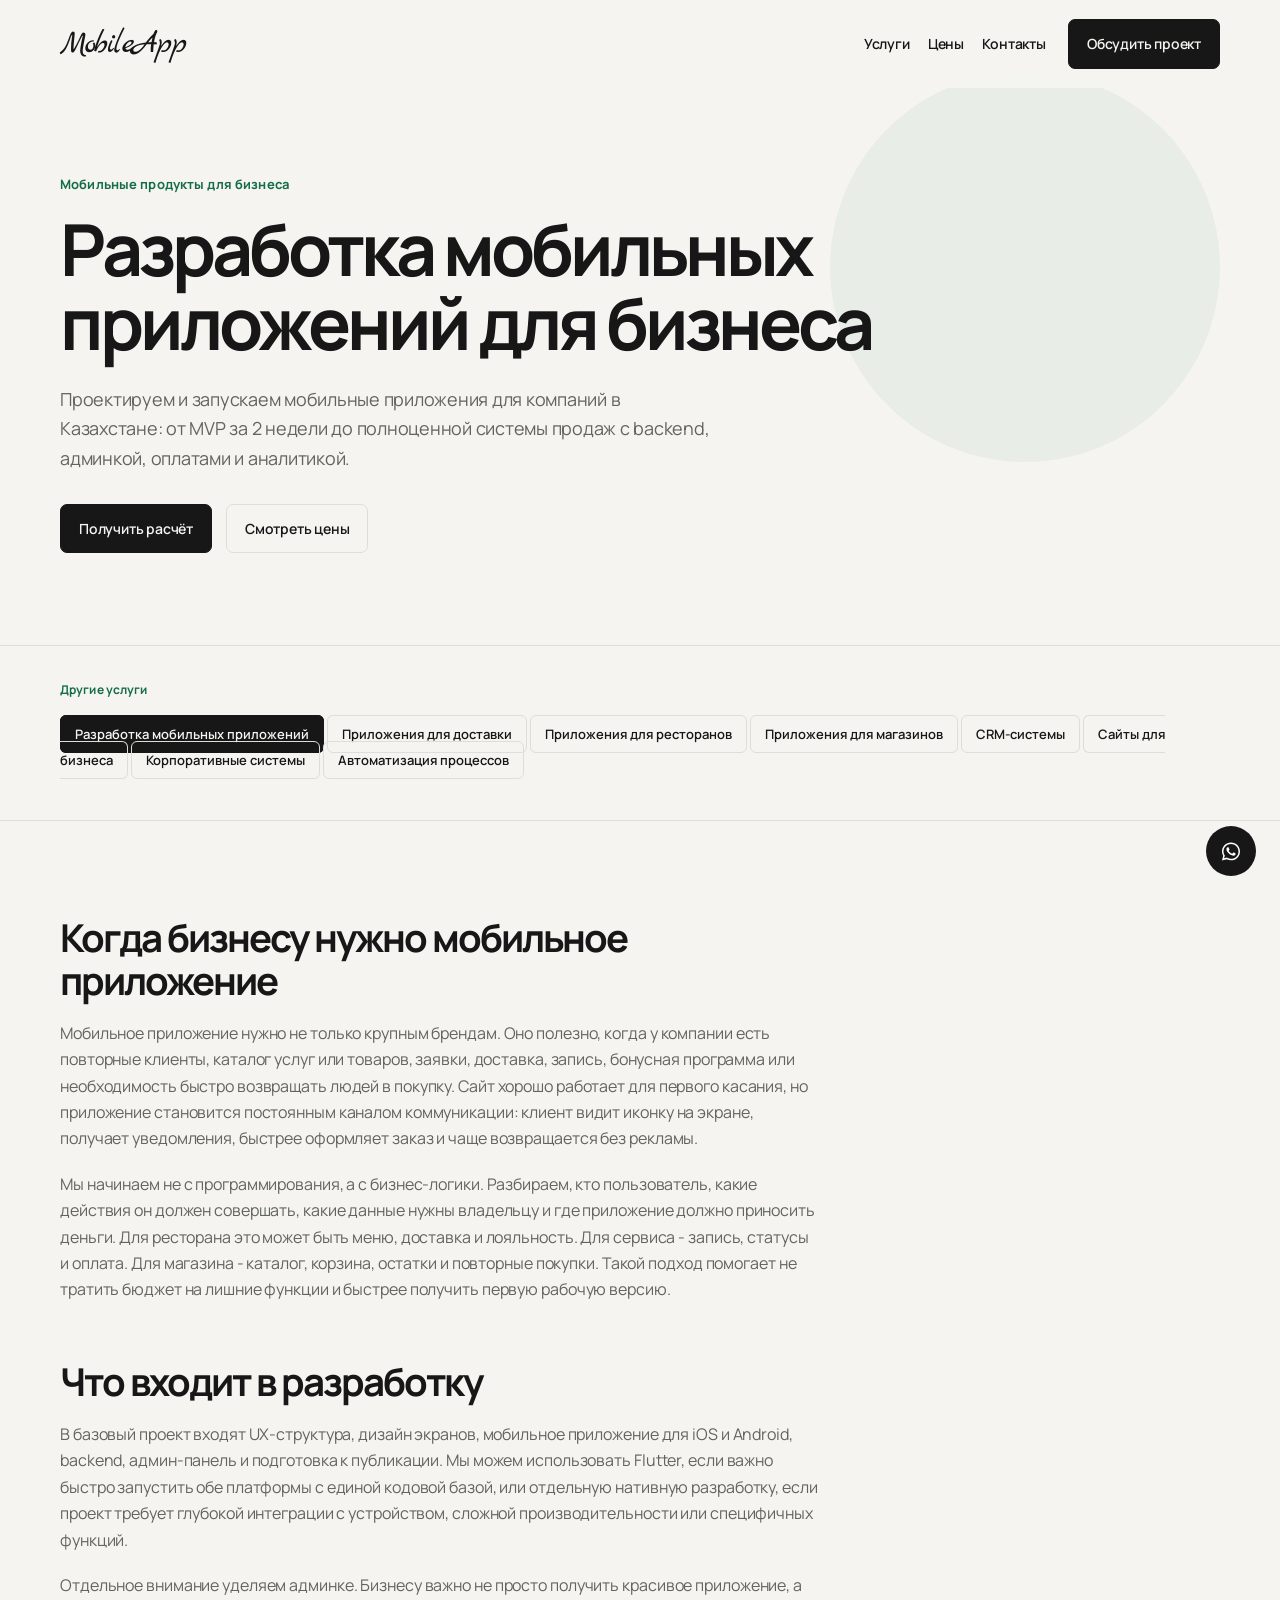
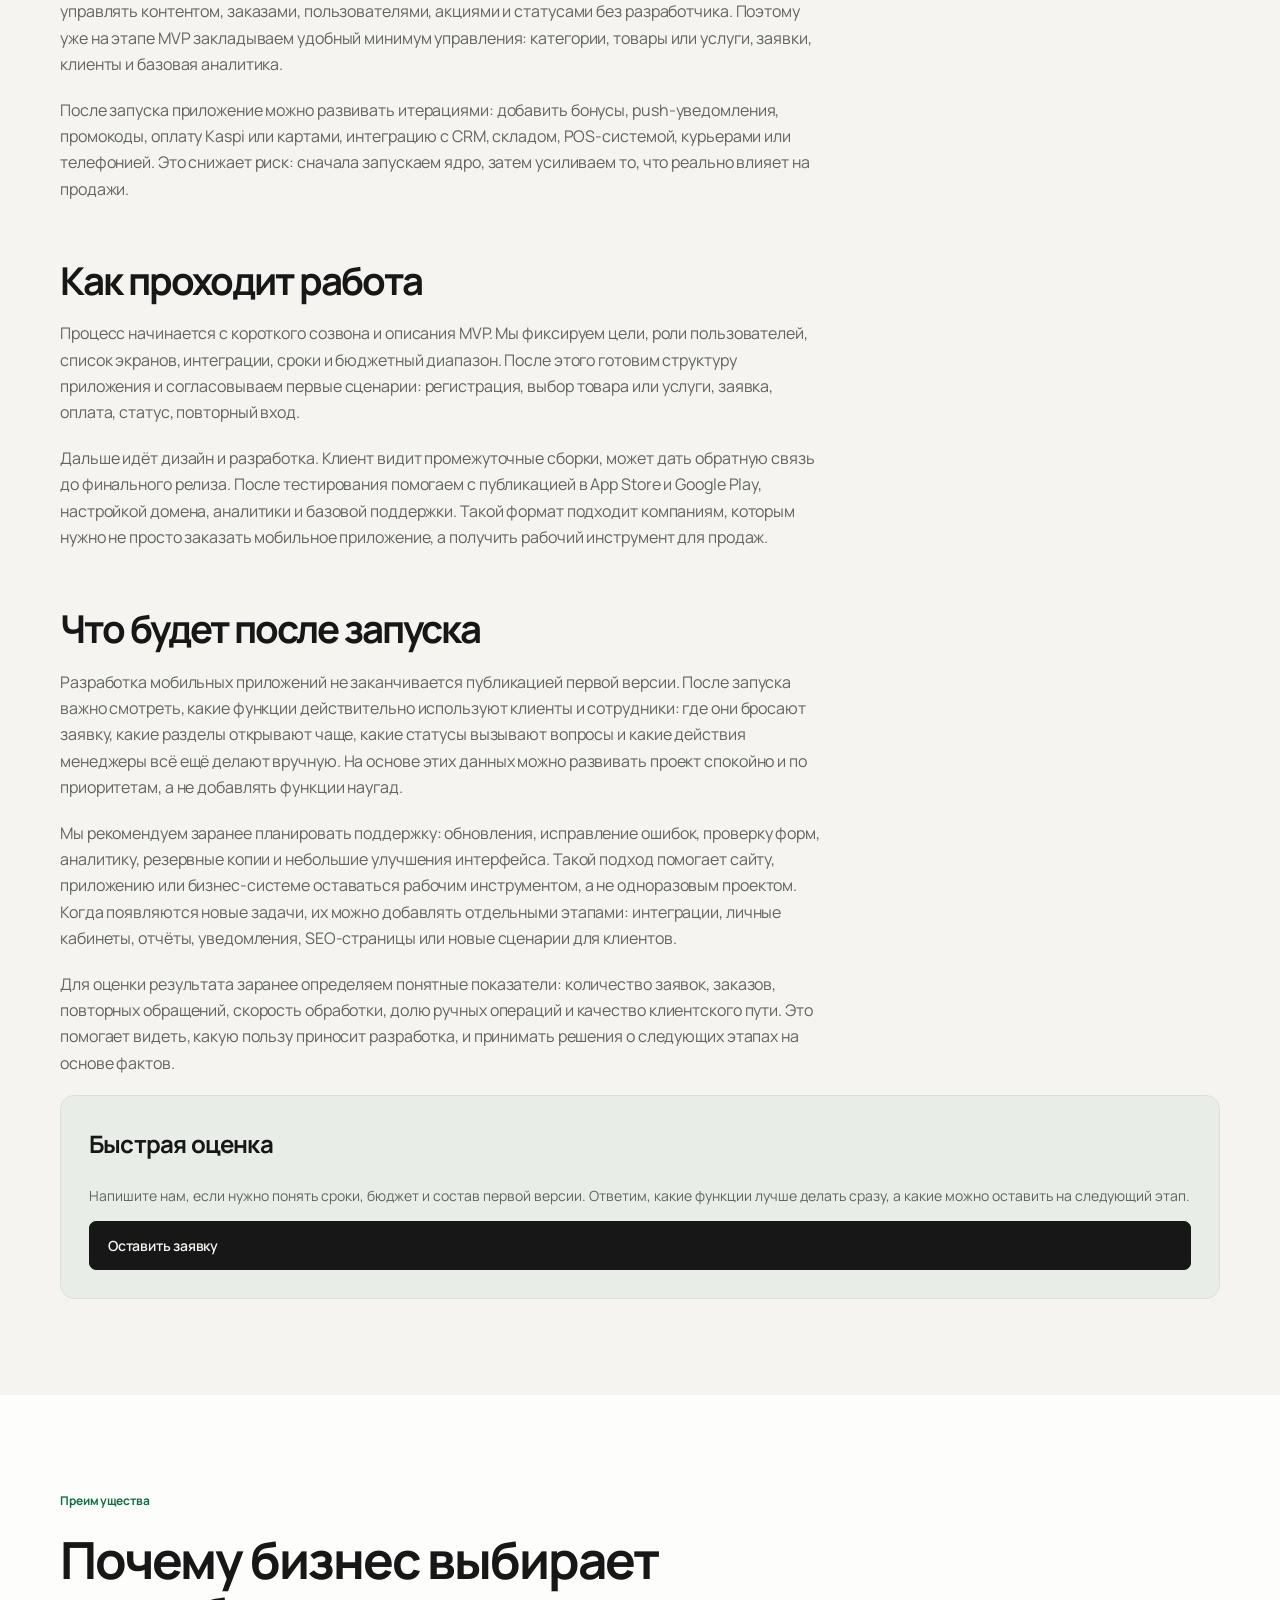
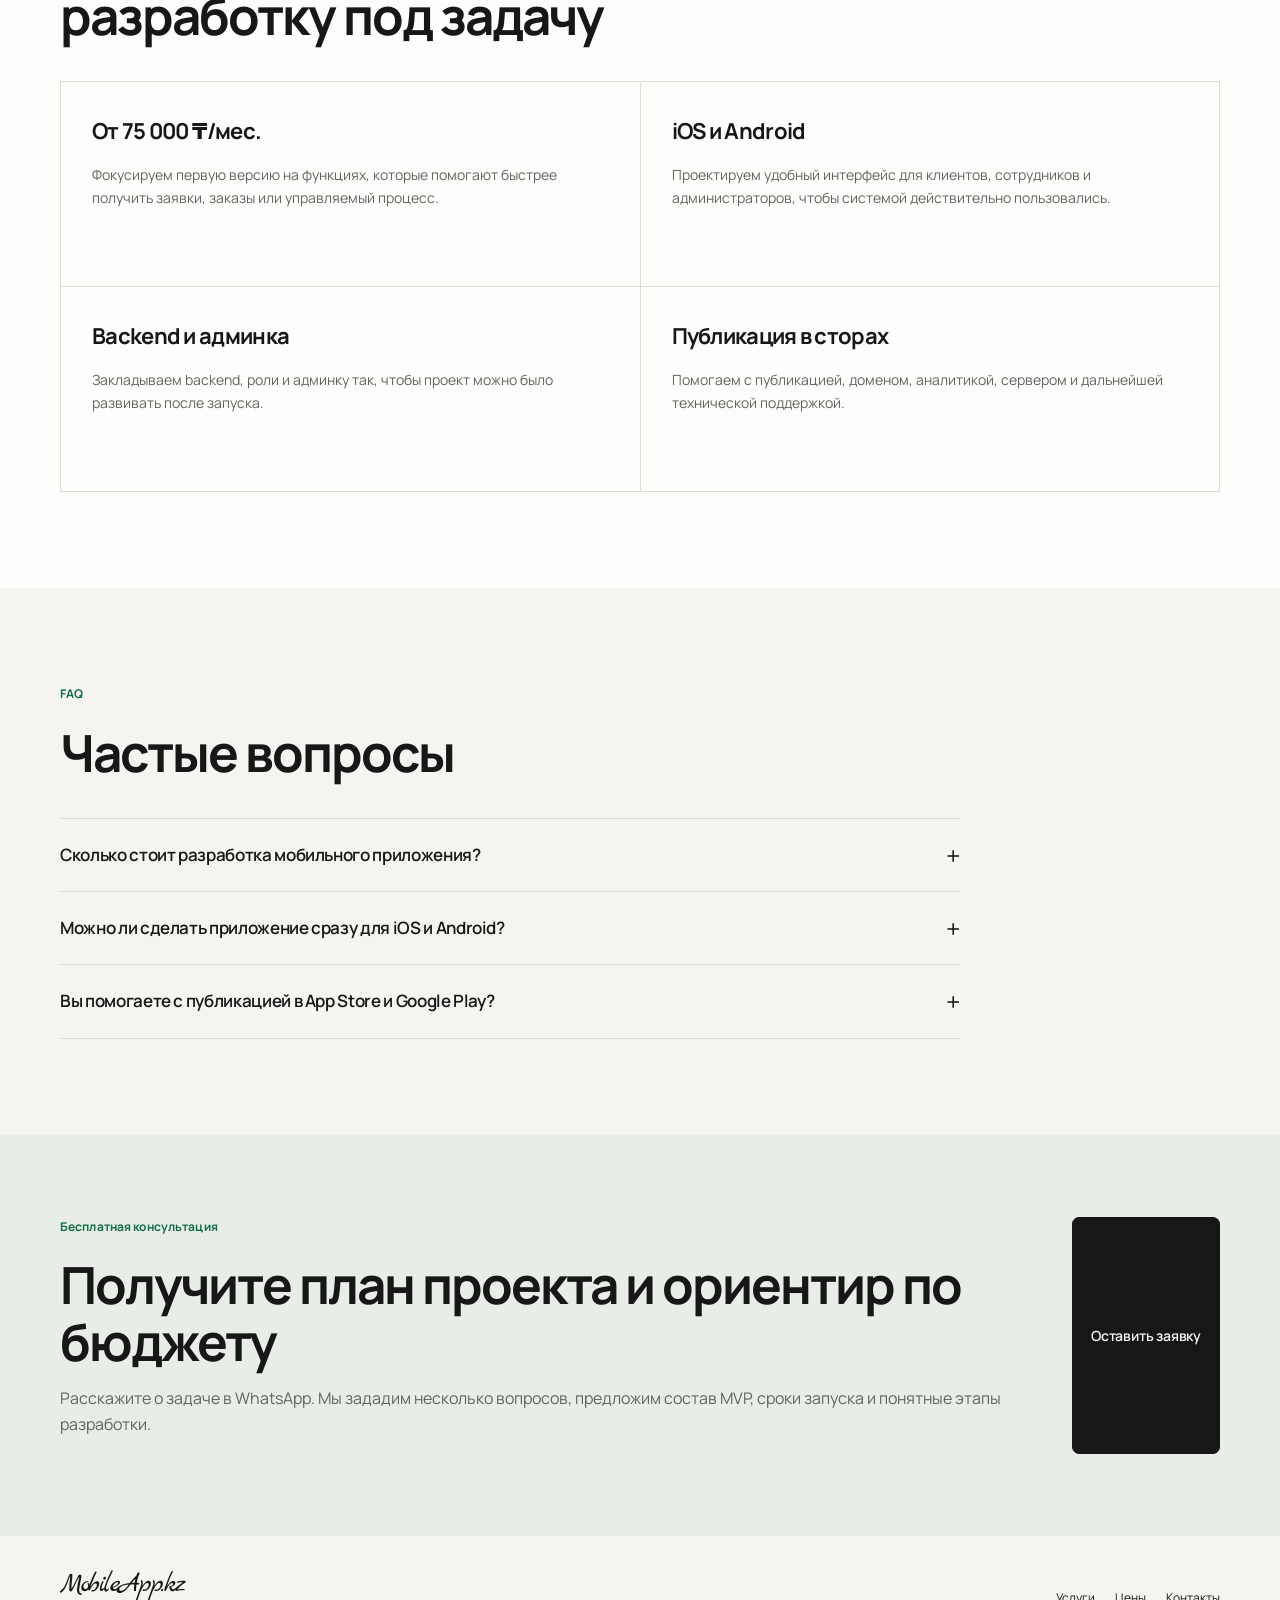
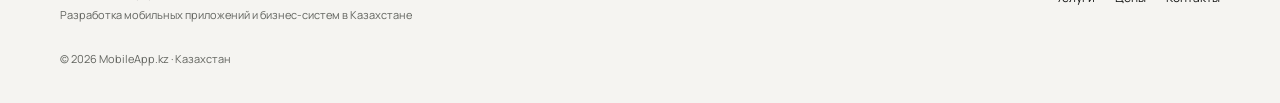
<file: services/mobile-app-development.html>
<!DOCTYPE html>
<html lang="ru">
<head>
  <!-- Google tag (gtag.js) -->
  <script async src="https://www.googletagmanager.com/gtag/js?id=AW-18126512497"></script>
  <script>
    window.dataLayer = window.dataLayer || [];
    function gtag(){dataLayer.push(arguments);}
    gtag('js', new Date());

    gtag('config', 'AW-18126512497');
    gtag('config', 'G-MHQBQCYL6B');
  </script>
  <meta charset="UTF-8">
  <meta name="viewport" content="width=device-width, initial-scale=1.0">
  <title>Разработка мобильных приложений в Казахстане | MobileApp.kz</title>
  <meta name="description" content="Разработка мобильных приложений для бизнеса под iOS и Android: MVP, Flutter, backend, админка, публикация и поддержка.">
  <link rel="canonical" href="https://mobileapp.kz/services/mobile-app-development.html">
  <meta property="og:type" content="website">
  <meta property="og:url" content="https://mobileapp.kz/services/mobile-app-development.html">
  <meta property="og:title" content="Разработка мобильных приложений в Казахстане | MobileApp.kz">
  <meta property="og:description" content="Разработка мобильных приложений для бизнеса под iOS и Android: MVP, Flutter, backend, админка, публикация и поддержка.">
  <meta property="og:locale" content="ru_KZ">
  <meta name="twitter:card" content="summary_large_image">
  <link rel="stylesheet" href="../service-theme.css?v=6">
  <link rel="icon" href="../favicon.ico" sizes="any">
  <link rel="icon" type="image/png" sizes="32x32" href="../assets/favicon-32.png">
  <link rel="apple-touch-icon" href="../assets/favicon-512.png">
  <meta name="theme-color" content="#090b1a">
  <script type="application/ld+json">
{
  "@context": "https://schema.org",
  "@graph": [
    {
      "@type": "Organization",
      "@id": "https://mobileapp.kz/#organization",
      "name": "MobileApp.kz",
      "url": "https://mobileapp.kz",
      "telephone": "+77004320505"
    },
    {
      "@type": "LocalBusiness",
      "@id": "https://mobileapp.kz/#localbusiness",
      "name": "MobileApp.kz",
      "url": "https://mobileapp.kz",
      "areaServed": {
        "@type": "Country",
        "name": "Kazakhstan"
      },
      "address": {
        "@type": "PostalAddress",
        "addressCountry": "KZ"
      },
      "priceRange": "$$"
    },
    {
      "@type": "Service",
      "@id": "https://mobileapp.kz/services/mobile-app-development.html#service",
      "name": "Разработка мобильных приложений",
      "provider": {
        "@id": "https://mobileapp.kz/#organization"
      },
      "areaServed": {
        "@type": "Country",
        "name": "Kazakhstan"
      },
      "url": "https://mobileapp.kz/services/mobile-app-development.html",
      "description": "Разработка мобильных приложений для бизнеса под iOS и Android: MVP, Flutter, backend, админка, публикация и поддержка."
    },
    {
      "@type": "FAQPage",
      "@id": "https://mobileapp.kz/services/mobile-app-development.html#faq",
      "mainEntity": [
        {
          "@type": "Question",
          "name": "Сколько стоит разработка мобильного приложения?",
          "acceptedAnswer": {
            "@type": "Answer",
            "text": "Стоимость начинается от 75 000 ₸ в месяц. Точная сумма зависит от количества экранов, платформ, интеграций, оплат, ролей пользователей и требований к админке."
          }
        },
        {
          "@type": "Question",
          "name": "Можно ли сделать приложение сразу для iOS и Android?",
          "acceptedAnswer": {
            "@type": "Answer",
            "text": "Да. Для быстрого запуска часто используем Flutter, чтобы выпустить обе платформы быстрее и дешевле, чем две отдельные разработки."
          }
        },
        {
          "@type": "Question",
          "name": "Вы помогаете с публикацией в App Store и Google Play?",
          "acceptedAnswer": {
            "@type": "Answer",
            "text": "Да. Готовим сборки, помогаем пройти базовые требования стора и подсказываем, какие аккаунты разработчика нужны владельцу бизнеса."
          }
        }
      ]
    }
  ]
}
  </script>
</head>
<body class="service-page">
  <header class="header" id="top">
    <div class="container header__inner">
      <a href="/" class="logo" aria-label="MobileApp.kz - на главную">
        <span class="logo__icon">◆</span>
        <span class="logo__text">MobileApp<span class="logo__dot">.kz</span></span>
      </a>
      <nav class="nav" id="nav" aria-label="Основное меню">
        <a href="/#services">Услуги</a>
        <a href="/#pricing">Цены</a>
        <a href="/#contact">Контакты</a>
      </nav>
      <a href="#contact" class="btn btn--primary header__cta">Обсудить проект</a>
      <button class="burger" id="burger" aria-label="Открыть меню" aria-expanded="false">
        <span></span><span></span><span></span>
      </button>
    </div>
  </header>

  <main>
    <section class="service-hero service-hero--app">
      <div class="container service-hero__grid">
        <div>
          <p class="badge">Мобильные продукты для бизнеса</p>
          <h1>Разработка мобильных приложений для бизнеса</h1>
          <p>Проектируем и запускаем мобильные приложения для компаний в Казахстане: от MVP за 2 недели до полноценной системы продаж с backend, админкой, оплатами и аналитикой.</p>
          <div class="hero__actions">
            <a href="#contact" class="btn btn--primary btn--lg">Получить расчёт</a>
            <a href="/#pricing" class="btn btn--ghost btn--lg">Смотреть цены</a>
          </div>
        </div>
      </div>
    </section>

    <section class="section service-nav-section">
      <div class="container">
        <p class="section__eyebrow">Другие услуги</p>
        <div class="service-nav">
          <a class="service-nav__link service-nav__link--active" href="/services/mobile-app-development.html">Разработка мобильных приложений</a>
          <a class="service-nav__link" href="/services/delivery-app-development.html">Приложения для доставки</a>
          <a class="service-nav__link" href="/services/restaurant-app-development.html">Приложения для ресторанов</a>
          <a class="service-nav__link" href="/services/shop-app-development.html">Приложения для магазинов</a>
          <a class="service-nav__link" href="/services/crm-development.html">CRM-системы</a>
          <a class="service-nav__link" href="/services/business-website-development.html">Сайты для бизнеса</a>
          <a class="service-nav__link" href="/services/corporate-systems-development.html">Корпоративные системы</a>
          <a class="service-nav__link" href="/services/business-automation.html">Автоматизация процессов</a>
        </div>
      </div>
    </section>

    <section class="section service-content">
      <div class="container service-content__grid">
        <article class="service-article">
          <h2>Когда бизнесу нужно мобильное приложение</h2><p>Мобильное приложение нужно не только крупным брендам. Оно полезно, когда у компании есть повторные клиенты, каталог услуг или товаров, заявки, доставка, запись, бонусная программа или необходимость быстро возвращать людей в покупку. Сайт хорошо работает для первого касания, но приложение становится постоянным каналом коммуникации: клиент видит иконку на экране, получает уведомления, быстрее оформляет заказ и чаще возвращается без рекламы.</p><p>Мы начинаем не с программирования, а с бизнес-логики. Разбираем, кто пользователь, какие действия он должен совершать, какие данные нужны владельцу и где приложение должно приносить деньги. Для ресторана это может быть меню, доставка и лояльность. Для сервиса - запись, статусы и оплата. Для магазина - каталог, корзина, остатки и повторные покупки. Такой подход помогает не тратить бюджет на лишние функции и быстрее получить первую рабочую версию.</p><h2>Что входит в разработку</h2><p>В базовый проект входят UX-структура, дизайн экранов, мобильное приложение для iOS и Android, backend, админ-панель и подготовка к публикации. Мы можем использовать Flutter, если важно быстро запустить обе платформы с единой кодовой базой, или отдельную нативную разработку, если проект требует глубокой интеграции с устройством, сложной производительности или специфичных функций.</p><p>Отдельное внимание уделяем админке. Бизнесу важно не просто получить красивое приложение, а управлять контентом, заказами, пользователями, акциями и статусами без разработчика. Поэтому уже на этапе MVP закладываем удобный минимум управления: категории, товары или услуги, заявки, клиенты и базовая аналитика.</p><p>После запуска приложение можно развивать итерациями: добавить бонусы, push-уведомления, промокоды, оплату Kaspi или картами, интеграцию с CRM, складом, POS-системой, курьерами или телефонией. Это снижает риск: сначала запускаем ядро, затем усиливаем то, что реально влияет на продажи.</p><h2>Как проходит работа</h2><p>Процесс начинается с короткого созвона и описания MVP. Мы фиксируем цели, роли пользователей, список экранов, интеграции, сроки и бюджетный диапазон. После этого готовим структуру приложения и согласовываем первые сценарии: регистрация, выбор товара или услуги, заявка, оплата, статус, повторный вход.</p><p>Дальше идёт дизайн и разработка. Клиент видит промежуточные сборки, может дать обратную связь до финального релиза. После тестирования помогаем с публикацией в App Store и Google Play, настройкой домена, аналитики и базовой поддержки. Такой формат подходит компаниям, которым нужно не просто заказать мобильное приложение, а получить рабочий инструмент для продаж.</p><h2>Что будет после запуска</h2><p>Разработка мобильных приложений не заканчивается публикацией первой версии. После запуска важно смотреть, какие функции действительно используют клиенты и сотрудники: где они бросают заявку, какие разделы открывают чаще, какие статусы вызывают вопросы и какие действия менеджеры всё ещё делают вручную. На основе этих данных можно развивать проект спокойно и по приоритетам, а не добавлять функции наугад.</p><p>Мы рекомендуем заранее планировать поддержку: обновления, исправление ошибок, проверку форм, аналитику, резервные копии и небольшие улучшения интерфейса. Такой подход помогает сайту, приложению или бизнес-системе оставаться рабочим инструментом, а не одноразовым проектом. Когда появляются новые задачи, их можно добавлять отдельными этапами: интеграции, личные кабинеты, отчёты, уведомления, SEO-страницы или новые сценарии для клиентов.</p><p>Для оценки результата заранее определяем понятные показатели: количество заявок, заказов, повторных обращений, скорость обработки, долю ручных операций и качество клиентского пути. Это помогает видеть, какую пользу приносит разработка, и принимать решения о следующих этапах на основе фактов.</p>
        </article>
        <aside class="service-sidebar">
          <h2>Быстрая оценка</h2>
          <p>Напишите нам, если нужно понять сроки, бюджет и состав первой версии. Ответим, какие функции лучше делать сразу, а какие можно оставить на следующий этап.</p>
          <a class="btn btn--primary btn--full" href="#contact">Оставить заявку</a>
        </aside>
      </div>
    </section>

    <section class="section section--alt">
      <div class="container">
        <div class="section__head">
          <p class="section__eyebrow">Преимущества</p>
          <h2>Почему бизнес выбирает разработку под задачу</h2>
        </div>
        <div class="cards cards--4">
          <article class="card"><h3>От 75 000 ₸/мес.</h3><p>Фокусируем первую версию на функциях, которые помогают быстрее получить заявки, заказы или управляемый процесс.</p></article>
          <article class="card"><h3>iOS и Android</h3><p>Проектируем удобный интерфейс для клиентов, сотрудников и администраторов, чтобы системой действительно пользовались.</p></article>
          <article class="card"><h3>Backend и админка</h3><p>Закладываем backend, роли и админку так, чтобы проект можно было развивать после запуска.</p></article>
          <article class="card"><h3>Публикация в сторах</h3><p>Помогаем с публикацией, доменом, аналитикой, сервером и дальнейшей технической поддержкой.</p></article>
        </div>
      </div>
    </section>

    <section class="section">
      <div class="container">
        <div class="section__head">
          <p class="section__eyebrow">FAQ</p>
          <h2>Частые вопросы</h2>
        </div>
        <div class="faq-list">
          <details class="faq-item"><summary>Сколько стоит разработка мобильного приложения?</summary><p>Стоимость начинается от 75 000 ₸ в месяц. Точная сумма зависит от количества экранов, платформ, интеграций, оплат, ролей пользователей и требований к админке.</p></details>
          <details class="faq-item"><summary>Можно ли сделать приложение сразу для iOS и Android?</summary><p>Да. Для быстрого запуска часто используем Flutter, чтобы выпустить обе платформы быстрее и дешевле, чем две отдельные разработки.</p></details>
          <details class="faq-item"><summary>Вы помогаете с публикацией в App Store и Google Play?</summary><p>Да. Готовим сборки, помогаем пройти базовые требования стора и подсказываем, какие аккаунты разработчика нужны владельцу бизнеса.</p></details>
        </div>
      </div>
    </section>


    <section class="service-cta" id="contact">
      <div class="container service-cta__inner">
        <div>
          <p class="section__eyebrow">Бесплатная консультация</p>
          <h2>Получите план проекта и ориентир по бюджету</h2>
          <p>Расскажите о задаче в WhatsApp. Мы зададим несколько вопросов, предложим состав MVP, сроки запуска и понятные этапы разработки.</p>
        </div>
        <a class="btn btn--primary btn--lg" href="https://wa.me/77004320505?text=%D0%97%D0%B4%D1%80%D0%B0%D0%B2%D1%81%D1%82%D0%B2%D1%83%D0%B9%D1%82%D0%B5!%20%D0%A5%D0%BE%D1%87%D1%83%20%D0%BE%D0%B1%D1%81%D1%83%D0%B4%D0%B8%D1%82%D1%8C%20%D0%BF%D1%80%D0%BE%D0%B5%D0%BA%D1%82%20%D0%B4%D0%BB%D1%8F%20mobileapp.kz" target="_blank" rel="noopener noreferrer">Оставить заявку</a>
      </div>
    </section>

  </main>

  <footer class="footer">
    <div class="container footer__inner">
      <div class="footer__brand">
        <a href="/" class="logo logo--footer">
          <span class="logo__icon">◆</span>
          <span class="logo__text">MobileApp.kz</span>
        </a>
        <p>Разработка мобильных приложений и бизнес-систем в Казахстане</p>
      </div>
      <nav class="footer__nav" aria-label="Подвал">
        <a href="/#services">Услуги</a>
        <a href="/#pricing">Цены</a>
        <a href="/#contact">Контакты</a>
      </nav>
      <p class="footer__copy">© <span id="year"></span> MobileApp.kz · Казахстан</p>
    </div>
  </footer>

  <a class="whatsapp-float" href="https://wa.me/77004320505" target="_blank" rel="noopener noreferrer" aria-label="Написать в WhatsApp">
    <svg viewBox="0 0 32 32" aria-hidden="true" focusable="false">
      <path d="M16.04 4C9.4 4 4 9.31 4 15.85c0 2.09.56 4.13 1.63 5.92L4 28l6.4-1.62a12.2 12.2 0 0 0 5.64 1.38C22.69 27.76 28 22.45 28 15.9 28 9.35 22.69 4 16.04 4Zm0 21.76c-1.78 0-3.53-.48-5.04-1.38l-.36-.22-3.8.96.98-3.63-.24-.38A9.85 9.85 0 0 1 6 15.85C6 10.42 10.5 6 16.04 6 21.56 6 26 10.43 26 15.9c0 5.44-4.44 9.86-9.96 9.86Zm5.5-7.36c-.3-.15-1.78-.87-2.05-.96-.28-.1-.48-.15-.68.15-.2.3-.78.96-.96 1.16-.18.2-.35.22-.65.08-.3-.15-1.27-.46-2.42-1.48-.9-.79-1.5-1.76-1.68-2.06-.18-.3-.02-.46.13-.61.14-.14.3-.35.45-.52.15-.18.2-.3.3-.5.1-.2.05-.37-.02-.52-.08-.15-.68-1.61-.93-2.21-.24-.58-.49-.5-.68-.51h-.58c-.2 0-.52.07-.8.37-.28.3-1.05 1.01-1.05 2.46s1.08 2.86 1.23 3.06c.15.2 2.12 3.18 5.14 4.46.72.31 1.28.5 1.72.64.72.23 1.38.2 1.9.12.58-.09 1.78-.72 2.03-1.42.25-.7.25-1.3.18-1.42-.08-.13-.28-.2-.58-.35Z"/>
    </svg>
  </a>
  <script src="../script.js?v=6"></script>
</body>
</html>
</file>
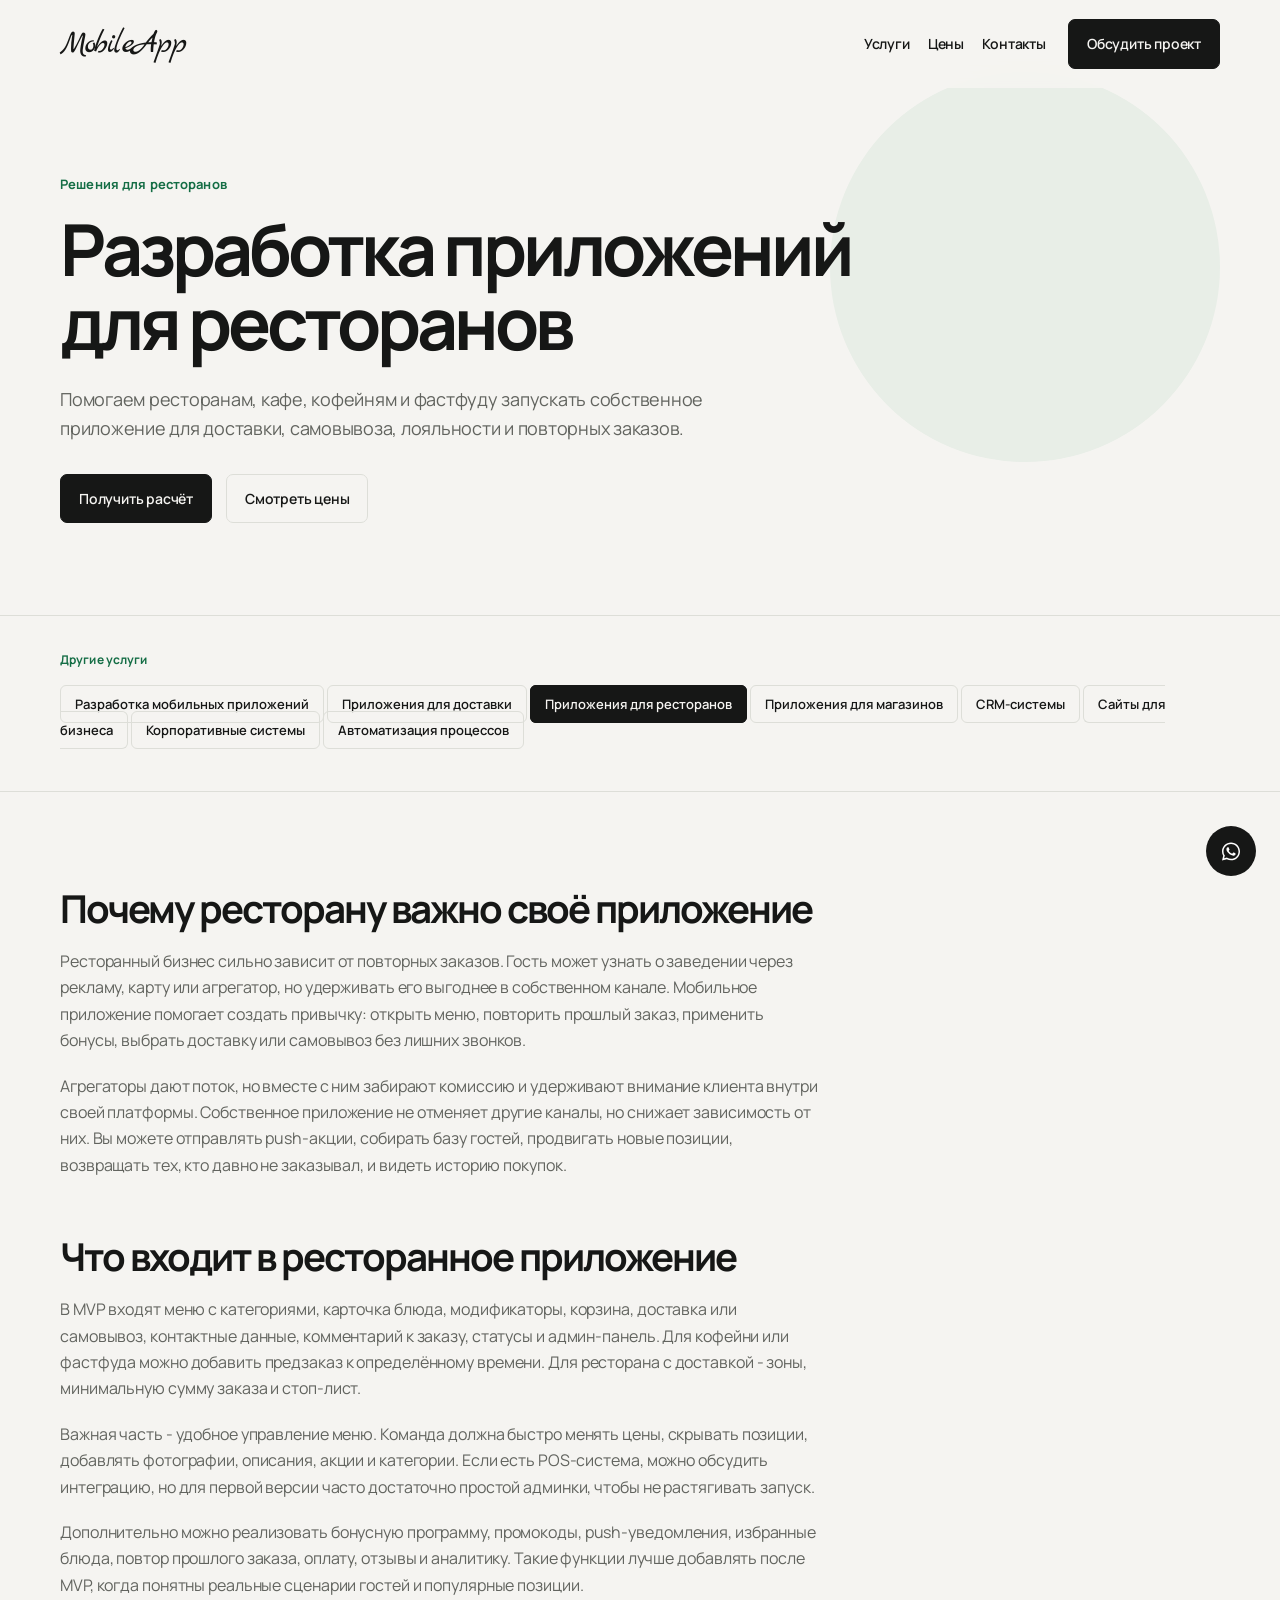
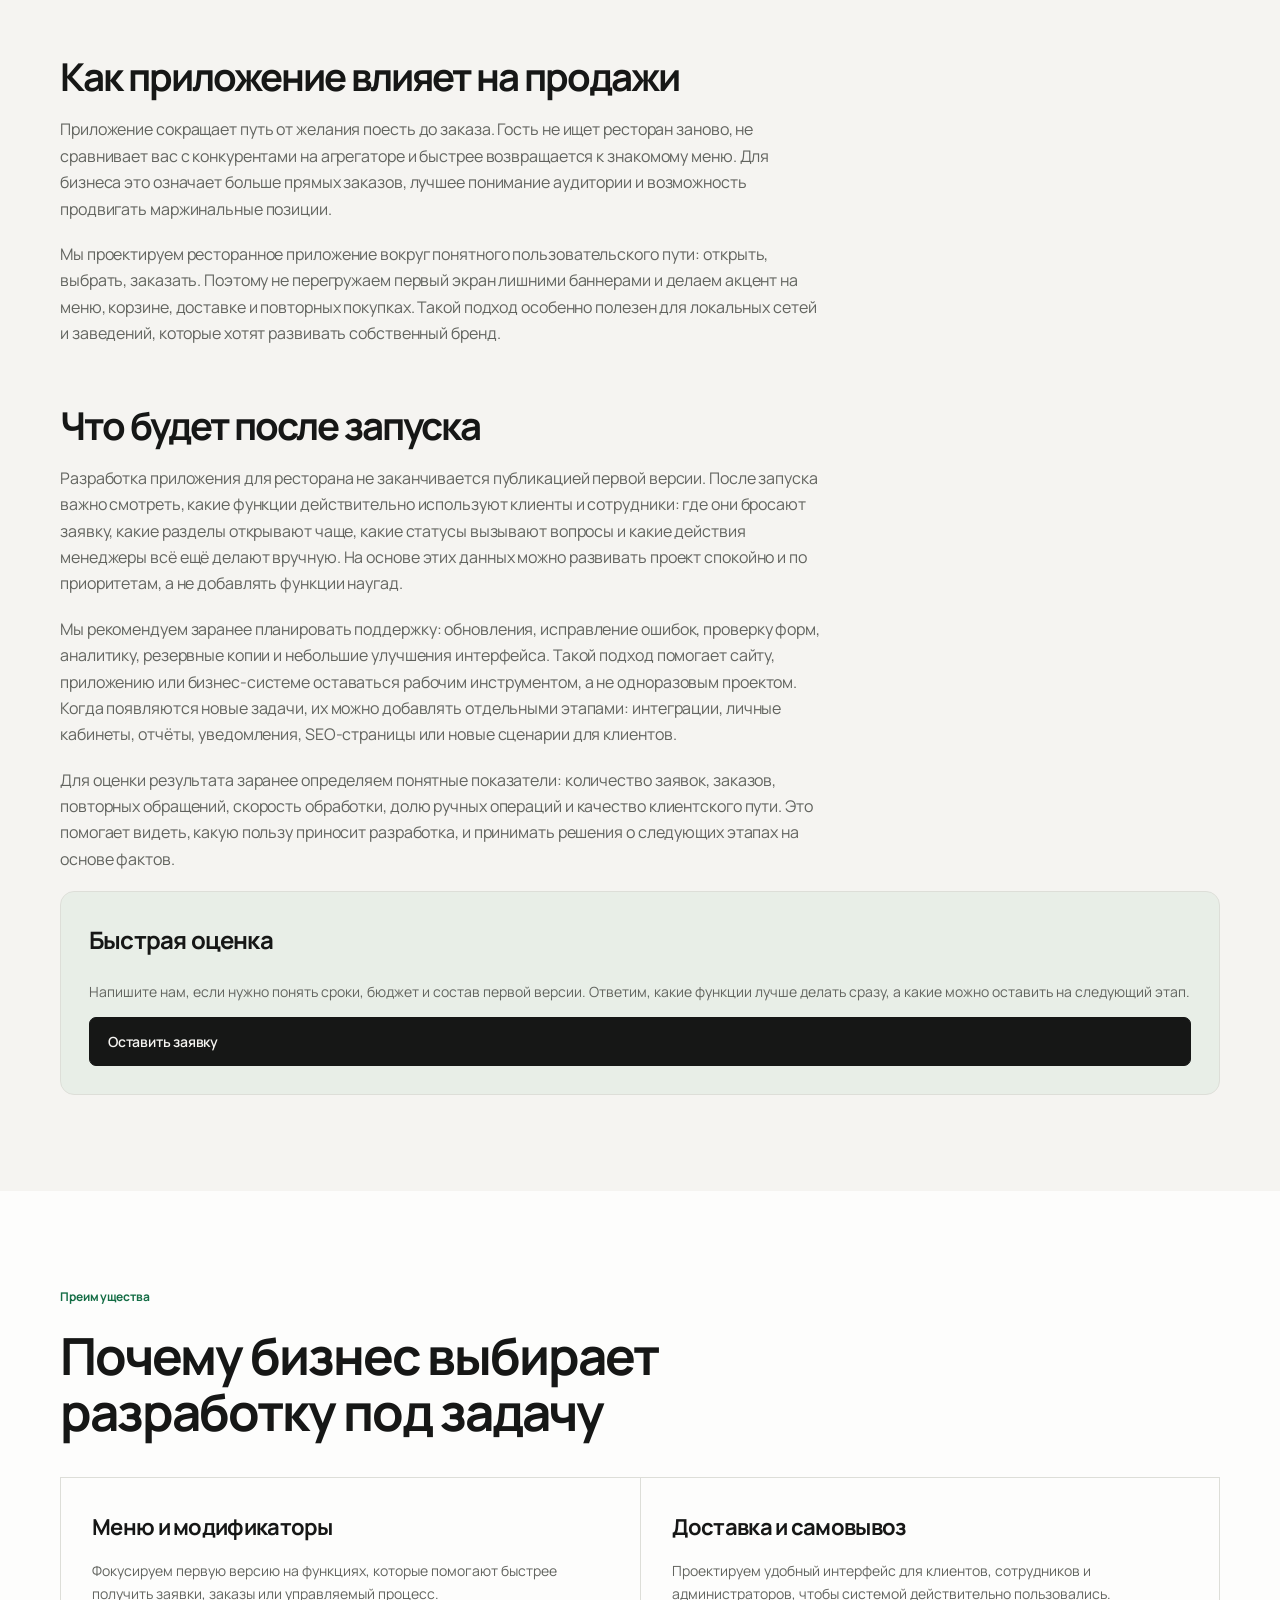
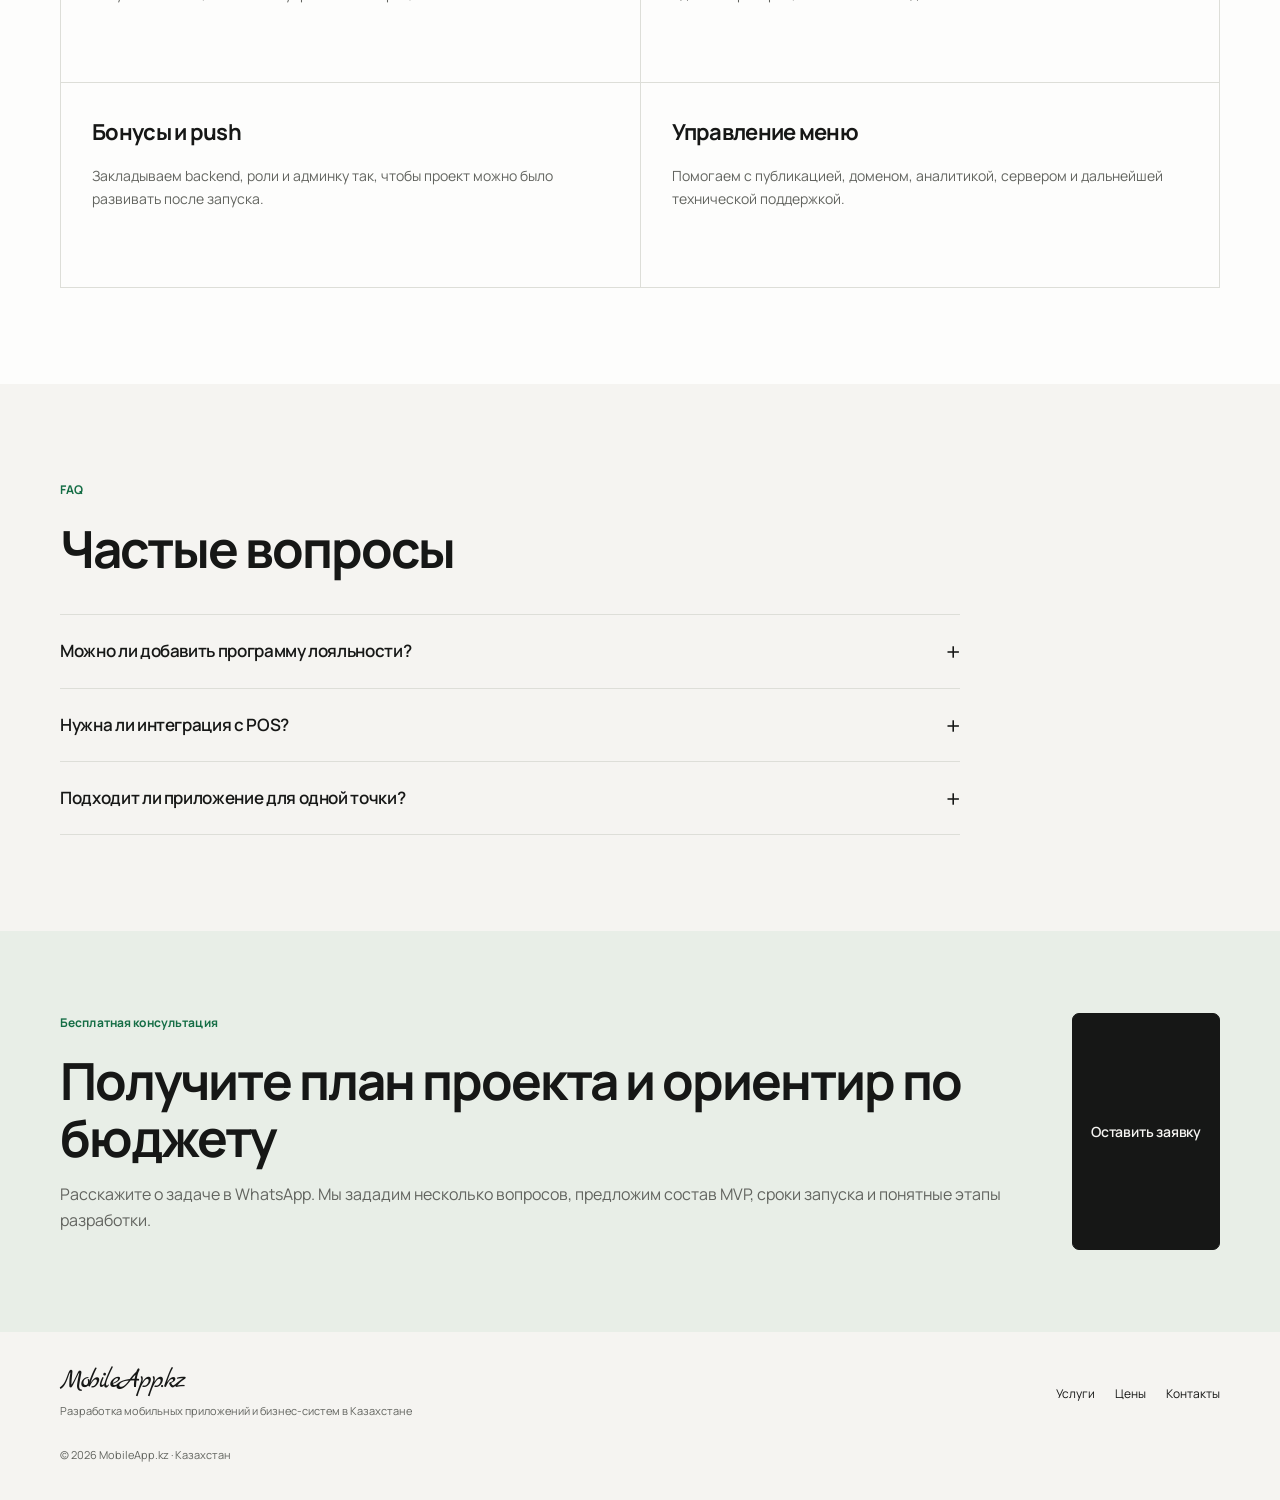
<file: services/restaurant-app-development.html>
<!DOCTYPE html>
<html lang="ru">
<head>
  <!-- Google tag (gtag.js) -->
  <script async src="https://www.googletagmanager.com/gtag/js?id=AW-18126512497"></script>
  <script>
    window.dataLayer = window.dataLayer || [];
    function gtag(){dataLayer.push(arguments);}
    gtag('js', new Date());

    gtag('config', 'AW-18126512497');
    gtag('config', 'G-MHQBQCYL6B');
  </script>
  <meta charset="UTF-8">
  <meta name="viewport" content="width=device-width, initial-scale=1.0">
  <title>Приложение для ресторана и кафе | MobileApp.kz</title>
  <meta name="description" content="Разработка мобильного приложения для ресторана, кафе и фастфуда: меню, доставка, самовывоз, бонусы, push-уведомления и админка.">
  <link rel="canonical" href="https://mobileapp.kz/services/restaurant-app-development.html">
  <meta property="og:type" content="website">
  <meta property="og:url" content="https://mobileapp.kz/services/restaurant-app-development.html">
  <meta property="og:title" content="Приложение для ресторана и кафе | MobileApp.kz">
  <meta property="og:description" content="Разработка мобильного приложения для ресторана, кафе и фастфуда: меню, доставка, самовывоз, бонусы, push-уведомления и админка.">
  <meta property="og:locale" content="ru_KZ">
  <meta name="twitter:card" content="summary_large_image">
  <link rel="stylesheet" href="../service-theme.css?v=6">
  <link rel="icon" href="../favicon.ico" sizes="any">
  <link rel="icon" type="image/png" sizes="32x32" href="../assets/favicon-32.png">
  <link rel="apple-touch-icon" href="../assets/favicon-512.png">
  <meta name="theme-color" content="#090b1a">
  <script type="application/ld+json">
{
  "@context": "https://schema.org",
  "@graph": [
    {
      "@type": "Organization",
      "@id": "https://mobileapp.kz/#organization",
      "name": "MobileApp.kz",
      "url": "https://mobileapp.kz",
      "telephone": "+77004320505"
    },
    {
      "@type": "LocalBusiness",
      "@id": "https://mobileapp.kz/#localbusiness",
      "name": "MobileApp.kz",
      "url": "https://mobileapp.kz",
      "areaServed": {
        "@type": "Country",
        "name": "Kazakhstan"
      },
      "address": {
        "@type": "PostalAddress",
        "addressCountry": "KZ"
      },
      "priceRange": "$$"
    },
    {
      "@type": "Service",
      "@id": "https://mobileapp.kz/services/restaurant-app-development.html#service",
      "name": "Разработка приложения для ресторана",
      "provider": {
        "@id": "https://mobileapp.kz/#organization"
      },
      "areaServed": {
        "@type": "Country",
        "name": "Kazakhstan"
      },
      "url": "https://mobileapp.kz/services/restaurant-app-development.html",
      "description": "Разработка мобильного приложения для ресторана, кафе и фастфуда: меню, доставка, самовывоз, бонусы, push-уведомления и админка."
    },
    {
      "@type": "FAQPage",
      "@id": "https://mobileapp.kz/services/restaurant-app-development.html#faq",
      "mainEntity": [
        {
          "@type": "Question",
          "name": "Можно ли добавить программу лояльности?",
          "acceptedAnswer": {
            "@type": "Answer",
            "text": "Да. Можно начислять бонусы, показывать баланс, давать промокоды и отправлять персональные push-акции."
          }
        },
        {
          "@type": "Question",
          "name": "Нужна ли интеграция с POS?",
          "acceptedAnswer": {
            "@type": "Answer",
            "text": "Не всегда для MVP. Если POS критичен для процесса, интеграцию планируем отдельно после анализа системы и доступного API."
          }
        },
        {
          "@type": "Question",
          "name": "Подходит ли приложение для одной точки?",
          "acceptedAnswer": {
            "@type": "Answer",
            "text": "Да, если есть повторные гости, доставка, самовывоз или активная база в Instagram. Приложение помогает переводить аудиторию в собственный канал."
          }
        }
      ]
    }
  ]
}
  </script>
</head>
<body class="service-page">
  <header class="header" id="top">
    <div class="container header__inner">
      <a href="/" class="logo" aria-label="MobileApp.kz - на главную">
        <span class="logo__icon">◆</span>
        <span class="logo__text">MobileApp<span class="logo__dot">.kz</span></span>
      </a>
      <nav class="nav" id="nav" aria-label="Основное меню">
        <a href="/#services">Услуги</a>
        <a href="/#pricing">Цены</a>
        <a href="/#contact">Контакты</a>
      </nav>
      <a href="#contact" class="btn btn--primary header__cta">Обсудить проект</a>
      <button class="burger" id="burger" aria-label="Открыть меню" aria-expanded="false">
        <span></span><span></span><span></span>
      </button>
    </div>
  </header>

  <main>
    <section class="service-hero service-hero--app">
      <div class="container service-hero__grid">
        <div>
          <p class="badge">Решения для ресторанов</p>
          <h1>Разработка приложений для ресторанов</h1>
          <p>Помогаем ресторанам, кафе, кофейням и фастфуду запускать собственное приложение для доставки, самовывоза, лояльности и повторных заказов.</p>
          <div class="hero__actions">
            <a href="#contact" class="btn btn--primary btn--lg">Получить расчёт</a>
            <a href="/#pricing" class="btn btn--ghost btn--lg">Смотреть цены</a>
          </div>
        </div>
      </div>
    </section>

    <section class="section service-nav-section">
      <div class="container">
        <p class="section__eyebrow">Другие услуги</p>
        <div class="service-nav">
          <a class="service-nav__link" href="/services/mobile-app-development.html">Разработка мобильных приложений</a>
          <a class="service-nav__link" href="/services/delivery-app-development.html">Приложения для доставки</a>
          <a class="service-nav__link service-nav__link--active" href="/services/restaurant-app-development.html">Приложения для ресторанов</a>
          <a class="service-nav__link" href="/services/shop-app-development.html">Приложения для магазинов</a>
          <a class="service-nav__link" href="/services/crm-development.html">CRM-системы</a>
          <a class="service-nav__link" href="/services/business-website-development.html">Сайты для бизнеса</a>
          <a class="service-nav__link" href="/services/corporate-systems-development.html">Корпоративные системы</a>
          <a class="service-nav__link" href="/services/business-automation.html">Автоматизация процессов</a>
        </div>
      </div>
    </section>

    <section class="section service-content">
      <div class="container service-content__grid">
        <article class="service-article">
          <h2>Почему ресторану важно своё приложение</h2><p>Ресторанный бизнес сильно зависит от повторных заказов. Гость может узнать о заведении через рекламу, карту или агрегатор, но удерживать его выгоднее в собственном канале. Мобильное приложение помогает создать привычку: открыть меню, повторить прошлый заказ, применить бонусы, выбрать доставку или самовывоз без лишних звонков.</p><p>Агрегаторы дают поток, но вместе с ним забирают комиссию и удерживают внимание клиента внутри своей платформы. Собственное приложение не отменяет другие каналы, но снижает зависимость от них. Вы можете отправлять push-акции, собирать базу гостей, продвигать новые позиции, возвращать тех, кто давно не заказывал, и видеть историю покупок.</p><h2>Что входит в ресторанное приложение</h2><p>В MVP входят меню с категориями, карточка блюда, модификаторы, корзина, доставка или самовывоз, контактные данные, комментарий к заказу, статусы и админ-панель. Для кофейни или фастфуда можно добавить предзаказ к определённому времени. Для ресторана с доставкой - зоны, минимальную сумму заказа и стоп-лист.</p><p>Важная часть - удобное управление меню. Команда должна быстро менять цены, скрывать позиции, добавлять фотографии, описания, акции и категории. Если есть POS-система, можно обсудить интеграцию, но для первой версии часто достаточно простой админки, чтобы не растягивать запуск.</p><p>Дополнительно можно реализовать бонусную программу, промокоды, push-уведомления, избранные блюда, повтор прошлого заказа, оплату, отзывы и аналитику. Такие функции лучше добавлять после MVP, когда понятны реальные сценарии гостей и популярные позиции.</p><h2>Как приложение влияет на продажи</h2><p>Приложение сокращает путь от желания поесть до заказа. Гость не ищет ресторан заново, не сравнивает вас с конкурентами на агрегаторе и быстрее возвращается к знакомому меню. Для бизнеса это означает больше прямых заказов, лучшее понимание аудитории и возможность продвигать маржинальные позиции.</p><p>Мы проектируем ресторанное приложение вокруг понятного пользовательского пути: открыть, выбрать, заказать. Поэтому не перегружаем первый экран лишними баннерами и делаем акцент на меню, корзине, доставке и повторных покупках. Такой подход особенно полезен для локальных сетей и заведений, которые хотят развивать собственный бренд.</p><h2>Что будет после запуска</h2><p>Разработка приложения для ресторана не заканчивается публикацией первой версии. После запуска важно смотреть, какие функции действительно используют клиенты и сотрудники: где они бросают заявку, какие разделы открывают чаще, какие статусы вызывают вопросы и какие действия менеджеры всё ещё делают вручную. На основе этих данных можно развивать проект спокойно и по приоритетам, а не добавлять функции наугад.</p><p>Мы рекомендуем заранее планировать поддержку: обновления, исправление ошибок, проверку форм, аналитику, резервные копии и небольшие улучшения интерфейса. Такой подход помогает сайту, приложению или бизнес-системе оставаться рабочим инструментом, а не одноразовым проектом. Когда появляются новые задачи, их можно добавлять отдельными этапами: интеграции, личные кабинеты, отчёты, уведомления, SEO-страницы или новые сценарии для клиентов.</p><p>Для оценки результата заранее определяем понятные показатели: количество заявок, заказов, повторных обращений, скорость обработки, долю ручных операций и качество клиентского пути. Это помогает видеть, какую пользу приносит разработка, и принимать решения о следующих этапах на основе фактов.</p>
        </article>
        <aside class="service-sidebar">
          <h2>Быстрая оценка</h2>
          <p>Напишите нам, если нужно понять сроки, бюджет и состав первой версии. Ответим, какие функции лучше делать сразу, а какие можно оставить на следующий этап.</p>
          <a class="btn btn--primary btn--full" href="#contact">Оставить заявку</a>
        </aside>
      </div>
    </section>

    <section class="section section--alt">
      <div class="container">
        <div class="section__head">
          <p class="section__eyebrow">Преимущества</p>
          <h2>Почему бизнес выбирает разработку под задачу</h2>
        </div>
        <div class="cards cards--4">
          <article class="card"><h3>Меню и модификаторы</h3><p>Фокусируем первую версию на функциях, которые помогают быстрее получить заявки, заказы или управляемый процесс.</p></article>
          <article class="card"><h3>Доставка и самовывоз</h3><p>Проектируем удобный интерфейс для клиентов, сотрудников и администраторов, чтобы системой действительно пользовались.</p></article>
          <article class="card"><h3>Бонусы и push</h3><p>Закладываем backend, роли и админку так, чтобы проект можно было развивать после запуска.</p></article>
          <article class="card"><h3>Управление меню</h3><p>Помогаем с публикацией, доменом, аналитикой, сервером и дальнейшей технической поддержкой.</p></article>
        </div>
      </div>
    </section>

    <section class="section">
      <div class="container">
        <div class="section__head">
          <p class="section__eyebrow">FAQ</p>
          <h2>Частые вопросы</h2>
        </div>
        <div class="faq-list">
          <details class="faq-item"><summary>Можно ли добавить программу лояльности?</summary><p>Да. Можно начислять бонусы, показывать баланс, давать промокоды и отправлять персональные push-акции.</p></details>
          <details class="faq-item"><summary>Нужна ли интеграция с POS?</summary><p>Не всегда для MVP. Если POS критичен для процесса, интеграцию планируем отдельно после анализа системы и доступного API.</p></details>
          <details class="faq-item"><summary>Подходит ли приложение для одной точки?</summary><p>Да, если есть повторные гости, доставка, самовывоз или активная база в Instagram. Приложение помогает переводить аудиторию в собственный канал.</p></details>
        </div>
      </div>
    </section>


    <section class="service-cta" id="contact">
      <div class="container service-cta__inner">
        <div>
          <p class="section__eyebrow">Бесплатная консультация</p>
          <h2>Получите план проекта и ориентир по бюджету</h2>
          <p>Расскажите о задаче в WhatsApp. Мы зададим несколько вопросов, предложим состав MVP, сроки запуска и понятные этапы разработки.</p>
        </div>
        <a class="btn btn--primary btn--lg" href="https://wa.me/77004320505?text=%D0%97%D0%B4%D1%80%D0%B0%D0%B2%D1%81%D1%82%D0%B2%D1%83%D0%B9%D1%82%D0%B5!%20%D0%A5%D0%BE%D1%87%D1%83%20%D0%BE%D0%B1%D1%81%D1%83%D0%B4%D0%B8%D1%82%D1%8C%20%D0%BF%D1%80%D0%BE%D0%B5%D0%BA%D1%82%20%D0%B4%D0%BB%D1%8F%20mobileapp.kz" target="_blank" rel="noopener noreferrer">Оставить заявку</a>
      </div>
    </section>

  </main>

  <footer class="footer">
    <div class="container footer__inner">
      <div class="footer__brand">
        <a href="/" class="logo logo--footer">
          <span class="logo__icon">◆</span>
          <span class="logo__text">MobileApp.kz</span>
        </a>
        <p>Разработка мобильных приложений и бизнес-систем в Казахстане</p>
      </div>
      <nav class="footer__nav" aria-label="Подвал">
        <a href="/#services">Услуги</a>
        <a href="/#pricing">Цены</a>
        <a href="/#contact">Контакты</a>
      </nav>
      <p class="footer__copy">© <span id="year"></span> MobileApp.kz · Казахстан</p>
    </div>
  </footer>

  <a class="whatsapp-float" href="https://wa.me/77004320505" target="_blank" rel="noopener noreferrer" aria-label="Написать в WhatsApp">
    <svg viewBox="0 0 32 32" aria-hidden="true" focusable="false">
      <path d="M16.04 4C9.4 4 4 9.31 4 15.85c0 2.09.56 4.13 1.63 5.92L4 28l6.4-1.62a12.2 12.2 0 0 0 5.64 1.38C22.69 27.76 28 22.45 28 15.9 28 9.35 22.69 4 16.04 4Zm0 21.76c-1.78 0-3.53-.48-5.04-1.38l-.36-.22-3.8.96.98-3.63-.24-.38A9.85 9.85 0 0 1 6 15.85C6 10.42 10.5 6 16.04 6 21.56 6 26 10.43 26 15.9c0 5.44-4.44 9.86-9.96 9.86Zm5.5-7.36c-.3-.15-1.78-.87-2.05-.96-.28-.1-.48-.15-.68.15-.2.3-.78.96-.96 1.16-.18.2-.35.22-.65.08-.3-.15-1.27-.46-2.42-1.48-.9-.79-1.5-1.76-1.68-2.06-.18-.3-.02-.46.13-.61.14-.14.3-.35.45-.52.15-.18.2-.3.3-.5.1-.2.05-.37-.02-.52-.08-.15-.68-1.61-.93-2.21-.24-.58-.49-.5-.68-.51h-.58c-.2 0-.52.07-.8.37-.28.3-1.05 1.01-1.05 2.46s1.08 2.86 1.23 3.06c.15.2 2.12 3.18 5.14 4.46.72.31 1.28.5 1.72.64.72.23 1.38.2 1.9.12.58-.09 1.78-.72 2.03-1.42.25-.7.25-1.3.18-1.42-.08-.13-.28-.2-.58-.35Z"/>
    </svg>
  </a>
  <script src="../script.js?v=6"></script>
</body>
</html>
</file>
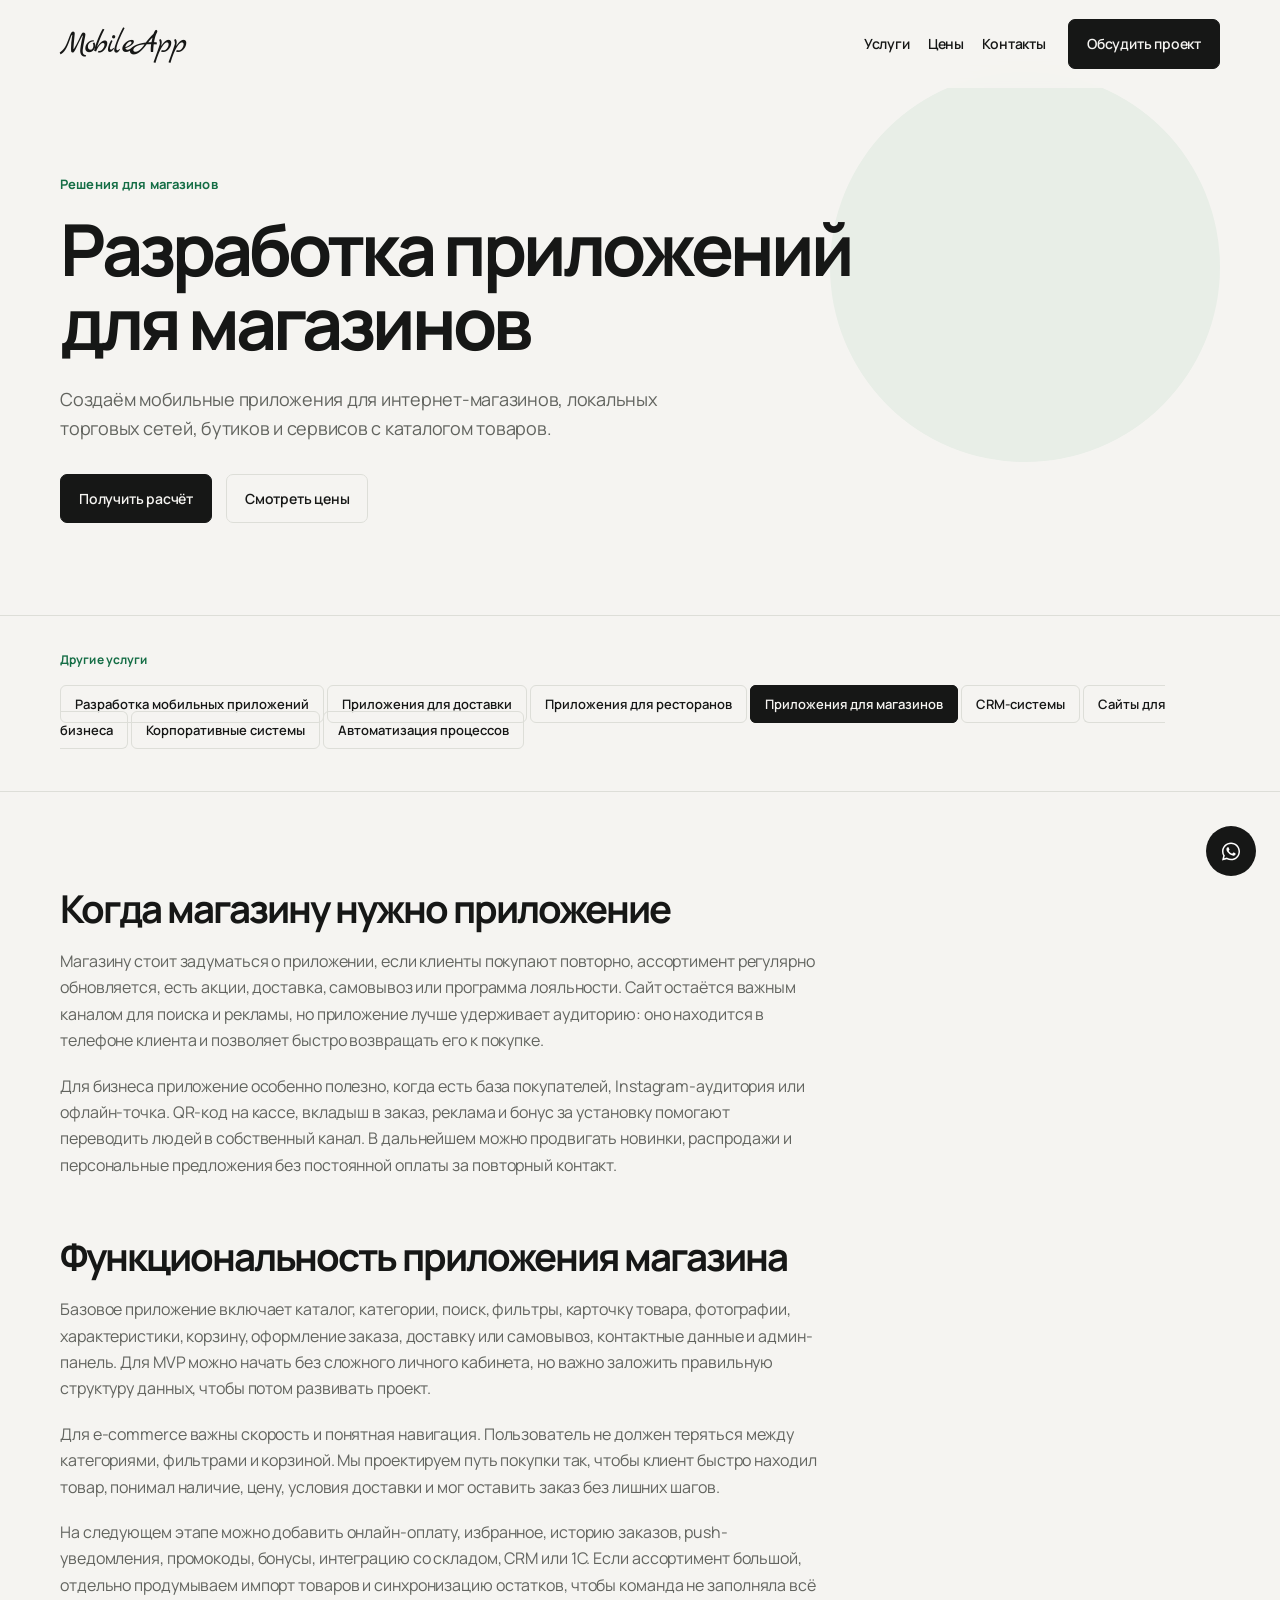
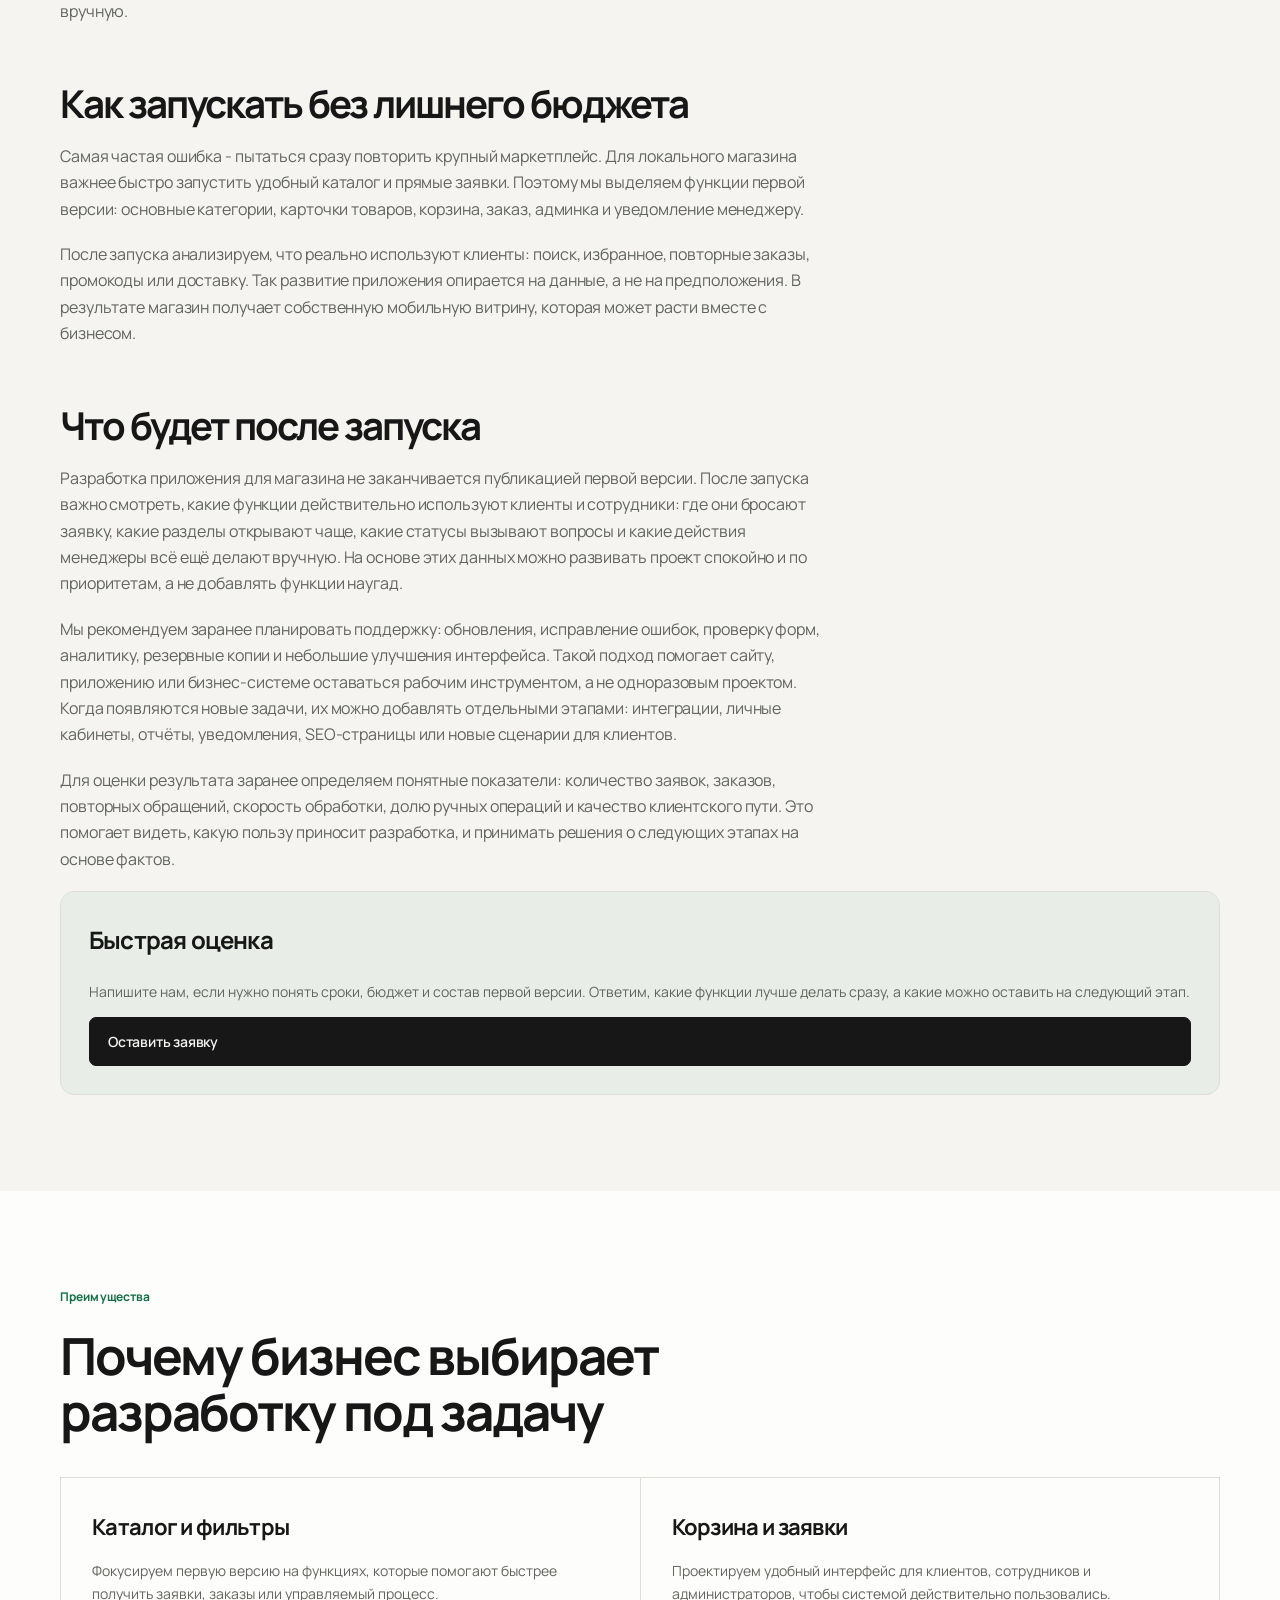
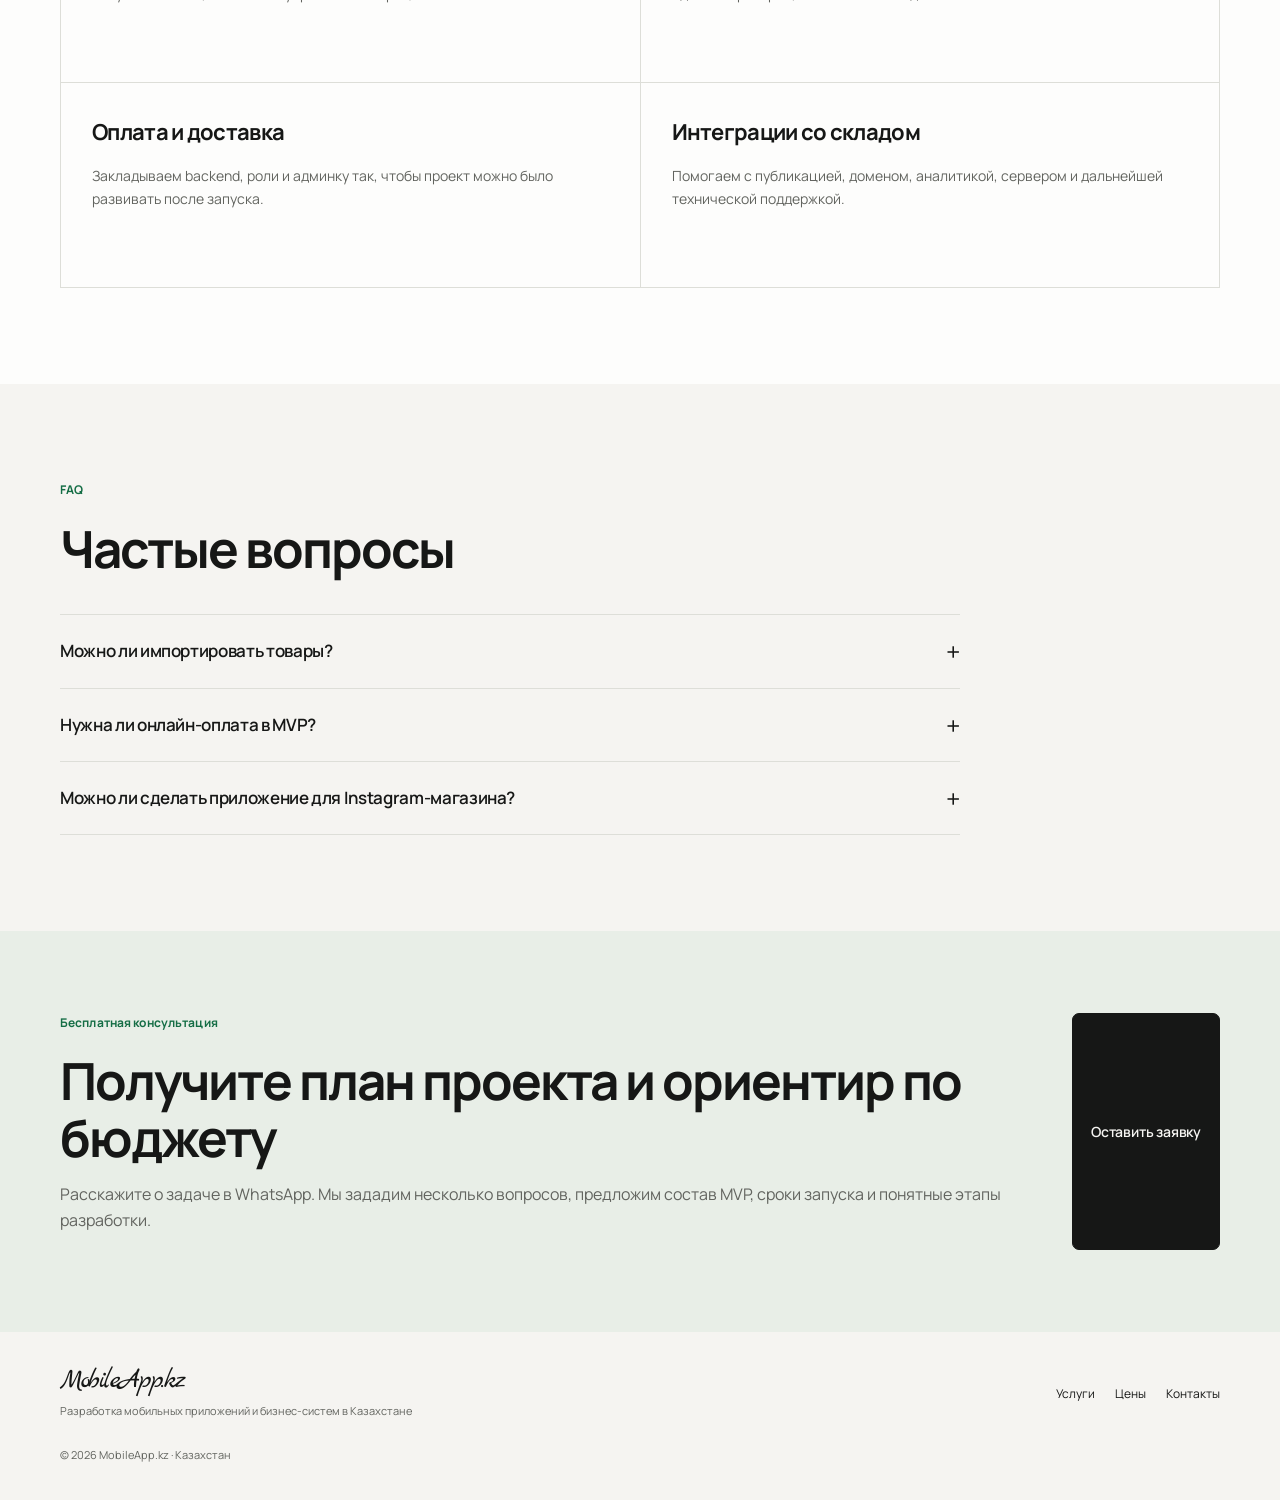
<file: services/shop-app-development.html>
<!DOCTYPE html>
<html lang="ru">
<head>
  <!-- Google tag (gtag.js) -->
  <script async src="https://www.googletagmanager.com/gtag/js?id=AW-18126512497"></script>
  <script>
    window.dataLayer = window.dataLayer || [];
    function gtag(){dataLayer.push(arguments);}
    gtag('js', new Date());

    gtag('config', 'AW-18126512497');
    gtag('config', 'G-MHQBQCYL6B');
  </script>
  <meta charset="UTF-8">
  <meta name="viewport" content="width=device-width, initial-scale=1.0">
  <title>Разработка приложения для магазина | MobileApp.kz</title>
  <meta name="description" content="Мобильное приложение для магазина и e-commerce: каталог, фильтры, корзина, оплата, доставка, push-уведомления и админ-панель.">
  <link rel="canonical" href="https://mobileapp.kz/services/shop-app-development.html">
  <meta property="og:type" content="website">
  <meta property="og:url" content="https://mobileapp.kz/services/shop-app-development.html">
  <meta property="og:title" content="Разработка приложения для магазина | MobileApp.kz">
  <meta property="og:description" content="Мобильное приложение для магазина и e-commerce: каталог, фильтры, корзина, оплата, доставка, push-уведомления и админ-панель.">
  <meta property="og:locale" content="ru_KZ">
  <meta name="twitter:card" content="summary_large_image">
  <link rel="stylesheet" href="../service-theme.css?v=6">
  <link rel="icon" href="../favicon.ico" sizes="any">
  <link rel="icon" type="image/png" sizes="32x32" href="../assets/favicon-32.png">
  <link rel="apple-touch-icon" href="../assets/favicon-512.png">
  <meta name="theme-color" content="#090b1a">
  <script type="application/ld+json">
{
  "@context": "https://schema.org",
  "@graph": [
    {
      "@type": "Organization",
      "@id": "https://mobileapp.kz/#organization",
      "name": "MobileApp.kz",
      "url": "https://mobileapp.kz",
      "telephone": "+77004320505"
    },
    {
      "@type": "LocalBusiness",
      "@id": "https://mobileapp.kz/#localbusiness",
      "name": "MobileApp.kz",
      "url": "https://mobileapp.kz",
      "areaServed": {
        "@type": "Country",
        "name": "Kazakhstan"
      },
      "address": {
        "@type": "PostalAddress",
        "addressCountry": "KZ"
      },
      "priceRange": "$$"
    },
    {
      "@type": "Service",
      "@id": "https://mobileapp.kz/services/shop-app-development.html#service",
      "name": "Разработка приложения для магазина",
      "provider": {
        "@id": "https://mobileapp.kz/#organization"
      },
      "areaServed": {
        "@type": "Country",
        "name": "Kazakhstan"
      },
      "url": "https://mobileapp.kz/services/shop-app-development.html",
      "description": "Мобильное приложение для магазина и e-commerce: каталог, фильтры, корзина, оплата, доставка, push-уведомления и админ-панель."
    },
    {
      "@type": "FAQPage",
      "@id": "https://mobileapp.kz/services/shop-app-development.html#faq",
      "mainEntity": [
        {
          "@type": "Question",
          "name": "Можно ли импортировать товары?",
          "acceptedAnswer": {
            "@type": "Answer",
            "text": "Да. Если у вас есть таблица, CRM, складская система или 1С, можно обсудить импорт и синхронизацию."
          }
        },
        {
          "@type": "Question",
          "name": "Нужна ли онлайн-оплата в MVP?",
          "acceptedAnswer": {
            "@type": "Answer",
            "text": "Не всегда. Для старта можно принимать заявки, а оплату добавить после проверки спроса и согласования платежного провайдера."
          }
        },
        {
          "@type": "Question",
          "name": "Можно ли сделать приложение для Instagram-магазина?",
          "acceptedAnswer": {
            "@type": "Answer",
            "text": "Да. Приложение поможет перевести аудиторию из соцсетей в собственный каталог и базу клиентов."
          }
        }
      ]
    }
  ]
}
  </script>
</head>
<body class="service-page">
  <header class="header" id="top">
    <div class="container header__inner">
      <a href="/" class="logo" aria-label="MobileApp.kz - на главную">
        <span class="logo__icon">◆</span>
        <span class="logo__text">MobileApp<span class="logo__dot">.kz</span></span>
      </a>
      <nav class="nav" id="nav" aria-label="Основное меню">
        <a href="/#services">Услуги</a>
        <a href="/#pricing">Цены</a>
        <a href="/#contact">Контакты</a>
      </nav>
      <a href="#contact" class="btn btn--primary header__cta">Обсудить проект</a>
      <button class="burger" id="burger" aria-label="Открыть меню" aria-expanded="false">
        <span></span><span></span><span></span>
      </button>
    </div>
  </header>

  <main>
    <section class="service-hero service-hero--app">
      <div class="container service-hero__grid">
        <div>
          <p class="badge">Решения для магазинов</p>
          <h1>Разработка приложений для магазинов</h1>
          <p>Создаём мобильные приложения для интернет-магазинов, локальных торговых сетей, бутиков и сервисов с каталогом товаров.</p>
          <div class="hero__actions">
            <a href="#contact" class="btn btn--primary btn--lg">Получить расчёт</a>
            <a href="/#pricing" class="btn btn--ghost btn--lg">Смотреть цены</a>
          </div>
        </div>
      </div>
    </section>

    <section class="section service-nav-section">
      <div class="container">
        <p class="section__eyebrow">Другие услуги</p>
        <div class="service-nav">
          <a class="service-nav__link" href="/services/mobile-app-development.html">Разработка мобильных приложений</a>
          <a class="service-nav__link" href="/services/delivery-app-development.html">Приложения для доставки</a>
          <a class="service-nav__link" href="/services/restaurant-app-development.html">Приложения для ресторанов</a>
          <a class="service-nav__link service-nav__link--active" href="/services/shop-app-development.html">Приложения для магазинов</a>
          <a class="service-nav__link" href="/services/crm-development.html">CRM-системы</a>
          <a class="service-nav__link" href="/services/business-website-development.html">Сайты для бизнеса</a>
          <a class="service-nav__link" href="/services/corporate-systems-development.html">Корпоративные системы</a>
          <a class="service-nav__link" href="/services/business-automation.html">Автоматизация процессов</a>
        </div>
      </div>
    </section>

    <section class="section service-content">
      <div class="container service-content__grid">
        <article class="service-article">
          <h2>Когда магазину нужно приложение</h2><p>Магазину стоит задуматься о приложении, если клиенты покупают повторно, ассортимент регулярно обновляется, есть акции, доставка, самовывоз или программа лояльности. Сайт остаётся важным каналом для поиска и рекламы, но приложение лучше удерживает аудиторию: оно находится в телефоне клиента и позволяет быстро возвращать его к покупке.</p><p>Для бизнеса приложение особенно полезно, когда есть база покупателей, Instagram-аудитория или офлайн-точка. QR-код на кассе, вкладыш в заказ, реклама и бонус за установку помогают переводить людей в собственный канал. В дальнейшем можно продвигать новинки, распродажи и персональные предложения без постоянной оплаты за повторный контакт.</p><h2>Функциональность приложения магазина</h2><p>Базовое приложение включает каталог, категории, поиск, фильтры, карточку товара, фотографии, характеристики, корзину, оформление заказа, доставку или самовывоз, контактные данные и админ-панель. Для MVP можно начать без сложного личного кабинета, но важно заложить правильную структуру данных, чтобы потом развивать проект.</p><p>Для e-commerce важны скорость и понятная навигация. Пользователь не должен теряться между категориями, фильтрами и корзиной. Мы проектируем путь покупки так, чтобы клиент быстро находил товар, понимал наличие, цену, условия доставки и мог оставить заказ без лишних шагов.</p><p>На следующем этапе можно добавить онлайн-оплату, избранное, историю заказов, push-уведомления, промокоды, бонусы, интеграцию со складом, CRM или 1С. Если ассортимент большой, отдельно продумываем импорт товаров и синхронизацию остатков, чтобы команда не заполняла всё вручную.</p><h2>Как запускать без лишнего бюджета</h2><p>Самая частая ошибка - пытаться сразу повторить крупный маркетплейс. Для локального магазина важнее быстро запустить удобный каталог и прямые заявки. Поэтому мы выделяем функции первой версии: основные категории, карточки товаров, корзина, заказ, админка и уведомление менеджеру.</p><p>После запуска анализируем, что реально используют клиенты: поиск, избранное, повторные заказы, промокоды или доставку. Так развитие приложения опирается на данные, а не на предположения. В результате магазин получает собственную мобильную витрину, которая может расти вместе с бизнесом.</p><h2>Что будет после запуска</h2><p>Разработка приложения для магазина не заканчивается публикацией первой версии. После запуска важно смотреть, какие функции действительно используют клиенты и сотрудники: где они бросают заявку, какие разделы открывают чаще, какие статусы вызывают вопросы и какие действия менеджеры всё ещё делают вручную. На основе этих данных можно развивать проект спокойно и по приоритетам, а не добавлять функции наугад.</p><p>Мы рекомендуем заранее планировать поддержку: обновления, исправление ошибок, проверку форм, аналитику, резервные копии и небольшие улучшения интерфейса. Такой подход помогает сайту, приложению или бизнес-системе оставаться рабочим инструментом, а не одноразовым проектом. Когда появляются новые задачи, их можно добавлять отдельными этапами: интеграции, личные кабинеты, отчёты, уведомления, SEO-страницы или новые сценарии для клиентов.</p><p>Для оценки результата заранее определяем понятные показатели: количество заявок, заказов, повторных обращений, скорость обработки, долю ручных операций и качество клиентского пути. Это помогает видеть, какую пользу приносит разработка, и принимать решения о следующих этапах на основе фактов.</p>
        </article>
        <aside class="service-sidebar">
          <h2>Быстрая оценка</h2>
          <p>Напишите нам, если нужно понять сроки, бюджет и состав первой версии. Ответим, какие функции лучше делать сразу, а какие можно оставить на следующий этап.</p>
          <a class="btn btn--primary btn--full" href="#contact">Оставить заявку</a>
        </aside>
      </div>
    </section>

    <section class="section section--alt">
      <div class="container">
        <div class="section__head">
          <p class="section__eyebrow">Преимущества</p>
          <h2>Почему бизнес выбирает разработку под задачу</h2>
        </div>
        <div class="cards cards--4">
          <article class="card"><h3>Каталог и фильтры</h3><p>Фокусируем первую версию на функциях, которые помогают быстрее получить заявки, заказы или управляемый процесс.</p></article>
          <article class="card"><h3>Корзина и заявки</h3><p>Проектируем удобный интерфейс для клиентов, сотрудников и администраторов, чтобы системой действительно пользовались.</p></article>
          <article class="card"><h3>Оплата и доставка</h3><p>Закладываем backend, роли и админку так, чтобы проект можно было развивать после запуска.</p></article>
          <article class="card"><h3>Интеграции со складом</h3><p>Помогаем с публикацией, доменом, аналитикой, сервером и дальнейшей технической поддержкой.</p></article>
        </div>
      </div>
    </section>

    <section class="section">
      <div class="container">
        <div class="section__head">
          <p class="section__eyebrow">FAQ</p>
          <h2>Частые вопросы</h2>
        </div>
        <div class="faq-list">
          <details class="faq-item"><summary>Можно ли импортировать товары?</summary><p>Да. Если у вас есть таблица, CRM, складская система или 1С, можно обсудить импорт и синхронизацию.</p></details>
          <details class="faq-item"><summary>Нужна ли онлайн-оплата в MVP?</summary><p>Не всегда. Для старта можно принимать заявки, а оплату добавить после проверки спроса и согласования платежного провайдера.</p></details>
          <details class="faq-item"><summary>Можно ли сделать приложение для Instagram-магазина?</summary><p>Да. Приложение поможет перевести аудиторию из соцсетей в собственный каталог и базу клиентов.</p></details>
        </div>
      </div>
    </section>


    <section class="service-cta" id="contact">
      <div class="container service-cta__inner">
        <div>
          <p class="section__eyebrow">Бесплатная консультация</p>
          <h2>Получите план проекта и ориентир по бюджету</h2>
          <p>Расскажите о задаче в WhatsApp. Мы зададим несколько вопросов, предложим состав MVP, сроки запуска и понятные этапы разработки.</p>
        </div>
        <a class="btn btn--primary btn--lg" href="https://wa.me/77004320505?text=%D0%97%D0%B4%D1%80%D0%B0%D0%B2%D1%81%D1%82%D0%B2%D1%83%D0%B9%D1%82%D0%B5!%20%D0%A5%D0%BE%D1%87%D1%83%20%D0%BE%D0%B1%D1%81%D1%83%D0%B4%D0%B8%D1%82%D1%8C%20%D0%BF%D1%80%D0%BE%D0%B5%D0%BA%D1%82%20%D0%B4%D0%BB%D1%8F%20mobileapp.kz" target="_blank" rel="noopener noreferrer">Оставить заявку</a>
      </div>
    </section>

  </main>

  <footer class="footer">
    <div class="container footer__inner">
      <div class="footer__brand">
        <a href="/" class="logo logo--footer">
          <span class="logo__icon">◆</span>
          <span class="logo__text">MobileApp.kz</span>
        </a>
        <p>Разработка мобильных приложений и бизнес-систем в Казахстане</p>
      </div>
      <nav class="footer__nav" aria-label="Подвал">
        <a href="/#services">Услуги</a>
        <a href="/#pricing">Цены</a>
        <a href="/#contact">Контакты</a>
      </nav>
      <p class="footer__copy">© <span id="year"></span> MobileApp.kz · Казахстан</p>
    </div>
  </footer>

  <a class="whatsapp-float" href="https://wa.me/77004320505" target="_blank" rel="noopener noreferrer" aria-label="Написать в WhatsApp">
    <svg viewBox="0 0 32 32" aria-hidden="true" focusable="false">
      <path d="M16.04 4C9.4 4 4 9.31 4 15.85c0 2.09.56 4.13 1.63 5.92L4 28l6.4-1.62a12.2 12.2 0 0 0 5.64 1.38C22.69 27.76 28 22.45 28 15.9 28 9.35 22.69 4 16.04 4Zm0 21.76c-1.78 0-3.53-.48-5.04-1.38l-.36-.22-3.8.96.98-3.63-.24-.38A9.85 9.85 0 0 1 6 15.85C6 10.42 10.5 6 16.04 6 21.56 6 26 10.43 26 15.9c0 5.44-4.44 9.86-9.96 9.86Zm5.5-7.36c-.3-.15-1.78-.87-2.05-.96-.28-.1-.48-.15-.68.15-.2.3-.78.96-.96 1.16-.18.2-.35.22-.65.08-.3-.15-1.27-.46-2.42-1.48-.9-.79-1.5-1.76-1.68-2.06-.18-.3-.02-.46.13-.61.14-.14.3-.35.45-.52.15-.18.2-.3.3-.5.1-.2.05-.37-.02-.52-.08-.15-.68-1.61-.93-2.21-.24-.58-.49-.5-.68-.51h-.58c-.2 0-.52.07-.8.37-.28.3-1.05 1.01-1.05 2.46s1.08 2.86 1.23 3.06c.15.2 2.12 3.18 5.14 4.46.72.31 1.28.5 1.72.64.72.23 1.38.2 1.9.12.58-.09 1.78-.72 2.03-1.42.25-.7.25-1.3.18-1.42-.08-.13-.28-.2-.58-.35Z"/>
    </svg>
  </a>
  <script src="../script.js?v=6"></script>
</body>
</html>
</file>
<file: starter-style.css>
@font-face{font-family:"Marck Script";src:url("assets/fonts/marck-script.ttf") format("truetype");font-style:normal;font-weight:400;font-display:swap}
@font-face{font-family:"Manrope";src:url("assets/fonts/manrope-400.ttf") format("truetype");font-style:normal;font-weight:400;font-display:swap}
@font-face{font-family:"Manrope";src:url("assets/fonts/manrope-500.ttf") format("truetype");font-style:normal;font-weight:500;font-display:swap}
@font-face{font-family:"Manrope";src:url("assets/fonts/manrope-600.ttf") format("truetype");font-style:normal;font-weight:600;font-display:swap}
@font-face{font-family:"Manrope";src:url("assets/fonts/manrope-700.ttf") format("truetype");font-style:normal;font-weight:700;font-display:swap}
@font-face{font-family:"Manrope";src:url("assets/fonts/manrope-800.ttf") format("truetype");font-style:normal;font-weight:800;font-display:swap}
/* Reference-inspired editorial landing. Native CSS; preserve existing site routes.
   DESIGN_VARIANCE: 5; MOTION_INTENSITY: 3; VISUAL_DENSITY: 3.
   Layers: header 10, skip link 20. */
:root{--paper:#f5f4f1;--surface:#fdfdfc;--ink:#161716;--muted:#62645f;--line:#ddded8;--accent:#146d45;--soft:#e8eee7;--wrap:min(1160px,calc(100% - 80px));--head:88px;color-scheme:light dark}
*{box-sizing:border-box}html{scroll-behavior:smooth;scroll-padding-top:110px}body{margin:0;background:var(--paper);color:var(--ink);font-family:"Manrope",system-ui,sans-serif;font-size:16px;line-height:1.6;-webkit-font-smoothing:antialiased;text-rendering:optimizeLegibility}a{color:inherit;text-decoration:none}img{display:block;max-width:100%}button,input,textarea{font:inherit}button,a,input,textarea{-webkit-tap-highlight-color:transparent}button{cursor:pointer}h1,h2,h3,p{margin-top:0}h1,h2,h3{font-weight:700}button:focus-visible,a:focus-visible,summary:focus-visible,input:focus-visible,textarea:focus-visible{outline:3px solid var(--accent);outline-offset:5px}.wrap{width:var(--wrap);margin-inline:auto}.skip-link{position:fixed;top:-100px;left:20px;z-index:20;background:var(--surface);padding:12px}.skip-link:focus{top:10px}.site-header{height:var(--head);position:sticky;top:0;background:var(--paper);z-index:10}.header-row{height:100%;display:flex;align-items:center;gap:28px}.wordmark{display:inline-flex;align-items:center;gap:9px;font-weight:800;font-size:20px;letter-spacing:-.7px;white-space:nowrap}.wordmark-mark{display:grid;place-items:center;background:var(--accent);color:#fff;width:31px;height:31px;border-radius:7px;font-size:20px;letter-spacing:-1px}.wordmark-dot{color:var(--accent)}.site-nav{display:flex;gap:24px;margin-left:auto}.site-nav a{font-size:14px}.site-nav a:hover,.text-link:hover,.footer a:hover{color:var(--accent)}.header-contact{font-size:13px;border:1px solid var(--line);padding:11px 15px;border-radius:7px;white-space:nowrap}.header-contact span{margin-left:12px}.menu-toggle{display:none;background:none;border:0;padding:10px}.menu-toggle span{display:block;background:var(--ink);width:24px;height:2px;margin:5px 0}
.hero{overflow:hidden}.hero-layout{display:grid;grid-template-columns:1.12fr 1fr;gap:36px;min-height:635px;align-items:center}.hero-copy{padding:52px 0 62px}.eyebrow{font-size:13px;font-weight:600;color:var(--accent);margin-bottom:22px}.hero h1{font-size:clamp(48px,4.8vw,65px);line-height:1.04;letter-spacing:-3.4px;margin:0 0 25px}.hero-lead{font-size:22px;line-height:1.4;max-width:470px;margin-bottom:17px;letter-spacing:-.3px}.hero-detail{font-size:16px;color:var(--muted);max-width:455px;margin-bottom:28px}.hero-actions{display:flex;align-items:center;gap:25px;flex-wrap:wrap}.button{display:inline-flex;align-items:center;justify-content:space-between;gap:35px;border:0;min-height:57px;padding:16px 24px;border-radius:7px;font-weight:500;font-size:16px;transition:transform .2s,background .2s}.button-primary,.button-light{background:var(--ink);color:var(--paper)}.button:hover{transform:translateY(-2px);background:var(--accent);color:#fff}.text-link{display:inline-flex;align-items:center;gap:12px;font-size:14px;border-bottom:1px solid var(--line);padding:6px 0;transition:color .2s}.hero-facts{display:flex;gap:40px;margin-top:35px}.hero-facts span{font-size:12px;color:var(--muted)}.hero-facts strong{display:block;font-size:18px;color:var(--ink);font-weight:600;margin-bottom:3px}.hero-visual{position:relative;height:620px;align-self:end;display:flex;justify-content:center;align-items:flex-start;padding-top:32px}.hero-visual:before{content:'';position:absolute;background:var(--soft);width:460px;height:460px;border-radius:50%;top:88px;right:-5px}.hero-phone{position:relative;width:330px;height:610px;overflow:hidden;border-radius:52px 52px 0 0;box-shadow:0 22px 42px #13241814}.hero-phone img{position:absolute;width:390px;height:auto;max-width:none;left:-30px;top:-218px}.app-caption{position:absolute;left:-3px;bottom:58px;background:var(--surface);box-shadow:0 8px 30px #12251514;border:1px solid var(--line);padding:15px 19px;display:flex;align-items:center;gap:13px;border-radius:13px}.app-caption img{border-radius:10px}.app-caption strong,.app-caption small{display:block}.app-caption strong{font-size:15px}.app-caption small{color:var(--muted);font-size:12px}.app-caption>span:last-child{margin-left:20px}.client-strip{border-top:1px solid var(--line);border-bottom:1px solid var(--line);display:grid;grid-template-columns:1fr repeat(3,1.2fr);align-items:center;padding:28px 0;gap:30px}.client-strip p{color:var(--muted);font-size:13px;line-height:1.45;margin:0}.client-strip a{font-size:22px;font-weight:600;display:flex;gap:13px;align-items:center;letter-spacing:-.6px}.client-strip img{border-radius:10px}
.section{padding:105px 0}.section-heading{display:grid;grid-template-columns:1.35fr 1fr;gap:0 70px;align-items:end;margin-bottom:44px}.section-heading .eyebrow{grid-column:1/-1}.section-heading h2,h2{font-size:clamp(32px,3.65vw,50px);line-height:1.1;letter-spacing:-1.8px;margin-bottom:0}.section-heading>p:last-child,.section-intro{color:var(--muted);margin-bottom:0;max-width:450px}.portfolio-grid{display:grid;grid-template-columns:repeat(3,1fr);gap:24px}.portfolio-card{min-width:0;scroll-margin-top:115px}.portfolio-image{display:block;height:405px;overflow:hidden;border-radius:16px;background:#fff;border:1px solid var(--line)}.portfolio-image img{width:100%;height:auto;transition:transform .35s}.portfolio-image:hover img{transform:translateY(-12px)}.portfolio-info{padding:24px 2px 0}.portfolio-info>p:first-child{font-size:12px;margin:0 0 7px;color:var(--muted)}.portfolio-info h3{font-size:25px;letter-spacing:-.7px;margin-bottom:10px}.portfolio-info>p{font-size:15px;color:var(--muted);margin-bottom:15px}.portfolio-info .text-link{font-size:13px}.services{background:var(--surface)}.service-item{display:grid;grid-template-columns:36px 1fr 1fr;gap:23px;align-items:center;padding:25px 0;border-bottom:1px solid var(--line)}.service-item:first-child{border-top:1px solid var(--line)}.service-num{color:var(--muted);font-size:12px}.service-lines strong{font-size:21px;font-weight:500;letter-spacing:-.4px}.service-item>span:nth-child(3){font-size:14px;color:var(--muted)}.service-links{display:flex;gap:10px;flex-wrap:wrap;margin-top:28px}.service-links>span{padding:9px 14px;border:1px solid var(--line);border-radius:6px;font-size:13px;color:var(--muted)}.process-layout,.about-layout,.faq-layout{display:grid;grid-template-columns:1fr 1fr;gap:85px}.section-intro{margin-top:24px}.process-list{list-style:none;padding:0;margin:0}.process-list li{display:flex;gap:24px;margin:0 0 30px}.process-list li:last-child{margin-bottom:0}.process-list li>span{display:grid;place-items:center;flex-shrink:0;width:37px;height:37px;border:1px solid var(--line);border-radius:50%;font-size:12px}.process-list h3{font-size:21px;margin:2px 0 9px;letter-spacing:-.4px}.process-list p{color:var(--muted);font-size:15px;margin-bottom:0}.pricing{background:var(--surface)}.pricing-grid{display:grid;grid-template-columns:repeat(2,1fr);gap:24px}.price-option{border:1px solid var(--line);padding:36px;border-radius:14px;display:flex;flex-direction:column}.price-option-accent{background:var(--soft);border-color:var(--accent)}.price-label{font-size:12px;color:var(--muted)}.price-option h3{font-size:29px;letter-spacing:-.7px;margin:11px 0 20px}.price-number{font-size:clamp(29px,3.4vw,43px);letter-spacing:-1.5px;line-height:1.1;margin-bottom:17px}.price-option>p:not(.price-number){color:var(--muted);font-size:15px}.price-option ul{padding:0;list-style:none;margin:15px 0 30px}.price-option li{font-size:15px;padding:7px 0}.price-option li:before{content:'✓';color:var(--accent);margin-right:12px}.price-option>a{background:var(--ink);color:var(--paper);border-radius:7px;padding:15px 20px;display:flex;justify-content:space-between;margin-top:auto}.price-option>a:hover{background:var(--accent);color:#fff}.price-note{font-size:13px;color:var(--muted);max-width:920px;margin:25px 0 0}.about{padding-bottom:60px}.about-lead{font-size:23px;line-height:1.45;letter-spacing:-.5px}.about-layout>div>p:not(.about-lead):not(.eyebrow){color:var(--muted)}.faq{padding-top:60px}.faq-list details{border-bottom:1px solid var(--line)}.faq-list summary{padding:20px 30px 20px 0;cursor:pointer;font-size:17px;position:relative;list-style:none}.faq-list summary::-webkit-details-marker{display:none}.faq-list summary:after{content:'+';position:absolute;right:0;font-size:23px;top:15px}.faq-list details[open] summary:after{content:'−'}.faq-list details p{font-size:15px;color:var(--muted);padding-right:20px}.contact{padding:80px 0;background:var(--soft)}.contact-layout{display:grid;grid-template-columns:1fr 1fr;gap:85px}.contact h2{margin-bottom:23px}.contact-layout>div>p:not(.eyebrow){max-width:420px;color:var(--muted)}.contact-details{display:flex;flex-direction:column;gap:13px;margin-top:30px;font-size:14px}.contact-details span{color:var(--muted);font-size:12px}.lead-form label{display:block;font-size:13px;margin-bottom:18px}.lead-form input,.lead-form textarea{display:block;width:100%;margin-top:8px;border:1px solid var(--line);border-radius:7px;background:var(--surface);color:var(--ink);padding:13px 15px;min-height:49px;font-size:16px}.lead-form textarea{resize:vertical}.lead-form .button{width:100%}.form-note,.form-status{color:var(--muted);font-size:12px;margin:14px 0 0}.form-followup{border:1px solid var(--line);padding:16px;margin-top:16px;border-radius:7px}.form-followup p{font-size:14px}.form-followup button{background:var(--surface);color:var(--ink);border:1px solid var(--line);border-radius:5px;padding:8px 14px}.footer{padding:35px 0}.footer-layout{display:flex;align-items:center;gap:30px;flex-wrap:wrap}.footer nav{display:flex;gap:20px;margin-left:auto;font-size:12px}.footer p{width:100%;margin:0;color:var(--muted);font-size:11px}
html[data-theme="dark"]{--paper:#181b19;--surface:#202521;--ink:#f1f3ef;--muted:#afb6ae;--line:#39433c;--accent:#80c99c;--soft:#26392c}html[data-theme="dark"] .wordmark-mark{color:#17221b}html[data-theme="dark"] .button:hover,html[data-theme="dark"] .price-option>a:hover{color:#14291c}
@media(min-width:1024px) and (prefers-reduced-motion:no-preference){.hero-copy{animation:enter .65s both}.hero-visual{animation:enter .8s .08s both}@keyframes enter{from{opacity:0;transform:translateY(15px)}to{opacity:1;transform:translateY(0)}}}
@media(max-width:1100px){.site-nav{gap:15px}.header-contact{display:none}.hero h1{font-size:62px}.hero-layout{gap:10px}.hero-phone{width:310px}.hero-phone img{left:-40px}.hero-visual:before{width:390px;height:390px}.app-caption{left:0}.client-strip a{font-size:19px}.contact-layout,.process-layout,.about-layout,.faq-layout{gap:45px}}
@media(max-width:767px){:root{--wrap:calc(100% - 40px);--head:72px}html{scroll-padding-top:88px}.header-row{justify-content:space-between}.wordmark{font-size:19px}.menu-toggle{display:block}.site-nav{display:none;position:absolute;left:0;right:0;top:var(--head);background:var(--paper);padding:15px 20px 25px;border-bottom:1px solid var(--line);margin:0;box-shadow:0 12px 15px #00000008}.site-nav.is-open{display:grid;grid-template-columns:1fr 1fr;gap:0}.site-nav a{padding:13px 0}.hero-layout{grid-template-columns:1fr;gap:0;min-height:0}.hero-copy{padding:34px 0 25px}.eyebrow{font-size:12px;margin-bottom:19px}.hero h1{font-size:clamp(40px,8.8vw,62px);letter-spacing:-2px;line-height:1.06;margin-bottom:22px}.hero-lead{font-size:20px;max-width:470px;margin-bottom:13px}.hero-detail{font-size:15px}.hero-actions{gap:18px}.button{padding:15px 19px;gap:28px;min-height:53px;font-size:15px}.hero-actions .text-link{font-size:13px}.hero-facts{margin-top:27px;gap:30px}.hero-facts strong{font-size:17px}.hero-facts span{font-size:11px}.hero-visual{height:465px;justify-content:center;padding-top:15px;max-width:440px;width:100%;margin:auto}.hero-visual:before{width:340px;height:340px;right:0;top:65px;max-width:100%}.hero-phone{width:275px;height:470px;border-radius:42px 42px 0 0}.hero-phone img{width:330px;left:-28px;top:-185px}.app-caption{bottom:30px;left:0;padding:12px 15px}.app-caption strong{font-size:14px}.client-strip{grid-template-columns:1fr 1fr;gap:22px 15px;padding:25px 0}.client-strip p{font-size:12px}.client-strip a{font-size:17px;gap:9px}.client-strip img{width:32px;height:32px;border-radius:8px}.section{padding:65px 0}.section-heading{display:block;margin-bottom:30px}.section-heading h2,h2{font-size:35px;letter-spacing:-1.2px}.section-heading>p:last-child{margin-top:20px;font-size:15px}.portfolio-grid{grid-template-columns:1fr;gap:37px}.portfolio-image{height:460px;max-height:125vw}.portfolio-image img{width:100%}.portfolio-info{padding:18px 0 0}.portfolio-info h3{font-size:26px}.service-item{grid-template-columns:25px 1fr;gap:12px;padding:23px 0}.service-lines strong{font-size:20px}.service-item>span:nth-child(3){grid-column:2;grid-row:2}.service-links{gap:8px}.service-links>span{font-size:12px;padding:8px 11px}.process-layout,.about-layout,.faq-layout,.contact-layout{grid-template-columns:1fr;gap:30px}.process-list li{gap:17px}.process-list h3{font-size:20px}.pricing-grid{grid-template-columns:1fr;gap:18px}.price-option{padding:27px}.price-number{font-size:38px}.price-option h3{font-size:27px}.about{padding-bottom:35px}.about-lead{font-size:21px}.faq{padding-top:30px}.faq-list summary{font-size:16px}.contact{padding:60px 0}.footer-layout{gap:22px}.footer nav{margin:0;flex-wrap:wrap;gap:14px}.footer{padding:28px 0}}
@media(prefers-reduced-motion:reduce){html{scroll-behavior:auto}*,*::before,*::after{animation:none!important;transition:none!important}}

.theme-toggle{flex-shrink:0;background:transparent;color:var(--ink);border:1px solid var(--line);border-radius:50%;width:34px;height:34px;font-size:20px;display:grid;place-items:center;padding:0}.header-row{gap:18px}.site-nav{gap:18px}html[data-theme="light"]{color-scheme:light}html[data-theme="dark"]{color-scheme:dark}@media(max-width:767px){.theme-toggle{margin-left:auto}.header-row{gap:12px}}
.portfolio-image{padding:20px;background:var(--soft)}.portfolio-image img{width:auto;max-width:100%;height:100%;object-fit:contain;margin-inline:auto;border-radius:8px}.portfolio-image:hover img{transform:translateY(-4px)}
/* Fictional generated menu, animated inside a stationary device. */
.food-demo{height:650px;padding-top:22px;align-self:center;flex-direction:column;align-items:center;justify-content:flex-start;gap:19px}
.food-demo:before{top:118px}
.demo-device{position:relative;width:318px;flex-shrink:0;padding:8px;background:#171917;border:2px solid #929792;border-radius:48px;box-shadow:0 20px 50px #10211820,inset 0 0 0 2px #393d39;overflow:hidden;color:#1f3028;color-scheme:light}
.demo-status{height:45px;background:#faf9f6;border-radius:36px 36px 0 0;padding:11px 20px;display:flex;justify-content:space-between;align-items:center;font:600 11px "Manrope",system-ui,sans-serif;position:relative}
.demo-island{position:absolute;left:50%;transform:translateX(-50%);top:7px;width:86px;height:25px;border-radius:20px;background:#151715}
.demo-viewport{height:482px;overflow:hidden;background:#faf9f6;position:relative}
.demo-menu{display:block;width:100%;height:auto;max-width:100%;animation:none;will-change:transform}
.demo-ready .demo-menu{animation:menu-tour 24s ease-in-out infinite;animation-play-state:paused}
@keyframes menu-tour{0%,12%{transform:translateY(0)}45%,58%{transform:translateY(var(--demo-travel,0px))}90%,100%{transform:translateY(0)}}
.demo-bottom{display:flex;justify-content:space-around;padding:15px 6px 8px;background:#faf9f6;border-top:1px solid #e4e4df;font:500 10px "Manrope",system-ui,sans-serif;color:#647168}.demo-bottom span:first-child{color:#245532;font-weight:700}
.demo-home{height:20px;background:#faf9f6;border-radius:0 0 36px 36px;position:relative}.demo-home:after{content:'';position:absolute;width:100px;height:4px;border-radius:4px;background:#252c27;left:50%;bottom:6px;transform:translateX(-50%)}
.demo-caption{position:relative;display:flex;align-items:center;justify-content:center;gap:14px;font-size:11px;color:var(--muted);white-space:nowrap}.demo-caption button{background:transparent;color:var(--ink);border:1px solid var(--line);border-radius:20px;padding:7px 11px;font-size:11px;min-height:32px}.demo-caption button:disabled{cursor:default;color:var(--muted)}
.project-section{border-top:1px solid var(--line)}
@media(max-width:767px){.food-demo{height:635px;padding-top:15px;margin-top:12px}.demo-device{width:min(306px,100%)}.demo-viewport{height:465px}.demo-caption{font-size:10px;gap:9px}.food-demo:before{top:110px}.demo-caption button{font-size:10px}}
@media(prefers-reduced-motion:reduce){.demo-ready .demo-menu{animation:none!important;will-change:auto}}
.price-number{font-size:clamp(27px,3vw,39px)}
.demo-status,.demo-bottom,.demo-home,.demo-viewport{background:#fff}
@media(max-width:767px){.price-number{font-size:clamp(25px,7.7vw,34px)}}

/* Compact app icons in the work examples. */
.portfolio-image.portfolio-icon{height:220px;max-height:none;padding:34px;display:grid;place-items:center;background:transparent;border:0;border-radius:0}
.portfolio-image.portfolio-icon img{width:144px;height:144px;border-radius:30px;object-fit:cover;margin:0;box-shadow:none}
.header-row{justify-content:flex-end}.site-nav{margin-left:0}.footer nav{margin-left:0}
@media(max-width:767px){.portfolio-image.portfolio-icon{height:200px}.portfolio-image.portfolio-icon img{width:132px;height:132px;border-radius:28px}.header-row{justify-content:flex-end}}

.project-screenshots{display:grid;grid-template-columns:repeat(2,minmax(0,1fr));gap:12px;margin-top:4px}
.project-screenshots a{display:block;overflow:hidden;border-radius:12px;transition:transform .2s}
.project-screenshots img{display:block;width:100%;height:auto;aspect-ratio:617/1334;object-fit:contain}
.project-screenshots a:hover{transform:translateY(-3px)}
@media(prefers-reduced-motion:reduce){.project-screenshots a{transition:none}.project-screenshots a:hover{transform:none}}

/* Full gallery on desktop; swipeable slides on mobile. */
.portfolio-grid{grid-template-columns:1fr;gap:64px}
.portfolio-card{display:grid;grid-template-columns:120px minmax(0,1fr);gap:24px;align-items:center}
.portfolio-image.portfolio-icon{grid-column:1;grid-row:1;height:auto;padding:0;justify-content:start}
.portfolio-image.portfolio-icon img{width:104px;height:104px;border-radius:24px}
.portfolio-info{grid-column:2;grid-row:1;padding:0}
.portfolio-info>p{margin-bottom:8px}.portfolio-info h3{margin-bottom:6px}
.project-screenshots{grid-column:1/-1;grid-row:2;grid-template-columns:repeat(5,minmax(0,1fr));gap:16px;margin-top:0}
.pricing-grid{grid-template-columns:minmax(0,640px)}
.screenshot-controls{display:none}
@media(max-width:767px){.portfolio-card{grid-template-columns:76px minmax(0,1fr);gap:20px 16px}.portfolio-image.portfolio-icon img{width:76px;height:76px;border-radius:18px}.portfolio-info h3{font-size:23px}.project-screenshots{grid-template-columns:repeat(2,minmax(0,1fr));gap:12px}.portfolio-grid{gap:48px}}
@media(max-width:767px){
  .project-screenshots{display:flex;overflow-x:auto;min-width:0;scroll-snap-type:x mandatory;overscroll-behavior-x:contain;scrollbar-width:none;border-radius:12px}
  .project-screenshots::-webkit-scrollbar{display:none}
  .project-screenshots a{flex:0 0 62%;max-width:220px;scroll-snap-align:start;scroll-snap-stop:always}
  .project-screenshots a:hover{transform:none}
  .screenshot-controls{display:flex;grid-column:1/-1;grid-row:3;align-items:center;justify-content:space-between;gap:12px;margin-top:-8px}
  .screenshot-dots{display:flex;gap:0}
  .screenshot-dot{width:32px;height:36px;padding:0;display:grid;place-items:center;background:none;border:0;color:var(--ink);cursor:pointer}
  .screenshot-dot::before{content:'';width:6px;height:6px;border-radius:50%;background:currentColor;opacity:.22}
  .screenshot-dot[aria-current="true"]::before{width:18px;border-radius:6px;opacity:1}
  .screenshot-dot:focus-visible{outline:2px solid var(--ink);outline-offset:0;border-radius:6px}
  .screenshot-count{font-size:12px;color:var(--muted);font-variant-numeric:tabular-nums}
}

.platform-badges{display:flex;flex-wrap:wrap;gap:10px;margin-top:16px}
.platform-badge{display:block;flex:0 0 140px;width:140px;height:41px;border-radius:6px;background-image:url('assets/platforms/store-badges.png');background-repeat:no-repeat;background-size:400px 209.5px}
.platform-badge-ios{background-position:-130px -55px}
.platform-badge-android{background-position:-130px -113px}

/* Text-only brand wordmark. */
.header-row{justify-content:flex-start}
.text-wordmark{margin-right:auto;font-family:"Marck Script",cursive;font-size:32px;font-weight:400;letter-spacing:-1.4px;line-height:1;color:var(--ink)}
.text-wordmark:hover{color:var(--ink);opacity:.72}
.text-wordmark:active{transform:translateY(1px)}
@media(max-width:767px){.header-row{justify-content:flex-start}.text-wordmark{font-size:30px;letter-spacing:-1.2px}.theme-toggle{margin-left:auto}}

/* Typography system: Manrope for content, Marck Script only for the wordmark. */
.site-nav a,.header-contact{font-weight:600;letter-spacing:-.15px}
.eyebrow,.price-label,.service-num{font-weight:700;letter-spacing:.01em}
.hero h1{font-weight:700;letter-spacing:-3.6px}
.hero-lead{font-weight:500;letter-spacing:-.55px}
.hero-detail,.section-heading>p:last-child,.section-intro,.portfolio-info>p,.process-list p,.price-option>p:not(.price-number),.price-note,.faq-list details p,.contact-layout>div>p:not(.eyebrow){font-weight:400;letter-spacing:-.12px}
.section-heading h2,.process h2,.faq h2,.contact h2{font-weight:700;letter-spacing:-2.2px}
.portfolio-info h3,.price-option h3,.process-list h3{font-weight:700;letter-spacing:-.8px}
.service-lines strong{font-weight:600;letter-spacing:-.65px}
.button,.price-option>a,.text-link{font-weight:600;letter-spacing:-.25px}
.price-number{font-weight:700;letter-spacing:-1.7px}
.faq-list summary{font-weight:600;letter-spacing:-.35px}
.lead-form label{font-weight:600}.lead-form input,.lead-form textarea{font-weight:400;letter-spacing:-.15px}
.hero-facts strong{font-weight:700;letter-spacing:-.5px}.hero-facts span{font-weight:500}
@media(max-width:767px){.hero h1{letter-spacing:-2.5px}.section-heading h2,.process h2,.faq h2,.contact h2{letter-spacing:-1.6px}}
</file>
<file: service-theme.css>
@font-face{font-family:"Marck Script";src:url("assets/fonts/marck-script.ttf") format("truetype");font-style:normal;font-weight:400;font-display:swap}
@font-face{font-family:"Manrope";src:url("assets/fonts/manrope-400.ttf") format("truetype");font-style:normal;font-weight:400;font-display:swap}
@font-face{font-family:"Manrope";src:url("assets/fonts/manrope-500.ttf") format("truetype");font-style:normal;font-weight:500;font-display:swap}
@font-face{font-family:"Manrope";src:url("assets/fonts/manrope-600.ttf") format("truetype");font-style:normal;font-weight:600;font-display:swap}
@font-face{font-family:"Manrope";src:url("assets/fonts/manrope-700.ttf") format("truetype");font-style:normal;font-weight:700;font-display:swap}

:root{
  --bg:#f5f4f1;
  --bg-alt:#fdfdfc;
  --bg-card:#fdfdfc;
  --text:#161716;
  --text-muted:#62645f;
  --accent:#146d45;
  --border:#ddded8;
  --radius:7px;
  --radius-lg:14px;
  --font:"Manrope",system-ui,sans-serif;
  --header-h:88px;
  --container:min(1160px,calc(100% - 80px));
}

*,*::before,*::after{box-sizing:border-box}
html{scroll-behavior:smooth;scroll-padding-top:110px}
body.service-page{color:var(--text);background:var(--bg);font-family:var(--font);line-height:1.65;text-rendering:optimizeLegibility}
body{margin:0;overflow-x:hidden;font-size:16px;-webkit-font-smoothing:antialiased}
a{color:inherit;text-decoration:none}
img,svg{display:block;max-width:100%}
button{font:inherit;cursor:pointer}
h1,h2,h3,p{margin-top:0}
ul{margin:0;padding:0;list-style:none}
a:focus-visible,button:focus-visible,summary:focus-visible{outline:3px solid var(--accent);outline-offset:5px}
.container{width:var(--container);margin-inline:auto}
.header{position:sticky;height:var(--header-h);background:rgba(245,244,241,.94);border-bottom:0;backdrop-filter:blur(16px)}
.header{top:0;z-index:100}
.header__inner{height:100%;display:flex;align-items:center;gap:18px}
.logo{margin-right:auto;font-family:"Marck Script",cursive;font-size:32px;font-weight:400;letter-spacing:-1.4px;line-height:1;color:var(--text)}
.logo__icon,.logo__dot{display:none}
.nav{display:flex;margin-left:0;gap:18px}
.nav a{color:var(--text);font-size:14px;font-weight:600;letter-spacing:-.15px}
.nav a:hover{color:var(--accent)}
.header__cta{margin-left:4px}
.btn{display:inline-flex;align-items:center;justify-content:center;min-height:48px;padding:12px 18px;border:1px solid transparent;border-radius:7px;font-size:14px;font-weight:600;letter-spacing:-.2px;box-shadow:none;transition:transform .2s,background .2s,color .2s}
.btn:hover{transform:translateY(-2px)}
.btn--primary{background:var(--text);color:var(--bg);border-color:var(--text)}
.btn--primary:hover{background:var(--accent);border-color:var(--accent);color:#fff}
.btn--ghost{background:transparent;color:var(--text);border:1px solid var(--border)}
.btn--ghost:hover{background:var(--bg-alt);border-color:var(--text);color:var(--text)}
.btn--full{width:100%}
.burger{display:none;border:0;background:transparent}

.service-hero,.service-hero--app,.service-hero--crm{min-height:520px;padding:86px 0 92px;display:flex;align-items:center;overflow:hidden;background:var(--bg);border:0;color:var(--text)}
.service-hero:after{content:"";position:absolute;width:390px;height:390px;right:max(40px,calc((100vw - 1160px)/2));top:72px;border-radius:50%;background:#e8eee7;z-index:0}
.service-hero__grid{position:relative;z-index:1;grid-template-columns:minmax(0,800px)!important}
.service-hero h1,.service-hero--app h1,.service-hero--crm h1{max-width:900px;margin:18px 0 25px;color:var(--text);font-size:clamp(48px,5.6vw,78px);font-weight:700;line-height:1.02;letter-spacing:-4px}
.service-hero p,.service-hero--app p,.service-hero--crm p{max-width:650px;color:var(--text-muted);font-size:18px;letter-spacing:-.25px}
.service-hero .badge,.service-hero--app .badge,.service-hero--crm .badge{color:var(--accent);font-size:13px;font-weight:700;letter-spacing:.01em}
.hero__actions{display:flex;flex-wrap:wrap;margin-top:30px;gap:14px}
.service-hero .btn--ghost{color:var(--text);border-color:var(--border)}

.section{padding:96px 0;background:var(--bg)}
.section--alt{background:var(--bg-alt)}
.service-nav-section{padding:34px 0 48px;background:var(--bg);border-top:1px solid var(--border);border-bottom:1px solid var(--border)}
.section__eyebrow{margin:0 0 20px;color:var(--accent);font-size:12px;font-weight:700;letter-spacing:.01em;text-transform:none}
.service-nav{gap:10px}
.service-nav__link{padding:9px 14px;border:1px solid var(--border);border-radius:6px;background:transparent;color:var(--text);font-size:13px;font-weight:600}
.service-nav__link:hover,.service-nav__link--active{background:var(--text);border-color:var(--text);color:var(--bg)}

.service-content{padding:96px 0}
.service-content__grid{grid-template-columns:minmax(0,1fr) 300px;gap:84px}
.service-article{max-width:760px}
.service-article h2,.section__head h2,.service-cta h2{color:var(--text);font-weight:700;line-height:1.1;letter-spacing:-2px}
.service-article h2{margin-bottom:18px;font-size:clamp(30px,3vw,43px)}
.service-article h2:not(:first-child){margin-top:58px}
.service-article p{margin-bottom:19px;color:var(--text-muted);font-size:16px;letter-spacing:-.1px}
.service-sidebar{position:sticky;top:110px;padding:28px;border:1px solid var(--border);border-radius:14px;background:#e8eee7;box-shadow:none}
.service-sidebar h2{color:var(--text);font-size:24px;font-weight:700;letter-spacing:-.8px}
.service-sidebar p{color:var(--text-muted);font-size:14px}
.service-sidebar .btn{width:100%;justify-content:space-between}

.section__head{margin-bottom:38px}
.section__head h2{max-width:760px;margin:0;font-size:clamp(34px,4vw,52px)}
.cards.cards--4{display:grid;grid-template-columns:repeat(2,minmax(0,1fr));gap:0;border-top:1px solid var(--border);border-left:1px solid var(--border)}
.card{min-height:205px;padding:31px;border:0;border-right:1px solid var(--border);border-bottom:1px solid var(--border);border-radius:0;background:transparent;box-shadow:none}
.card:hover{transform:none;border-color:var(--border)}
.card h3{margin-bottom:13px;color:var(--text);font-size:22px;font-weight:700;letter-spacing:-.7px}
.card p{color:var(--text-muted);font-size:14px}

.faq-list{display:block;max-width:900px;gap:0}
.faq-item{padding:0;border:0;border-bottom:1px solid var(--border);border-radius:0;background:transparent;box-shadow:none}
.faq-item:first-child{border-top:1px solid var(--border)}
.faq-item summary{position:relative;padding:22px 42px 22px 0;color:var(--text);font-size:17px;font-weight:600;letter-spacing:-.35px;list-style:none}
.faq-item summary::-webkit-details-marker{display:none}
.faq-item summary:after{content:"+";position:absolute;right:0;top:16px;font-size:25px;font-weight:400}
.faq-item[open] summary:after{content:"−"}
.faq-item p{margin:0;padding:0 42px 22px 0;color:var(--text-muted);font-size:15px}

.service-cta{padding:82px 0;background:#e8eee7;border-block:0}
.service-cta__inner{display:grid;grid-template-columns:minmax(0,1fr) auto;gap:70px}
.service-cta h2{margin-bottom:16px;font-size:clamp(34px,4vw,52px)}
.service-cta p,.service-cta .section__eyebrow{color:var(--text-muted)}
.service-cta .section__eyebrow{color:var(--accent)}
.footer{padding:0;background:var(--bg)}
.footer__inner{display:flex;align-items:center;flex-wrap:wrap;gap:26px;padding:35px 0;border-top:0}
.footer__brand{margin-right:auto}
.footer__brand .logo{font-size:27px}
.footer__brand p,.footer__copy{color:var(--text-muted);font-size:11px}
.footer__brand p{margin:8px 0 0}
.footer__nav{display:flex;flex-wrap:wrap;gap:20px}
.footer__nav a{color:var(--text);font-size:12px}
.footer__copy{width:100%;margin:0}
.whatsapp-float{position:fixed;right:24px;bottom:24px;z-index:20;display:grid;place-items:center;width:50px;height:50px;padding:13px;border-radius:50%;background:var(--text);color:#fff;box-shadow:none}
.whatsapp-float svg{width:25px;height:25px;fill:currentColor}

@media(max-width:900px){
  :root{--container:min(100% - 40px,760px)}
  .header__cta{display:none}
  .service-hero:after{width:300px;height:300px;right:-80px;top:120px}
  .service-content__grid{grid-template-columns:1fr;gap:44px}
  .service-sidebar{position:static}
  .service-cta__inner{grid-template-columns:1fr;gap:28px}
}

@media(max-width:720px){
  :root{--header-h:72px}
  html{scroll-padding-top:88px}
  .logo{font-size:30px}
  .burger{display:grid;width:42px;height:42px;margin-left:auto;padding:10px;border:1px solid var(--border);border-radius:50%;background:transparent;place-content:center;gap:5px}
  .burger span{display:block;width:20px;height:2px;margin:0;background:var(--text)}
  .nav{display:none;position:absolute;z-index:5;top:var(--header-h);left:0;right:0;min-height:calc(100dvh - var(--header-h));padding:20px;background:var(--bg);border-bottom:1px solid var(--border);align-items:stretch}
  .nav.nav--open{display:flex;flex-direction:column;gap:0}
  .nav a{display:block;padding:14px 0;border-bottom:1px solid var(--border);font-size:16px}
  .service-hero,.service-hero--app,.service-hero--crm{min-height:0;padding:58px 0 65px}
  .service-hero:after{width:210px;height:210px;right:0;top:165px}
  .service-hero h1,.service-hero--app h1,.service-hero--crm h1{font-size:clamp(41px,12vw,58px);letter-spacing:-2.8px}
  .service-hero p,.service-hero--app p,.service-hero--crm p{font-size:16px}
  .hero__actions{align-items:stretch}
  .hero__actions .btn{width:100%;justify-content:center}
  .service-nav-section{padding:28px 0 36px}
  .service-nav{display:grid;grid-template-columns:1fr 1fr;gap:8px}
  .service-nav__link{display:flex;align-items:center;padding:11px;font-size:11px;line-height:1.35}
  .section,.service-content{padding:66px 0}
  .service-content__grid{gap:34px}
  .service-article h2:not(:first-child){margin-top:45px}
  .section__head h2,.service-cta h2{font-size:35px;letter-spacing:-1.6px}
  .cards.cards--4{grid-template-columns:1fr}
  .card{min-height:0;padding:25px}
  .service-cta{padding:62px 0}
  .footer__inner{display:flex;flex-wrap:wrap;gap:20px}
  .footer__nav{width:100%;margin:0;flex-wrap:wrap}
}

@media(prefers-reduced-motion:reduce){html{scroll-behavior:auto}.btn{transition:none}}
</file>
